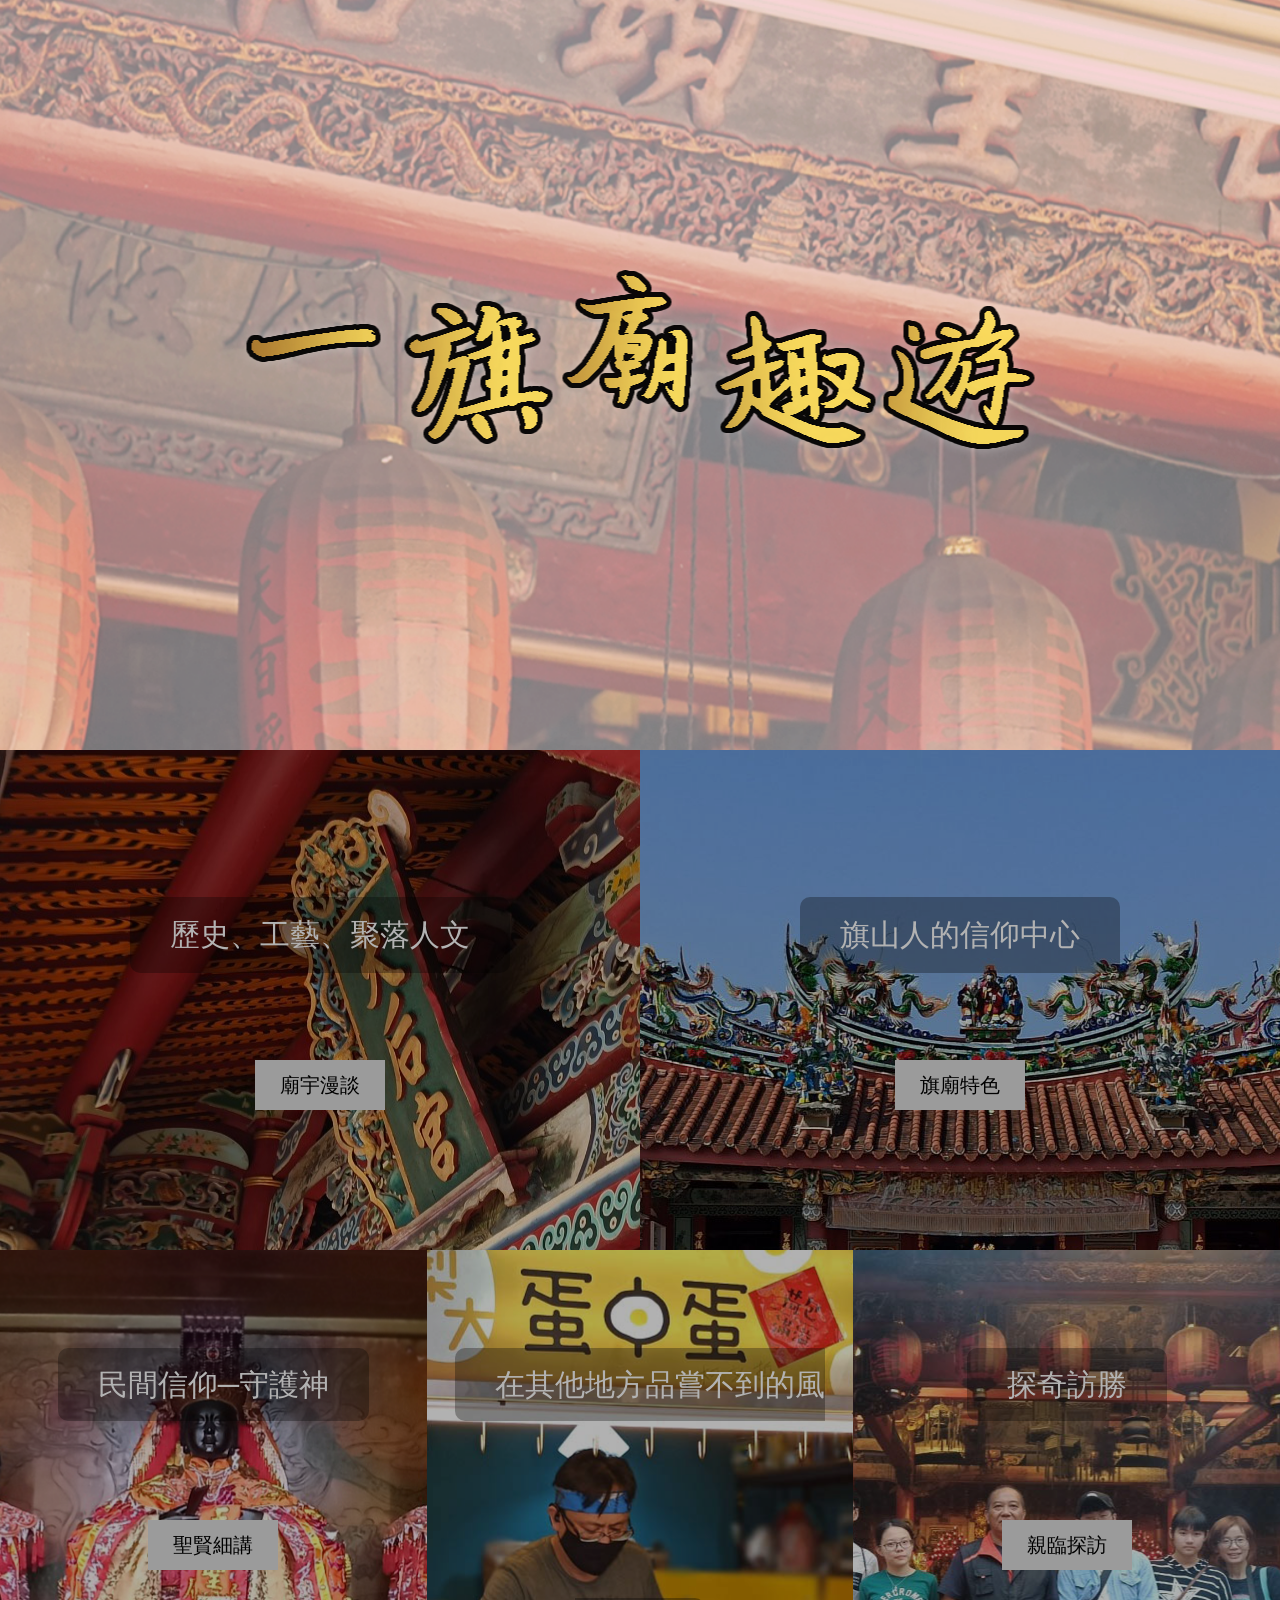
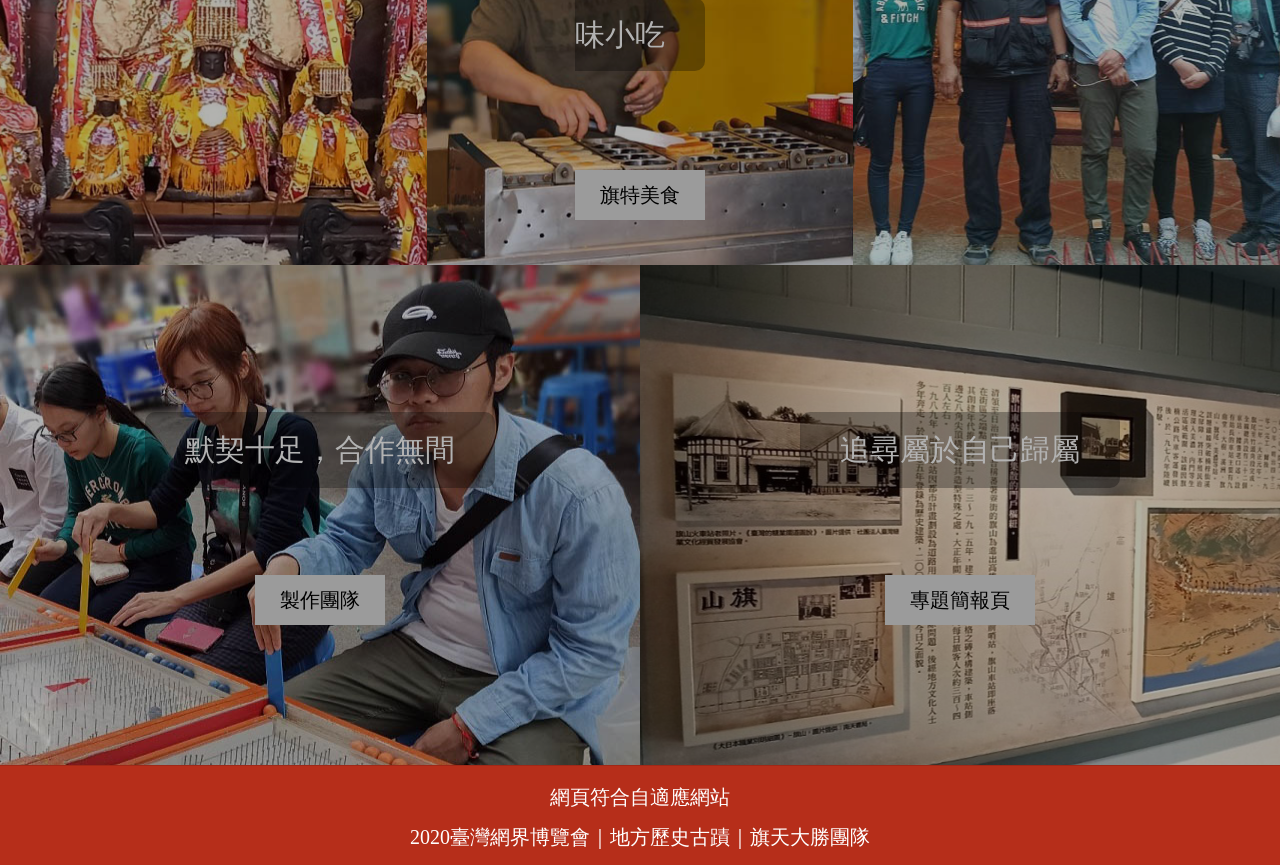
<file: index.htm>
<!DOCTYPE html>
<html lang="en">
  <head>
    <meta charset="utf-8">
	<meta http-equiv="X-UA-Compatible" content="IE=edge">
	<meta name="viewport" content="width=device-width, initial-scale=1">
    <title>一旗廟趣遊</title>
    <!-- Bootstrap -->
	<link href="css/bootstrap-4.0.0.css" rel="stylesheet">
	<link rel="stylesheet" href="https://www.w3schools.com/w3css/4/w3.css">
	  
	  <link rel="stylesheet" href="css/mycss.css">
  </head>
  <body>
	  
	  
	  
	  
	  <div class="parallax" >
	  <img src="image/xx22.png" alt="" 
		   style="background-size: cover;position: absolute;  top: 40%;  left: 50%;  transform: translate(-50%, -50%);">
	   
	   </div>
	  
	  
	  
<!--	  <div class="bg-text" >
		   <h1 style="font-size:50px;line-height:60px;">一旗廟趣遊</h1>
  <h2>Blurred Background</h2>
 
  <a href="index2.html"><button class="t1" >關於旗山</button></a>
</div>-->

	  
	  
	  
	  <div class="w3-cell-row w3-center " style="padding-left:15px ;padding-right:15px">
		  
		  <div class="row " >
			  
  <div class="w3-container w3-blue w3-cell  m col-sm-12 col-md-6 "  style="height: 500px ;background-image: url(image/a.jpg);background-position:50% 30%" >
    <h2 style="height: 350px;margin-bottom: -50px" class="i"><span class="ih2">歷史、工藝、聚落人文</span> </h2>
	  <a href="index2.html">  <button class="h t1">廟宇漫談</button> </a>
	  
	  
  </div>		  
  <div class="w3-container w3-red w3-cell m col-sm-12 col-md-6" style="height: 500px ;background-image: url(image/bbb.jpg);background-position:37% 30%" >
    <h2 style="height: 350px;margin-bottom: -50px" class="i"><span class="ih2">旗山人的信仰中心</span></h2>
	  <a href="index3.html">  <button class="h t1">旗廟特色</button> </a>
  </div>
</div>
	  </div>
	  
 
	  
	  <div class="w3-cell-row" style="padding-left:15px ;padding-right:15px">
		  <div class="row " >
  <div class="w3-container w3-green w3-cell w3-cell-middle w3-center m  col-xs-12 col-md-4" style="background-image: url(image/cc.png);background-position:53% 10%;padding-bottom: 45px">
    <h2 style="line-height: 250px;"><span class="ih2">民間信仰─守護神</span></h2>
	  <a href="index4.html">  <button class="h t1">聖賢細講</button></a>
  </div>
  <div class="w3-container w3-green w3-cell w3-cell-middle w3-center m  col-xs-12 col-md-4" style="background-image: url(image/ddd.jpg);background-position:40% 75%;padding-bottom: 45px">
    <h2 style="line-height: 250px;"><span class="ih2">在其他地方品嘗不到的風味小吃</span></h2>
	  <a href="index5.html">  <button class="h t1">旗特美食</button></a>
  </div>
  <div class="w3-container w3-red w3-cell w3-cell-middle w3-center m  col-xs-12 col-md-4" style="background-image: url(image/ee.jpg);background-position:70% 80%;padding-bottom: 45px">
    <h2 style="line-height: 250px;"><span class="ih2">探奇訪勝</span></h2>
	  <a href="index6.html">  <button class="h t1">親臨探訪</button></a>
	  
  </div>
</div>
	  </div>
	  
	  
	    <div class="w3-cell-row w3-center " style="padding-left:15px ;padding-right:15px">
		  
		  <div class="row " >
			  
  <div class="w3-container w3-blue w3-cell  m col-sm-12 col-md-6 "  style="height: 500px ;background-image: url(image/ff.jpg);background-position:90% 30%" >
    <h2 style="height: 350px;margin-bottom: -50px" class="i"><span class="ih2">默契十足，合作無間 </span> </h2>
	  <a href="index7.html">  <button class="h t1">製作團隊</button> </a>
	  
	  
  </div>		  
  <div class="w3-container w3-red w3-cell m col-sm-12 col-md-6" style="height: 500px ;background-image: url(image/ggg.jpg);background-position:20% 45%"> 
    <h2 style="height: 350px;margin-bottom: -50px" class="i"><span class="ih2">追尋屬於自己歸屬 </span></h2>
	  <a href="narrative.htm">  <button class="h t1">專題簡報頁</button> </a>
  </div>
</div>
	  </div>
	  
	  
	  
	  
	  
	  
	  
	  
	<!--  <div class="w3-container w3-blue m  w3-center" style="background-image: url(image/gg.jpg);background-position:50%  53%;padding-bottom: 45px; background-size: cover;
">
		  <h2 style="line-height: 100px;"><span class="ih2">與心同走，追尋屬於自己的平靜 </span> </h2>
		  <a href="index8.html">     <button class="h t1">專題簡報頁</button></a>
   
  </div>-->
	
	  
	  <div class="card-footer w3-center t1" style="height: 100px;line-height: 40px;background-color:#B62E1A;color: #fff">
		  網頁符合自適應網站<br>2020臺灣網界博覽會｜地方歷史古蹟｜旗天大勝團隊
	  </div>
	  
	  
	  <!--生活起點、信仰足跡、寺廟工藝、信仰之美-->
	  <!--吉美麵包、吳紀肉丸、許家豆花、旗山香蕉-->
	  <!--探訪規劃、探訪實錄、探訪Q&A、探訪花絮-->
	  
	  
	  
	  
	  <script>
	 
	   $(function () {
	       $("#b").mouseenter(function () {
                $("img").delay(5000).fadeOut(2000,function () {
                    
                })
            })
		   })
	   }
	  
	  
	  </script>
	  
	  
  	<!-- body code goes here -->


	<!-- jQuery (necessary for Bootstrap's JavaScript plugins) --> 
	<script src="js/jquery-3.2.1.min.js"></script>

	<!-- Include all compiled plugins (below), or include individual files as needed -->
	<script src="js/popper.min.js"></script> 
	<script src="js/bootstrap-4.0.0.js"></script>
  </body>
</html>
</file>
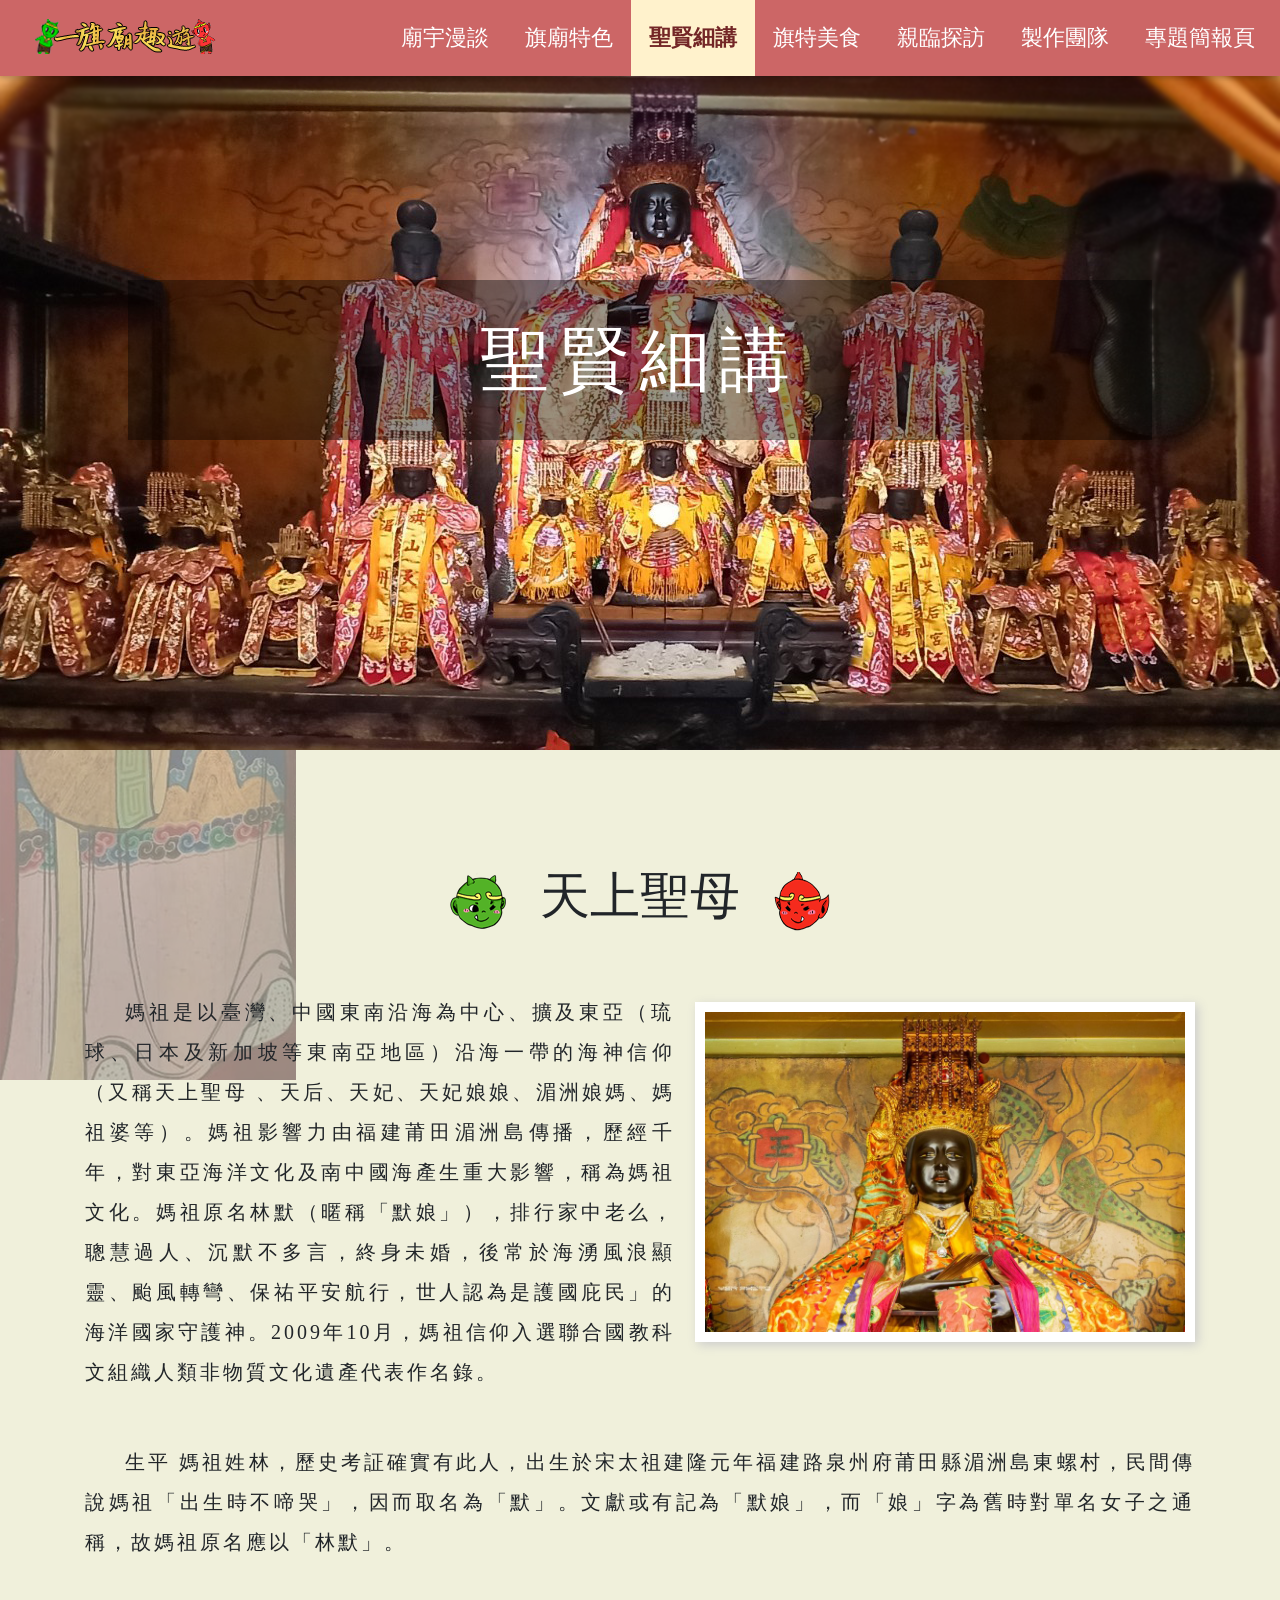
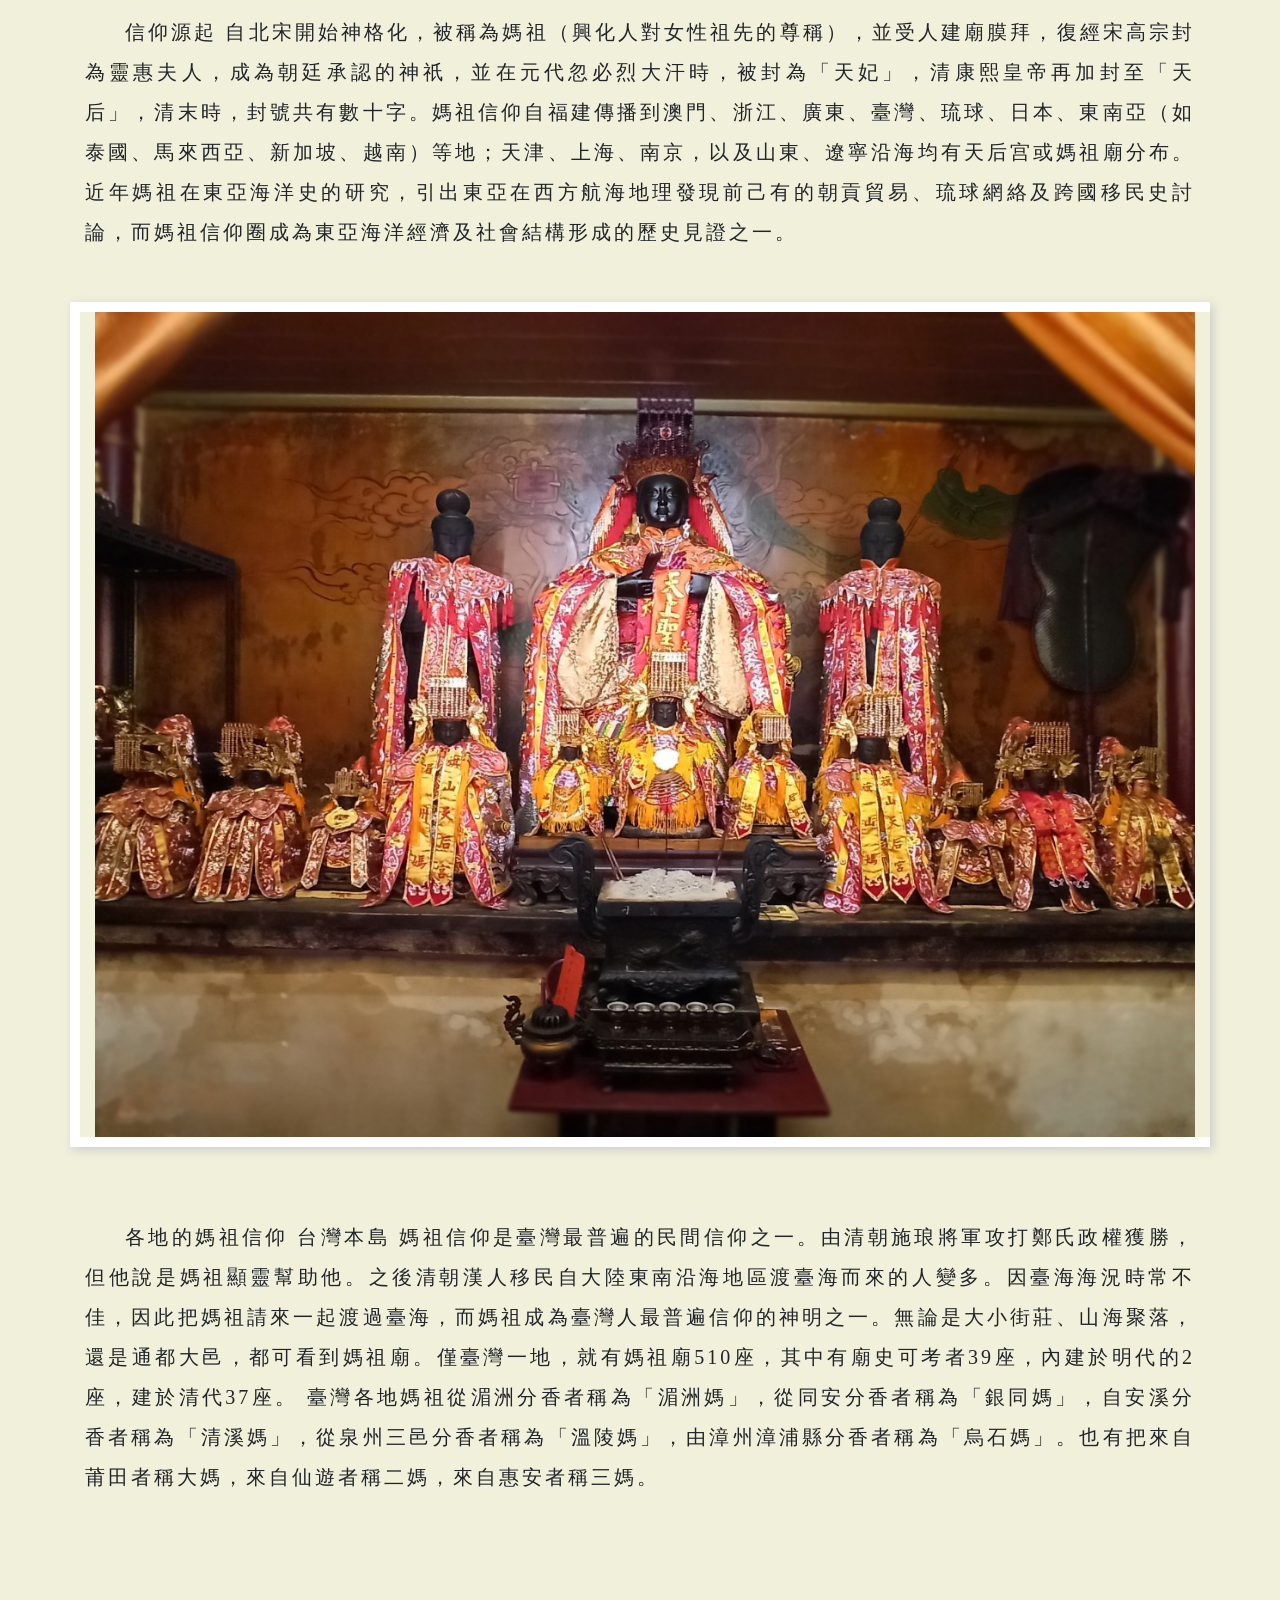
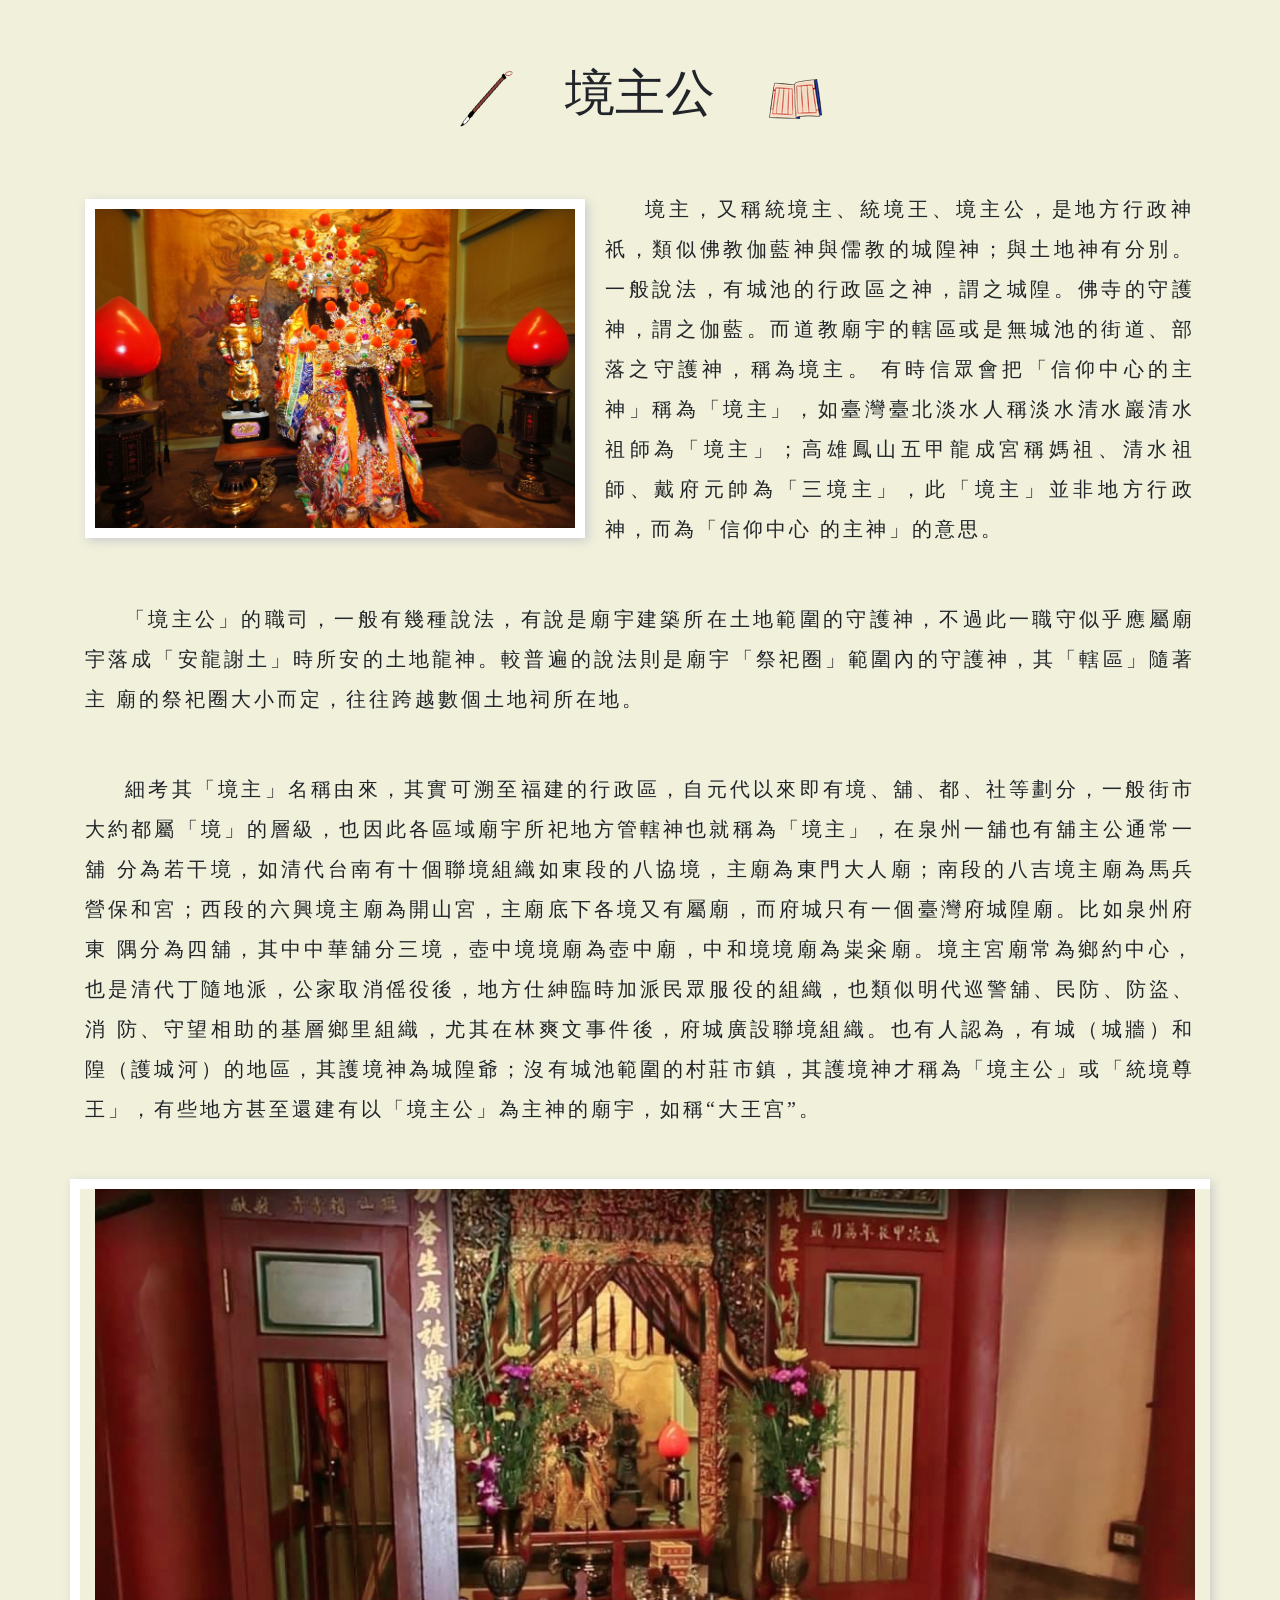
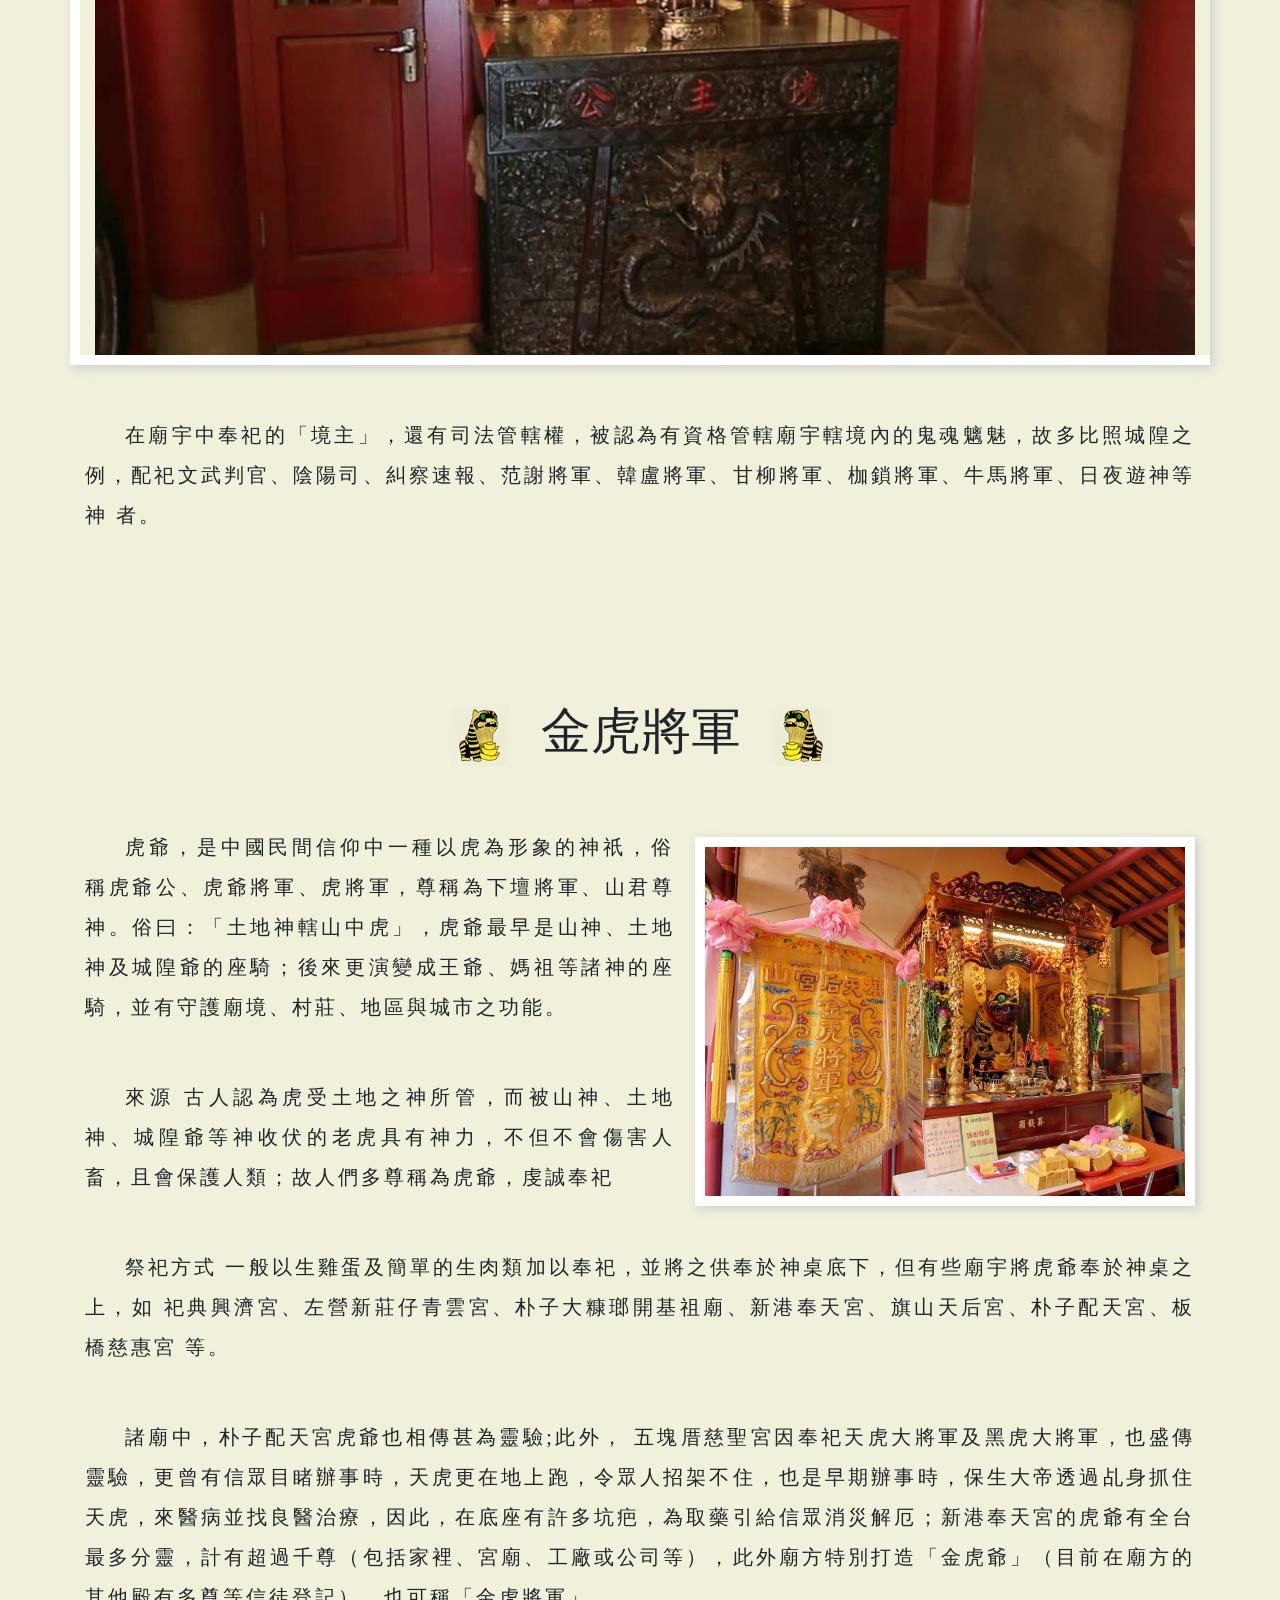
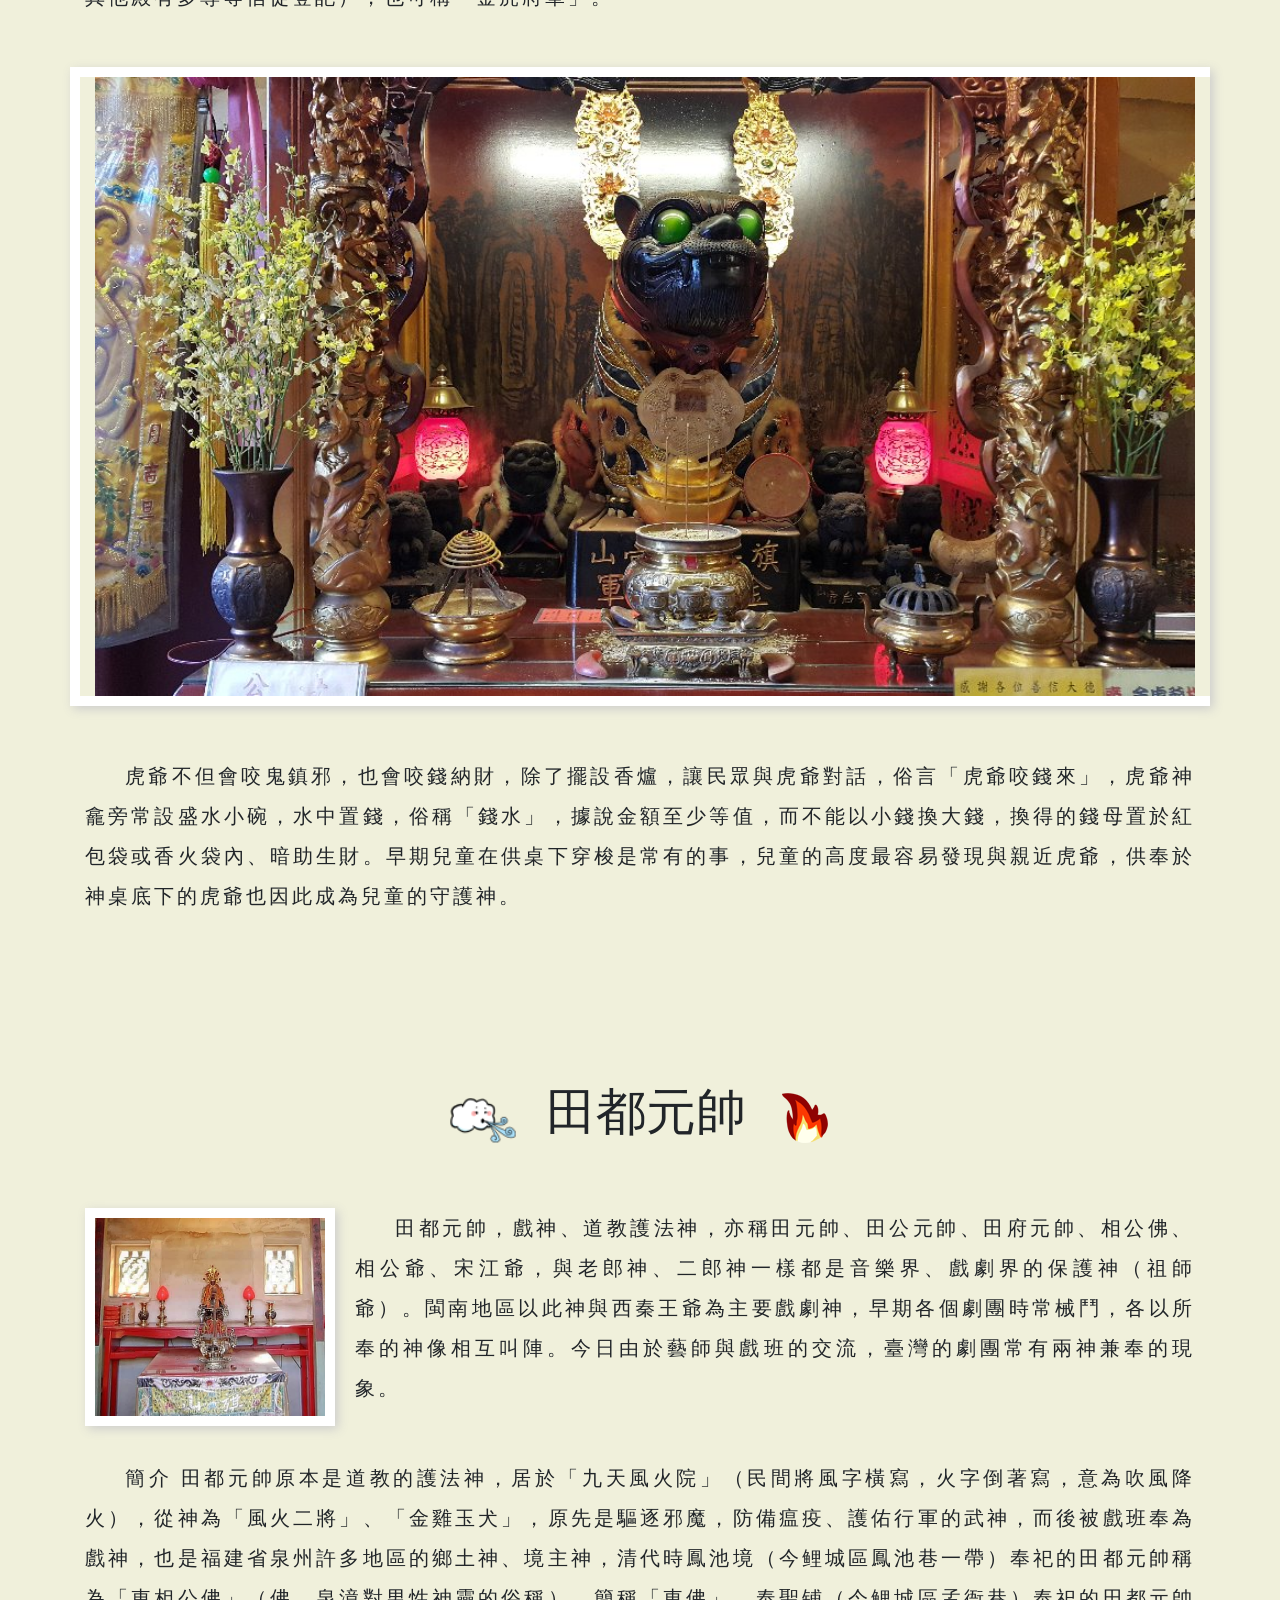
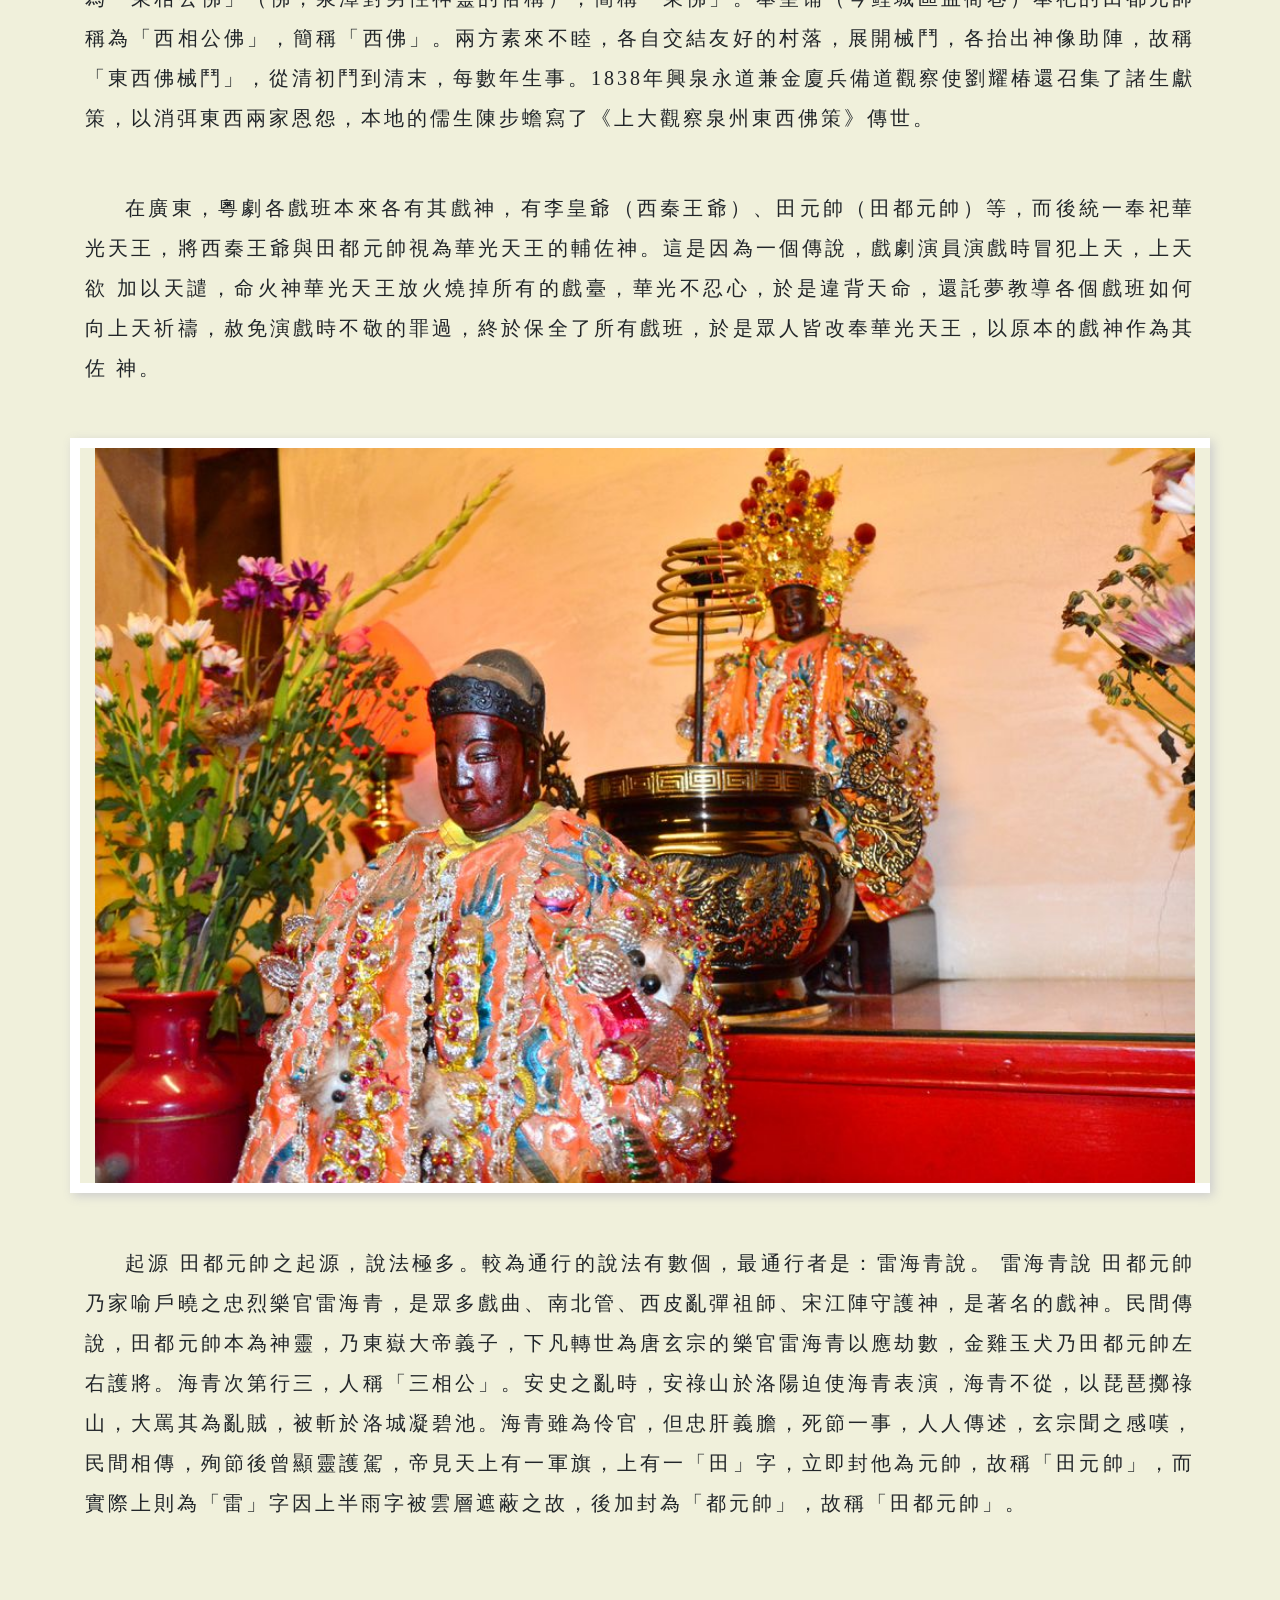
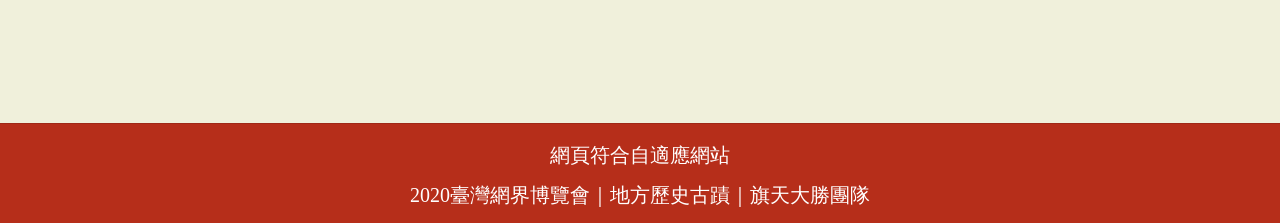
<file: index4.html>
<!DOCTYPE html>
<html lang="en">
  <head>
    <meta charset="utf-8">
	<meta http-equiv="X-UA-Compatible" content="IE=edge">
	<meta name="viewport" content="width=device-width, initial-scale=1">
    <title>聖賢細講</title>
    <!-- Bootstrap -->
	<link href="css/bootstrap-4.0.0.css" rel="stylesheet">
	  
	<!--選單-->
	  <link rel="stylesheet" href="css/css2.css">
<link rel="stylesheet" href="https://fonts.googleapis.com/css?family=Raleway">
<link rel="stylesheet" href="https://cdnjs.cloudflare.com/ajax/libs/font-awesome/4.7.0/css/font-awesome.min.css">
<style>
body, html {
  height: auto;
  line-height: 1.8;
}	
.w3-bar .w3-button {
  padding: 18px;
}
p{
  font-family: "微軟正黑體";
  font-size: 20px;
  text-indent: 2em;
  text-align: justify;
  line-height: 2em;
  letter-spacing: 3px;
  margin-bottom: 50px;
	}
</style>
  <!--選單完-->	  
	  <!--mycss-->
	  <link rel="stylesheet" href="css/mycss.css">
	  
	  
  </head>
  <body class="body">
	  
	  
	   <!--選單-->
	  <!-- 導航欄（位於頂部） -->
	  
      <div class="w3-top" style="z-index: 3" >
      <div class="w3-bar w3-white w3-card" id="myNavbar"  style="font-size: 22px; font-family: '標楷體';">
      <a href="index.htm" class="w3-bar-item w3-wide " style="padding-top:15px"> <img src="image/logo.png" alt="">  </a>
     <!-- 右側導航欄鏈接-->
     <div class="w3-right w3-hide-small ">
		 
		 
		 <div class="w3-dropdown-hover">
       <a href="index2.html"><button class="w3-button " style="background-color:#CC6666;color: #fff">廟宇漫談 </button></a>
       <div class="w3-dropdown-content w3-bar-block w3-card-4">
        <a href="index2.html#i21" class="w3-bar-item w3-button">生活起點</a>
        <a href="index2.html#i22" class="w3-bar-item w3-button">信仰足跡</a>
        <a href="index2.html#i23" class="w3-bar-item w3-button">寺廟工藝</a>
		<a href="index2.html#i24" class="w3-bar-item w3-button">信仰之美</a>
       </div>
       </div>
		 
		 
		 
		 
		<div class="w3-dropdown-hover">
       <a href="index3.html"><button class="w3-button ">旗廟特色 </button></a>
       <div class="w3-dropdown-content w3-bar-block w3-card-4">
        <a href="index3.html#i31" class="w3-bar-item w3-button">脈絡循序</a>
        <a href="index3.html#i32" class="w3-bar-item w3-button">鬼斧神工</a>
        <a href="index3.html#i33" class="w3-bar-item w3-button">輾轉更迭</a>
       </div>
       </div>
		
		 <div class="w3-dropdown-hover">
       <a href="index4.html"><button class="w3-button " style="color:#732626;background-color:#fff2cc;font-weight: bold">聖賢細講</button></a>
       <div class="w3-dropdown-content w3-bar-block w3-card-4">
        <a href="index4.html#i41" class="w3-bar-item w3-button">天上聖母</a>
        <a href="index4.html#i42" class="w3-bar-item w3-button">境主公</a>
        <a href="index4.html#i43" class="w3-bar-item w3-button">金虎將軍</a>
		<a href="index4.html#i44" class="w3-bar-item w3-button">田都元帥</a>
		 
       </div>
       </div>
      
       <div class="w3-dropdown-hover">
       <a href="index5.html"><button class="w3-button ">旗特美食</button></a>
       <div class="w3-dropdown-content w3-bar-block w3-card-4">
        <a href="index5.html#i51" class="w3-bar-item w3-button">吉美麵包</a>
        <a href="index5.html#i52" class="w3-bar-item w3-button">吳記肉丸</a>
        <a href="index5.html#i53" class="w3-bar-item w3-button">許家豆花</a>
		<a href="index5.html#i54" class="w3-bar-item w3-button">吳師傅滷味</a>
		<a href="index5.html#i55" class="w3-bar-item w3-button">榮記肉圓</a>
       </div>
       </div>
     
      
	    <div class="w3-dropdown-hover">
	   <a href="index6.html"><button class="w3-button ">親臨探訪</button></a>
       <div class="w3-dropdown-content w3-bar-block w3-card-4">
        <a href="index6.html#i61" class="w3-bar-item w3-button">探訪規劃</a>
        <a href="index6.html#i62" class="w3-bar-item w3-button">探訪實錄</a>
        <a href="index6.html#i63" class="w3-bar-item w3-button">探訪Q&A</a>
       </div>
       </div>
		 
		 <div class="w3-dropdown-hover">
	   <a href="index7.html"><button class="w3-button ">製作團隊</button></a>
       <div class="w3-dropdown-content w3-bar-block w3-card-4">
        <a href="index7.html#i71" class="w3-bar-item w3-button">組員介紹</a>
        <a href="index7.html#i72" class="w3-bar-item w3-button">參考資料</a>
      
       </div>
       </div>
		 
		 
		 
     
	  <a href="narrative.htm" class="w3-bar-item w3-button" style="padding-right: 25px">專題簡報頁</a>
		 
    </div>
		  
		  
    <!-- 在小屏幕上隱藏右上角的鏈接，並將其替換為菜單圖標 --><a href="javascript:void(0)" class="w3-bar-item w3-button w3-right w3-hide-large w3-hide-medium" onClick="w3_open()"> <em class="fa fa-bars"></em> </a></div>
</div>


<!-- 單擊菜單圖標時，小屏幕上的側欄 -->	  
<nav class="w3-sidebar w3-bar-block w3-black w3-card w3-animate-left w3-hide-medium w3-hide-large" style="display:none;margin-top:75px;z-index:3;font-family: '標楷體';font-size: 22px" id="mySidebar">	
  <a href="javascript:void(0)" onclick="w3_close()" class="w3-bar-item w3-button w3-large w3-padding-16" >關閉</a>
	
		<div class="w3-dropdown-hover m1 mu1">
      <a href="index2.html"><button class="w3-button " >廟宇漫談</button></a>
      <div class="w3-dropdown-content w3-bar-block w3-card-4" >
        <a href="index2.html#i21" class="w3-bar-item w3-button">生活起點</a>
        <a href="index2.html#i22" class="w3-bar-item w3-button">信仰足跡</a>
        <a href="index2.html#i23" class="w3-bar-item w3-button">寺廟工藝</a>
		<a href="index2.html#i24" class="w3-bar-item w3-button">信仰之美</a>
      </div>
		 <p  class="mm1" style="height: 180px"></p>
      </div>
	
	
	 <div class="w3-dropdown-hover m1 mu1">
      <a href="index3.html"><button class="w3-button " >旗廟特色</button></a>
      <div class="w3-dropdown-content w3-bar-block w3-card-4" >
        <a href="index3.html#i31" class="w3-bar-item w3-button">脈絡循序</a>
        <a href="index3.html#i32" class="w3-bar-item w3-button">鬼斧神工</a>
        <a href="index3.html#i33" class="w3-bar-item w3-button">輾轉更迭</a>
      </div>
		 <p  class="mm1" style="height:135px;"></p>
      </div>
	
     <div class="w3-dropdown-hover m1 mu1">
      <a href="index4.html"><button class="w3-button " style="color:#732626;background-color:#fff2cc;font-weight: bold">聖賢系講</button></a>
      <div class="w3-dropdown-content w3-bar-block w3-card-4" >
        <a href="index4.html#i41" class="w3-bar-item w3-button">天上聖母</a>
        <a href="index4.html#i42" class="w3-bar-item w3-button">境主公</a>
        <a href="index4.html#i43" class="w3-bar-item w3-button">金虎將軍</a>
		<a href="index4.html#i44" class="w3-bar-item w3-button">田都元帥</a>
      </div>
		 <p  class="mm1" style="height: 180px"></p>
      </div>
	 
	
	 <div class="w3-dropdown-hover m1 mu1">
      <a href="index5.html"><button class="w3-button " >旗特美食</button></a>
      <div class="w3-dropdown-content w3-bar-block w3-card-4" >
       <a href="index5.html#i51" class="w3-bar-item w3-button">吉美麵包</a>
        <a href="index5.html#i52" class="w3-bar-item w3-button">吳記肉丸</a>
        <a href="index5.html#i53" class="w3-bar-item w3-button">許家豆花</a>
		<a href="index5.html#i54" class="w3-bar-item w3-button">吳師傅滷味</a>
		<a href="index5.html#i55" class="w3-bar-item w3-button">榮記肉圓</a>
      </div>
		 <p class="mm1" style="height: 235px"></p>
      </div>
	
	
	<div class="w3-dropdown-hover m1 mu1">
     <a href="index6.html"> <button class="w3-button " >親臨探訪</button></a>
      <div class="w3-dropdown-content w3-bar-block w3-card-4" >
        <a href="index6.html#i61" class="w3-bar-item w3-button">探訪規劃</a>
        <a href="index6.html#i62" class="w3-bar-item w3-button">探訪實錄</a>
        <a href="index6.html#i63" class="w3-bar-item w3-button">探訪Q&A</a>
      </div>
		 <p class="mm1" style="height:135px;"></p>
      </div>
	
	<div class="w3-dropdown-hover m1 mu1">
     <a href="index7.html"> <button class="w3-button " >製作團隊</button></a>
      <div class="w3-dropdown-content w3-bar-block w3-card-4" >
        <a href="index7.html#i71" class="w3-bar-item w3-button">組員介紹</a>
        <a href="index7.html#i72" class="w3-bar-item w3-button">參考資料</a>
      </div>
		 <p class="mm1" style="height: 70px"></p>
      </div>
	
  

  <a href="narrative.htm" onclick="w3_close()" class="w3-bar-item w3-button">專題簡報頁</a>
	
</nav>
	 <!--選單完-->

	  <div class="parallax4"></div>
	  
	  <div class="bg-text" >
		   <h1 style="font-size:70px;line-height:100px;">聖賢細講</h1>
 
      </div>
	  
	  <a name="i41"></a>
	 
	  
   <div class="container" style="margin-top: 100px"> 
          
          
    <table class="img1" width="400" border="0"  align="center" >
  <tbody>
    <tr>
      <td align="center" ><img src="image/ss.png" alt=""  class="img2"></td>
      <td align="center">天上聖母</td>
      <td align="center"><img src="image/mm.png" alt=""  class="img2"></td>
    </tr>
  </tbody>
</table>
	   
	   
     <p>
          
         <img src="image/imgi41.jpg" alt="" width="500px" style="float: right;margin-top: 10px;margin-left: 20px" class="iimg imgi2">
           
		 媽祖是以臺灣、中國東南沿海為中心、擴及東亞（琉球、日本及新加坡等東南亞地區）沿海一帶的海神信仰（又稱天上聖母 、天后、天妃、天妃娘娘、湄洲娘媽、媽祖婆等）。媽祖影響力由福建莆田湄洲島傳播，歷經千年，對東亞海洋文化及南中國海產生重大影響，稱為媽祖文化。媽祖原名林默（暱稱「默娘」），排行家中老么，聰慧過人、沉默不多言，終身未婚，後常於海湧風浪顯靈、颱風轉彎、保祐平安航行，世人認為是護國庇民」的海洋國家守護神。2009年10月，媽祖信仰入選聯合國教科文組織人類非物質文化遺產代表作名錄。
		 
		 
	 </p>
      
      
      
	 <p>生平
		媽祖姓林，歷史考証確實有此人，出生於宋太祖建隆元年福建路泉州府莆田縣湄洲島東螺村，民間傳說媽祖「出生時不啼哭」，因而取名為「默」。文獻或有記為「默娘」，而「娘」字為舊時對單名女子之通稱，故媽祖原名應以「林默」。
	 </p>


	 <p>
	 
	 信仰源起
		自北宋開始神格化，被稱為媽祖（興化人對女性祖先的尊稱），並受人建廟膜拜，復經宋高宗封為靈惠夫人，成為朝廷承認的神祇，並在元代忽必烈大汗時，被封為「天妃」，清康熙皇帝再加封至「天后」，清末時，封號共有數十字。媽祖信仰自福建傳播到澳門、浙江、廣東、臺灣、琉球、日本、東南亞（如泰國、馬來西亞、新加坡、越南）等地；天津、上海、南京，以及山東、遼寧沿海均有天后宫或媽祖廟分布。近年媽祖在東亞海洋史的研究，引出東亞在西方航海地理發現前己有的朝貢貿易、琉球網絡及跨國移民史討論，而媽祖信仰圈成為東亞海洋經濟及社會結構形成的歷史見證之一。
	 </p>
      
            <div class="row">
            	
            	 <img src="image/c.png" alt=""  class="col-md-12 col-xs-6 iimg imgi2" style="margin-bottom: 70px;border-right: 10px;" >
            	
            </div>
                        
          
	  
           
     <p>各地的媽祖信仰
		台灣本島
		媽祖信仰是臺灣最普遍的民間信仰之一。由清朝施琅將軍攻打鄭氏政權獲勝，但他說是媽祖顯靈幫助他。之後清朝漢人移民自大陸東南沿海地區渡臺海而來的人變多。因臺海海況時常不佳，因此把媽祖請來一起渡過臺海，而媽祖成為臺灣人最普遍信仰的神明之一。無論是大小街莊、山海聚落，還是通都大邑，都可看到媽祖廟。僅臺灣一地，就有媽祖廟510座，其中有廟史可考者39座，內建於明代的2座，建於清代37座。
		臺灣各地媽祖從湄洲分香者稱為「湄洲媽」，從同安分香者稱為「銀同媽」，自安溪分香者稱為「清溪媽」，從泉州三邑分香者稱為「溫陵媽」，由漳州漳浦縣分香者稱為「烏石媽」。也有把來自莆田者稱大媽，來自仙遊者稱二媽，來自惠安者稱三媽。
	 </p>

	  
	  
	  
	 

	  
	  </div>
	  
	  <a name="i42"></a>
	  
	  
	  <div class="container" style="margin-top: 150px">
	  
	     
		  
	  <table class="img1" width="400" border="0"  align="center" >
  <tbody>
    <tr>
      <td align="center" ><img src="image/zz.png" alt=""  class="img2"></td>
      <td align="center" >境主公</td>
      <td align="center"><img src="image/xx.png" alt=""  class="img2"></td>
    </tr>
  </tbody>
</table>
		  
		  
		  
	  <p>
         <img src="image/imgi42.jpg" alt="" width="500px" style="float: left;margin-top: 10px;margin-right: 20px" class="iimg imgi2">
	     境主，又稱統境主、統境王、境主公，是地方行政神祇，類似佛教伽藍神與儒教的城隍神；與土地神有分別。一般說法，有城池的行政區之神，謂之城隍。佛寺的守護神，謂之伽藍。而道教廟宇的轄區或是無城池的街道、部落之守護神，稱為境主。
	 
	  
	    有時信眾會把「信仰中心的主神」稱為「境主」，如臺灣臺北淡水人稱淡水清水巖清水祖師為「境主」；高雄鳳山五甲龍成宮稱媽祖、清水祖師、戴府元帥為「三境主」，此「境主」並非地方行政神，而為「信仰中心    的主神」的意思。
	  </p>
	  
      <p>「境主公」的職司，一般有幾種說法，有說是廟宇建築所在土地範圍的守護神，不過此一職守似乎應屬廟宇落成「安龍謝土」時所安的土地龍神。較普遍的說法則是廟宇「祭祀圈」範圍內的守護神，其「轄區」隨著主     廟的祭祀圈大小而定，往往跨越數個土地祠所在地。
	  </p>
          
                       
          
         
          
	 <p>細考其「境主」名稱由來，其實可溯至福建的行政區，自元代以來即有境、舖、都、社等劃分，一般街市大約都屬「境」的層級，也因此各區域廟宇所祀地方管轄神也就稱為「境主」，在泉州一舖也有舖主公通常一舖	    分為若干境，如清代台南有十個聯境組織如東段的八協境，主廟為東門大人廟；南段的八吉境主廟為馬兵營保和宮；西段的六興境主廟為開山宮，主廟底下各境又有屬廟，而府城只有一個臺灣府城隍廟。比如泉州府東    隅分為四舖，其中中華舖分三境，壺中境境廟為壺中廟，中和境境廟為粜籴廟。境主宮廟常為鄉約中心，也是清代丁隨地派，公家取消傜役後，地方仕紳臨時加派民眾服役的組織，也類似明代巡警舖、民防、防盜、消    防、守望相助的基層鄉里組織，尤其在林爽文事件後，府城廣設聯境組織。也有人認為，有城（城牆）和隍（護城河）的地區，其護境神為城隍爺；沒有城池範圍的村莊市鎮，其護境神才稱為「境主公」或「統境尊      王」，有些地方甚至還建有以「境主公」為主神的廟宇，如稱“大王宫”。
	 </p>

    
      <div class="row">
            	
            	 <img src="image/imgi422.jpg" alt=""  class="col-md-12 col-xs-4 iimg imgi2" style="margin-bottom: 50px;border-right: 10px;">
            	
            </div>
    
    
    
     <p>在廟宇中奉祀的「境主」，還有司法管轄權，被認為有資格管轄廟宇轄境內的鬼魂魑魅，故多比照城隍之例，配祀文武判官、陰陽司、糾察速報、范謝將軍、韓盧將軍、甘柳將軍、枷鎖將軍、牛馬將軍、日夜遊神等神    者。
	 </p>

	  
	  
	  
	  </div>
	  
	  <a name="i43"></a>
	  
	   <div class="container" style="margin-top: 150px"> 
	    
		   
	   
			
<table class="img1" width="400" border="0"  align="center" >
  <tbody>
    <tr>
      <td align="center" ><img src="image/tt.png" alt=""  class="img2"></td>
      <td align="center">金虎將軍</td>
      <td align="center"><img src="image/tt1.png" alt=""  class="img2"></td>
    </tr>
  </tbody>
</table>

	   
	   
	  <p>
	  
       <img src="image/imgi431.jpg" alt="" width="500px" style="float: right;margin-top: 10px;margin-left: 20px" class="iimg imgi2">
	       
		 虎爺，是中國民間信仰中一種以虎為形象的神祇，俗稱虎爺公、虎爺將軍、虎將軍，尊稱為下壇將軍、山君尊神。俗曰：「土地神轄山中虎」，虎爺最早是山神、土地神及城隍爺的座騎；後來更演變成王爺、媽祖等諸神的座騎，並有守護廟境、村莊、地區與城市之功能。
		 
	  </p>
	   
      <p>來源
         古人認為虎受土地之神所管，而被山神、土地神、城隍爺等神收伏的老虎具有神力，不但不會傷害人畜，且會保護人類；故人們多尊稱為虎爺，虔誠奉祀
	  </p>


	  <p>祭祀方式
         一般以生雞蛋及簡單的生肉類加以奉祀，並將之供奉於神桌底下，但有些廟宇將虎爺奉於神桌之上，如 祀典興濟宮、左營新莊仔青雲宮、朴子大糠瑯開基祖廟、新港奉天宮、旗山天后宮、朴子配天宮、板橋慈惠宮 等。
	  </p>

      <p>諸廟中，朴子配天宮虎爺也相傳甚為靈驗;此外， 五塊厝慈聖宮因奉祀天虎大將軍及黑虎大將軍，也盛傳靈驗，更曾有信眾目睹辦事時，天虎更在地上跑，令眾人招架不住，也是早期辦事時，保生大帝透過乩身抓住天虎，來醫病並找良醫治療，因此，在底座有許多坑疤，為取藥引給信眾消災解厄；新港奉天宮的虎爺有全台最多分靈，計有超過千尊（包括家裡、宮廟、工廠或公司等），此外廟方特別打造「金虎爺」（目前在廟方的其他殿有多尊等信徒登記），也可稱「金虎將軍」。
	  </p>

     <div class="row">
            	
            	 <img src="image/img43.jpg" alt=""  class="col-md-12 col-xs-4 iimg imgi2" style="margin-bottom: 50px;border-right: 10px;">
            	
            </div>
     
     
      <p>虎爺不但會咬鬼鎮邪，也會咬錢納財，除了擺設香爐，讓民眾與虎爺對話，俗言「虎爺咬錢來」，虎爺神龕旁常設盛水小碗，水中置錢，俗稱「錢水」，據說金額至少等值，而不能以小錢換大錢，換得的錢母置於紅包袋或香火袋內、暗助生財。早期兒童在供桌下穿梭是常有的事，兒童的高度最容易發現與親近虎爺，供奉於神桌底下的虎爺也因此成為兒童的守護神。
	  </p>

		  
	  
	  
	  </div>
	  
	  <a name="i44"></a>
	  
	  <div class="container" style="margin-top: 150px">
	  
	  <table class="img1" width="400" border="0"  align="center" >
  <tbody>
    <tr>
      <td align="center" ><img src="image/kk.png" alt=""  class="img2" style="height: 70px"></td>
      <td align="center">田都元帥</td>
      <td align="center"><img src="image/ff.png" alt=""  class="img2"></td>
    </tr>
  </tbody>
</table>
	  
	  <p>
        <img src="image/imgi441.jpg" alt="" width="250px" style="float: left;margin-top: 0px;margin-right:  20px" class="iimg imgi2">
        
         田都元帥，戲神、道教護法神，亦稱田元帥、田公元帥、田府元帥、相公佛、相公爺、宋江爺，與老郎神、二郎神一樣都是音樂界、戲劇界的保護神（祖師爺）。閩南地區以此神與西秦王爺為主要戲劇神，早期各個劇團時常械鬥，各以所奉的神像相互叫陣。今日由於藝師與戲班的交流，臺灣的劇團常有兩神兼奉的現象。
	  </p>
	  
      <p>簡介
		 田都元帥原本是道教的護法神，居於「九天風火院」（民間將風字橫寫，火字倒著寫，意為吹風降火），從神為「風火二將」、「金雞玉犬」，原先是驅逐邪魔，防備瘟疫、護佑行軍的武神，而後被戲班奉為戲神，也是福建省泉州許多地區的鄉土神、境主神，清代時鳳池境（今鲤城區鳳池巷一帶）奉祀的田都元帥稱為「東相公佛」（佛，泉漳對男性神靈的俗稱），簡稱「東佛」。奉聖铺（今鲤城區孟衙巷）奉祀的田都元帥稱為「西相公佛」，簡稱「西佛」。兩方素來不睦，各自交結友好的村落，展開械鬥，各抬出神像助陣，故稱「東西佛械鬥」，從清初鬥到清末，每數年生事。1838年興泉永道兼金廈兵備道觀察使劉耀椿還召集了諸生獻策，以消弭東西兩家恩怨，本地的儒生陳步蟾寫了《上大觀察泉州東西佛策》傳世。
      </p>

		  
	  <p>在廣東，粵劇各戲班本來各有其戲神，有李皇爺（西秦王爺）、田元帥（田都元帥）等，而後統一奉祀華光天王，將西秦王爺與田都元帥視為華光天王的輔佐神。這是因為一個傳說，戲劇演員演戲時冒犯上天，上天欲    加以天譴，命火神華光天王放火燒掉所有的戲臺，華光不忍心，於是違背天命，還託夢教導各個戲班如何向上天祈禱，赦免演戲時不敬的罪過，終於保全了所有戲班，於是眾人皆改奉華光天王，以原本的戲神作為其佐    神。
	  </p>
        
        <div class="row">
            	
            	 <img src="image/imgi44.jpg" alt=""  class="col-md-12 col-xs-4 iimg imgi2" style="margin-bottom: 50px;border-right: 10px;">
            	
            </div>
        
        
      <p>起源
		 田都元帥之起源，說法極多。較為通行的說法有數個，最通行者是：雷海青說。
		 雷海青說
		 田都元帥乃家喻戶曉之忠烈樂官雷海青，是眾多戲曲、南北管、西皮亂彈祖師、宋江陣守護神，是著名的戲神。民間傳說，田都元帥本為神靈，乃東嶽大帝義子，下凡轉世為唐玄宗的樂官雷海青以應劫數，金雞玉犬乃田都元帥左右護將。海青次第行三，人稱「三相公」。安史之亂時，安祿山於洛陽迫使海青表演，海青不從，以琵琶擲祿山，大罵其為亂賊，被斬於洛城凝碧池。海青雖為伶官，但忠肝義膽，死節一事，人人傳述，玄宗聞之感嘆，民間相傳，殉節後曾顯靈護駕，帝見天上有一軍旗，上有一「田」字，立即封他為元帥，故稱「田元帥」，而實際上則為「雷」字因上半雨字被雲層遮蔽之故，後加封為「都元帥」，故稱「田都元帥」。
	  </p>

	  
	  
	  
	  
	  
	 </div>
	  
	  
	  
	  
	 
	  
	  
	  
	  <div class="card-footer w3-center t1" style="height: 100px;line-height: 40px;background-color:#B62E1A;color: #fff;margin-top: 200px">
		  網頁符合自適應網站<br>2020臺灣網界博覽會｜地方歷史古蹟｜旗天大勝團隊
	  </div>
	  
	  <!--myjs-->
  	<script src="js/js2.js"></script>

     <!--Bootstrap-->
	<!-- jQuery (necessary for Bootstrap's JavaScript plugins) --> 
	<script src="js/jquery-3.2.1.min.js"></script>

	<!-- Include all compiled plugins (below), or include individual files as needed -->
	<script src="js/popper.min.js"></script> 
	<script src="js/bootstrap-4.0.0.js"></script>
  </body>
</html>
</file>
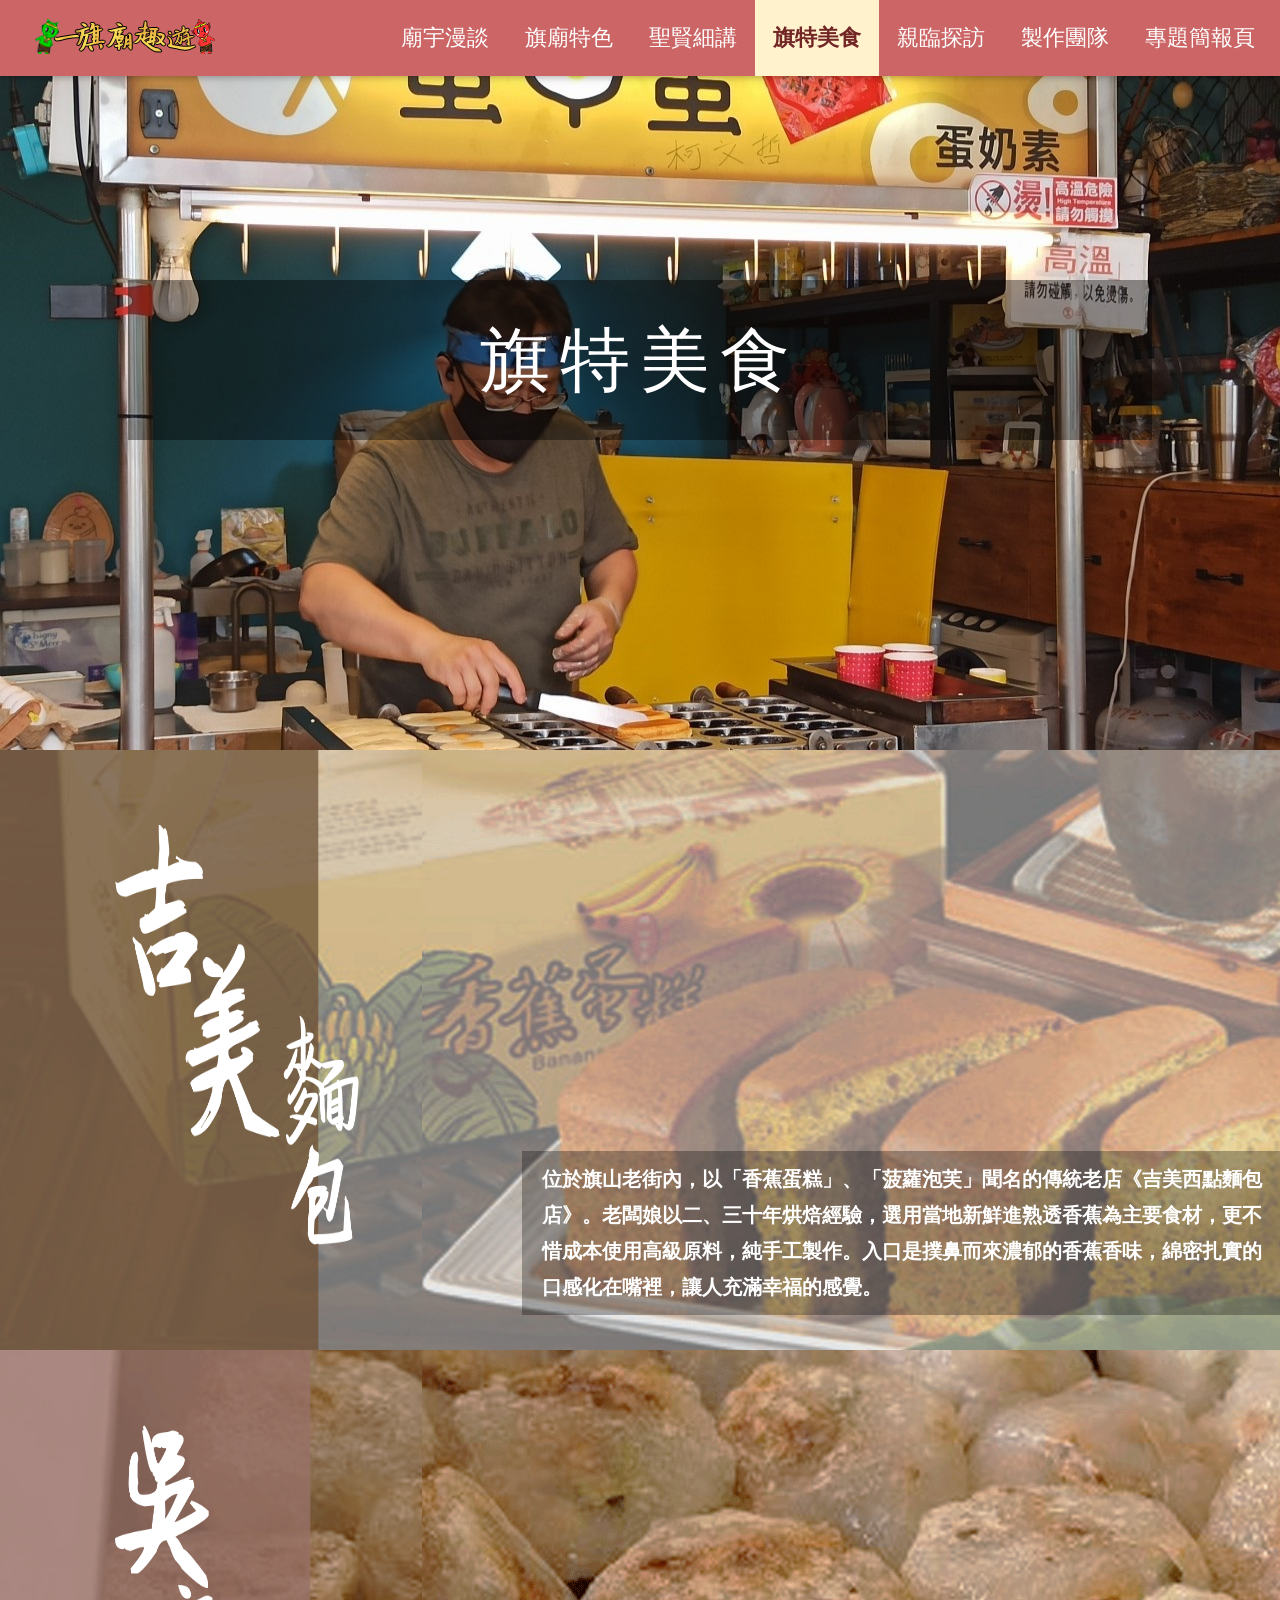
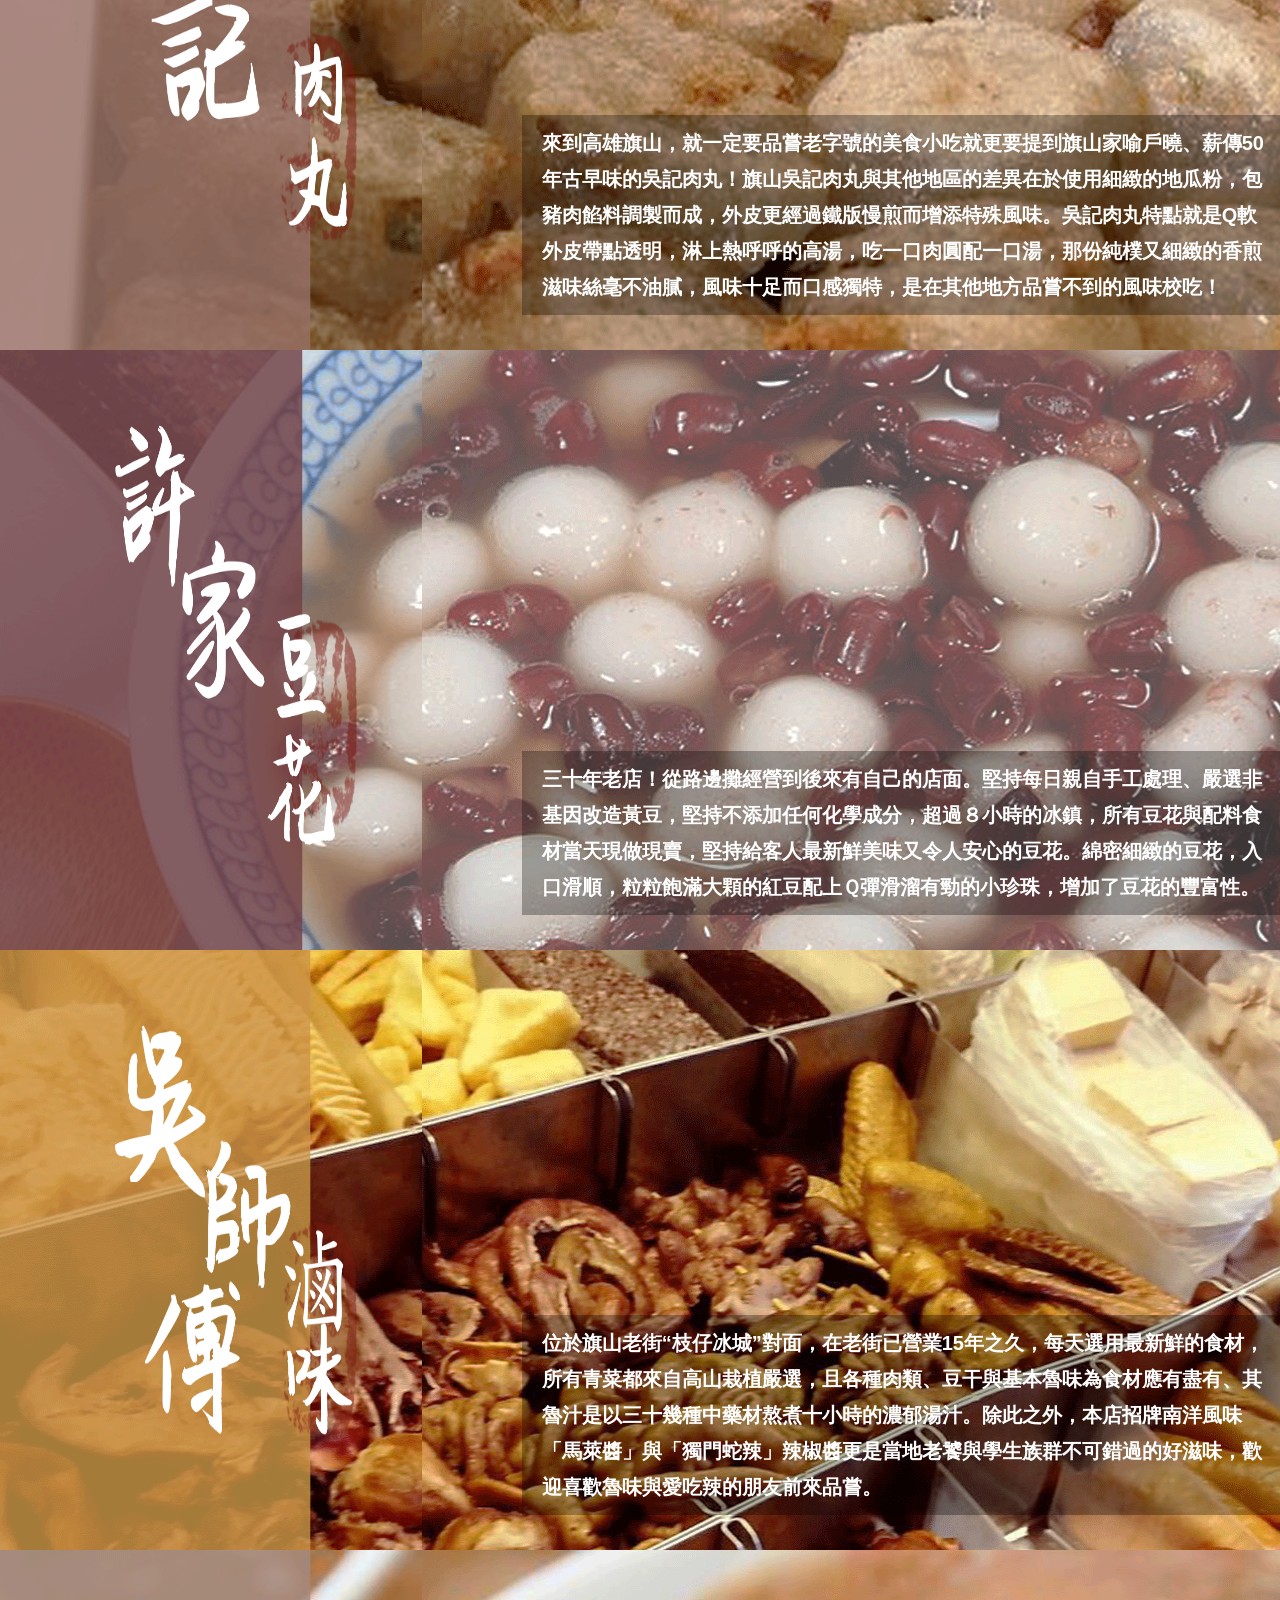
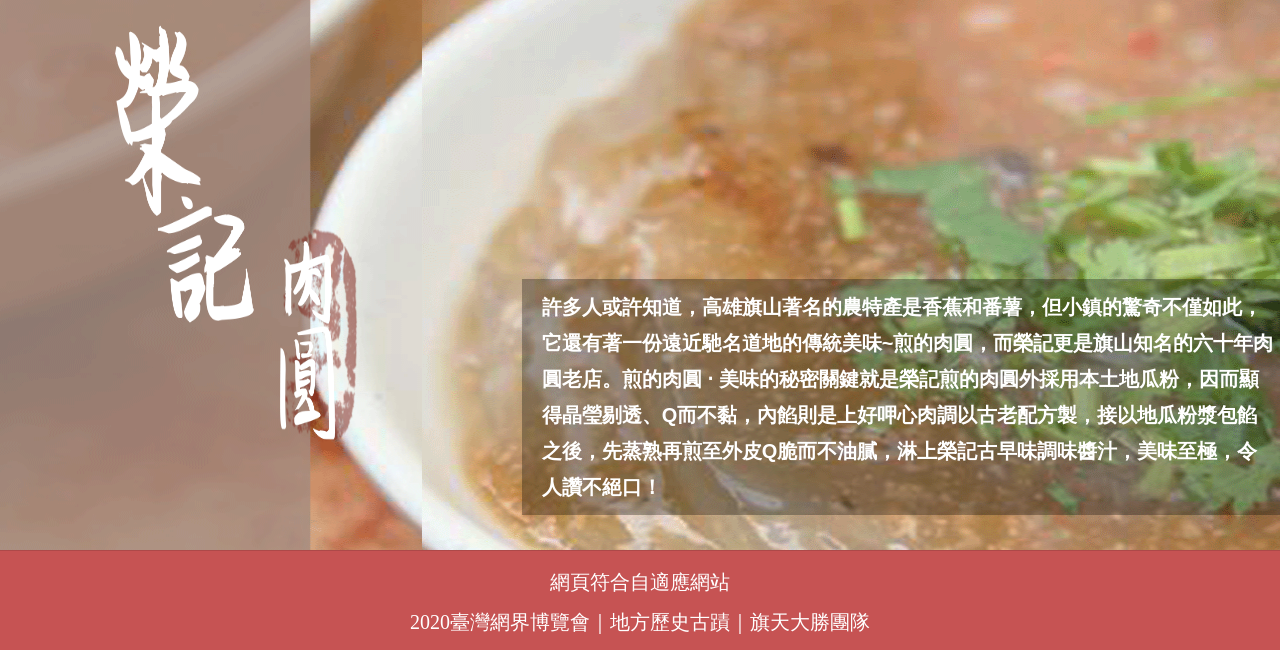
<file: index5.html>
<!DOCTYPE html>
<html lang="en">
  <head>
    <meta charset="utf-8">
	<meta http-equiv="X-UA-Compatible" content="IE=edge">
	<meta name="viewport" content="width=device-width, initial-scale=1">
    <title>旗特美食</title>
    <!-- Bootstrap -->
	<link href="css/bootstrap-4.0.0.css" rel="stylesheet">
	  
	<!--選單-->
	  <link rel="stylesheet" href="css/css2.css">
<link rel="stylesheet" href="https://fonts.googleapis.com/css?family=Raleway">
<link rel="stylesheet" href="https://cdnjs.cloudflare.com/ajax/libs/font-awesome/4.7.0/css/font-awesome.min.css">
<style>
body, html {
  height: auto;
  line-height: 1.8;
}	
.w3-bar .w3-button {
  padding: 18px;
}
</style>
  <!--選單完-->	  
	  <!--mycss-->
	  <link rel="stylesheet" href="css/mycss.css">
	  
	  
  </head>
  <body class="body">
	  
	   <!--選單-->
	  <!-- 導航欄（位於頂部） -->
	  
      <div class="w3-top" style="z-index: 3" >
      <div class="w3-bar w3-white w3-card" id="myNavbar"  style="font-size: 22px; font-family: '標楷體';">
      <a href="index.htm" class="w3-bar-item w3-wide " style="padding-top:15px"> <img src="image/logo.png" alt="">  </a>
     <!-- 右側導航欄鏈接-->
     <div class="w3-right w3-hide-small ">
		 
		 
		 <div class="w3-dropdown-hover">
       <a href="index2.html"><button class="w3-button " style="background-color:#CC6666;color: #fff">廟宇漫談 </button></a>
       <div class="w3-dropdown-content w3-bar-block w3-card-4">
        <a href="index2.html#i21" class="w3-bar-item w3-button">生活起點</a>
        <a href="index2.html#i22" class="w3-bar-item w3-button">信仰足跡</a>
        <a href="index2.html#i23" class="w3-bar-item w3-button">寺廟工藝</a>
		<a href="index2.html#i24" class="w3-bar-item w3-button">信仰之美</a>
       </div>
       </div>
		 
		 
		 
		 
		<div class="w3-dropdown-hover">
       <a href="index3.html"><button class="w3-button ">旗廟特色 </button></a>
       <div class="w3-dropdown-content w3-bar-block w3-card-4">
        <a href="index3.html#i31" class="w3-bar-item w3-button">脈絡循序</a>
        <a href="index3.html#i32" class="w3-bar-item w3-button">鬼斧神工</a>
        <a href="index3.html#i33" class="w3-bar-item w3-button">輾轉更迭</a>
       </div>
       </div>
		
		 <div class="w3-dropdown-hover">
       <a href="index4.html"><button class="w3-button ">聖賢細講</button></a>
       <div class="w3-dropdown-content w3-bar-block w3-card-4">
        <a href="index4.html#i41" class="w3-bar-item w3-button">天上聖母</a>
        <a href="index4.html#i42" class="w3-bar-item w3-button">境主公</a>
        <a href="index4.html#i43" class="w3-bar-item w3-button">金虎將軍</a>
		<a href="index4.html#i44" class="w3-bar-item w3-button">田都元帥</a>
		 
       </div>
       </div>
      
       <div class="w3-dropdown-hover">
       <a href="index5.html"><button class="w3-button " style="color:#732626;background-color:#fff2cc;font-weight: bold">旗特美食</button></a>
       <div class="w3-dropdown-content w3-bar-block w3-card-4">
        <a href="index5.html#i51" class="w3-bar-item w3-button">吉美麵包</a>
        <a href="index5.html#i52" class="w3-bar-item w3-button">吳記肉丸</a>
        <a href="index5.html#i53" class="w3-bar-item w3-button">許家豆花</a>
		<a href="index5.html#i54" class="w3-bar-item w3-button">吳師傅滷味</a>
		<a href="index5.html#i55" class="w3-bar-item w3-button">榮記肉圓</a>
       </div>
       </div>
     
      
	    <div class="w3-dropdown-hover">
	   <a href="index6.html"><button class="w3-button ">親臨探訪</button></a>
       <div class="w3-dropdown-content w3-bar-block w3-card-4">
        <a href="index6.html#i61" class="w3-bar-item w3-button">探訪規劃</a>
        <a href="index6.html#i62" class="w3-bar-item w3-button">探訪實錄</a>
        <a href="index6.html#i63" class="w3-bar-item w3-button">探訪Q&A</a>
       </div>
       </div>
		 
		 <div class="w3-dropdown-hover">
	   <a href="index7.html"><button class="w3-button ">製作團隊</button></a>
       <div class="w3-dropdown-content w3-bar-block w3-card-4">
        <a href="index7.html#i71" class="w3-bar-item w3-button">組員介紹</a>
        <a href="index7.html#i72" class="w3-bar-item w3-button">參考資料</a>
      
       </div>
       </div>
		 
		 
		 
     
	  <a href="narrative.htm" class="w3-bar-item w3-button" style="padding-right: 25px">專題簡報頁</a>
		 
    </div>
		  
		  
    <!-- 在小屏幕上隱藏右上角的鏈接，並將其替換為菜單圖標 --><a href="javascript:void(0)" class="w3-bar-item w3-button w3-right w3-hide-large w3-hide-medium" onClick="w3_open()"> <em class="fa fa-bars"></em> </a></div>
</div>


<!-- 單擊菜單圖標時，小屏幕上的側欄 -->	  
<nav class="w3-sidebar w3-bar-block w3-black w3-card w3-animate-left w3-hide-medium w3-hide-large" style="display:none;margin-top:75px;z-index:3;font-family: '標楷體';font-size: 22px" id="mySidebar">	
  <a href="javascript:void(0)" onclick="w3_close()" class="w3-bar-item w3-button w3-large w3-padding-16" >關閉</a>
	
		<div class="w3-dropdown-hover m1 mu1">
      <a href="index2.html"><button class="w3-button " >廟宇漫談</button></a>
      <div class="w3-dropdown-content w3-bar-block w3-card-4" >
        <a href="index2.html#i21" class="w3-bar-item w3-button">生活起點</a>
        <a href="index2.html#i22" class="w3-bar-item w3-button">信仰足跡</a>
        <a href="index2.html#i23" class="w3-bar-item w3-button">寺廟工藝</a>
		<a href="index2.html#i24" class="w3-bar-item w3-button">信仰之美</a>
      </div>
		 <p  class="mm1" style="height: 220px"></p>
      </div>
	
	
	 <div class="w3-dropdown-hover m1 mu1">
      <a href="index3.html"><button class="w3-button " >旗廟特色</button></a>
      <div class="w3-dropdown-content w3-bar-block w3-card-4" >
        <a href="index3.html#i31" class="w3-bar-item w3-button">脈絡循序</a>
        <a href="index3.html#i32" class="w3-bar-item w3-button">鬼斧神工</a>
        <a href="index3.html#i33" class="w3-bar-item w3-button">輾轉更迭</a>
      </div>
		 <p  class="mm1" style="height:165px;"></p>
      </div>
	
     <div class="w3-dropdown-hover m1 mu1">
      <a href="index4.html"><button class="w3-button " >聖賢系講</button></a>
      <div class="w3-dropdown-content w3-bar-block w3-card-4" >
        <a href="index4.html#i41" class="w3-bar-item w3-button">天上聖母</a>
        <a href="index4.html#i42" class="w3-bar-item w3-button">境主公</a>
        <a href="index4.html#i43" class="w3-bar-item w3-button">金虎將軍</a>
		<a href="index4.html#i44" class="w3-bar-item w3-button">田都元帥</a>
      </div>
		 <p  class="mm1" style="height: 220px"></p>
      </div>
	 
	
	 <div class="w3-dropdown-hover m1 mu1">
      <a href="index5.html"><button class="w3-button " style="color:#732626;background-color:#fff2cc;font-weight: bold">旗特美食</button></a>
      <div class="w3-dropdown-content w3-bar-block w3-card-4" >
       <a href="index5.html#i51" class="w3-bar-item w3-button">吉美麵包</a>
        <a href="index5.html#i52" class="w3-bar-item w3-button">吳記肉丸</a>
        <a href="index5.html#i53" class="w3-bar-item w3-button">許家豆花</a>
		<a href="index5.html#i54" class="w3-bar-item w3-button">吳師傅滷味</a>
		<a href="index5.html#i55" class="w3-bar-item w3-button">榮記肉圓</a>
      </div>
		 <p class="mm1" style="height: 275px"></p>
      </div>
	
	
	<div class="w3-dropdown-hover m1 mu1">
     <a href="index6.html"> <button class="w3-button " >親臨探訪</button></a>
      <div class="w3-dropdown-content w3-bar-block w3-card-4" >
        <a href="index6.html#i61" class="w3-bar-item w3-button">探訪規劃</a>
        <a href="index6.html#i62" class="w3-bar-item w3-button">探訪實錄</a>
        <a href="index6.html#i63" class="w3-bar-item w3-button">探訪Q&A</a>
      </div>
		 <p class="mm1" style="height:165px;"></p>
      </div>
	
	<div class="w3-dropdown-hover m1 mu1">
     <a href="index7.html"> <button class="w3-button " >製作團隊</button></a>
      <div class="w3-dropdown-content w3-bar-block w3-card-4" >
        <a href="index7.html#i71" class="w3-bar-item w3-button">組員介紹</a>
        <a href="index7.html#i72" class="w3-bar-item w3-button">參考資料</a>
      </div>
		 <p class="mm1" style="height: 100px"></p>
      </div>
	
  

  <a href="narrative.htm" onclick="w3_close()" class="w3-bar-item w3-button">專題簡報頁</a>
	
</nav>
	 <!--選單完-->

<div class="parallax5"></div>
	  
	  <div class="bg-text" >
<h1 style="font-size:70px;line-height:100px;">旗特美食</h1>
		   
      </div>
      <a name="i51"></a>
      
<div class="row " >
			  
  <div class=" w3-blue w3-cell  col-sm-12 col-md-4 "  style="height: 600px;max-width: 632px ;background-image: url(image/q1_01.gif);background-position:90% 30%" >
    <img src="image/q3.png" alt="" width="60%" height="70%" style="margin-left: 115px;margin-top: 75px">
	  
  </div>		  
  
  
  
  <div class=" w3-red w3-cell  col-sm-12 col-md-8" style="height: 600px;background-size: 1290px 600px ;background-image: url(image/q1_02.gif);"> 
    <p class="i5p"><strong>位於旗山老街內，以「香蕉蛋糕」、「菠蘿泡芙」聞名的傳統老店《吉美西點麵包店》。老闆娘以二、三十年烘焙經驗，選用當地新鮮進熟透香蕉為主要食材，更不惜成本使用高級原料，純手工製作。入口是撲鼻而來濃郁的香蕉香味，綿密扎實的口感化在嘴裡，讓人充滿幸福的感覺。</strong>　</p>
	 
  </div>
		  
</div>
	 
	   <a name="i52" ></a>
	  
	  <div class="row " >
			 
  <div class=" w3-blue w3-cell  col-sm-12 col-md-4 "  style="height: 600px;max-width: 640px ;background-image: url(image/w1_01.gif);background-position:90% 30%" >
    <img src="image/w3.png" alt="" width="60%" height="70%" style="margin-left: 115px;margin-top: 75px">
	  
  </div>		  
  <div class=" w3-red w3-cell  col-sm-12 col-md-8" style="height: 600px ;background-image: url(image/w1_02.gif);"> 
    <p class="i5p"><strong>來到高雄旗山，就一定要品嘗老字號的美食小吃就更要提到旗山家喻戶曉、薪傳50年古早味的吳記肉丸！旗山吳記肉丸與其他地區的差異在於使用細緻的地瓜粉，包豬肉餡料調製而成，外皮更經過鐵版慢煎而增添特殊風味。吳記肉丸特點就是Q軟外皮帶點透明，淋上熱呼呼的高湯，吃一口肉圓配一口湯，那份純樸又細緻的香煎滋味絲毫不油膩，風味十足而口感獨特，是在其他地方品嘗不到的風味校吃！</strong>　</p>
	 
  </div>
</div>
	  
	  
	 
		  <a name="i53"></a>
		  <div class="row " >
			  
  <div class=" w3-blue w3-cell  col-sm-12 col-md-4 "  style="height: 600px ;background-image: url(image/b5_01.gif);background-position:90% 30%" >
    <img src="image/b3.png" alt="" width="60%" height="70%" style="margin-left: 115px;margin-top: 75px">
	  
  </div>		  
  <div class=" w3-red w3-cell  col-sm-12 col-md-8" style="height: 600px ;background-image: url(image/b5_02.gif);"> 
    <p class="i5p"><strong>三十年老店！從路邊攤經營到後來有自己的店面。堅持每日親自手工處理、嚴選非基因改造黃豆，堅持不添加任何化學成分，超過８小時的冰鎮，所有豆花與配料食材當天現做現賣，堅持給客人最新鮮美味又令人安心的豆花。綿密細緻的豆花，入口滑順，粒粒飽滿大顆的紅豆配上Ｑ彈滑溜有勁的小珍珠，增加了豆花的豐富性。</strong>　</p>
	 
  </div>
</div>
	 
		  <a name="i54"></a>
		  <div class="row " >
			  
  <div class=" w3-blue w3-cell  col-sm-12 col-md-4 "  style="height: 600px;max-width: 632px ;background-image: url(image/c1_01.gif);background-position:90% 30%" >
    <img src="image/c3.png" alt="" width="60%" height="70%" style="margin-left: 115px;margin-top: 75px">
	  
  </div>		  
  <div class=" w3-red w3-cell  col-sm-12 col-md-8" style="height: 600px;background-size: 1290px 600px ;background-image: url(image/c1_02.gif);"> 
    <p class="i5p"><strong>位於旗山老街“枝仔冰城”對面，在老街已營業15年之久，每天選用最新鮮的食材，所有青菜都來自高山栽植嚴選，且各種肉類、豆干與基本魯味為食材應有盡有、其魯汁是以三十幾種中藥材熬煮十小時的濃郁湯汁。除此之外，本店招牌南洋風味「馬萊醬」與「獨門蛇辣」辣椒醬更是當地老饕與學生族群不可錯過的好滋味，歡迎喜歡魯味與愛吃辣的朋友前來品嘗。</strong>　</p>
	 
  </div>
</div>
	 
	 <a name="i55"></a>
	   <div class="row " >
			  
  <div class=" w3-blue w3-cell  col-sm-12 col-md-4 "  style="height: 600px;max-width: 632px ;background-image: url(image/d1_01.gif);background-position:90% 30%" >
    <img src="image/d3.png" alt="" width="60%" height="70%" style="margin-left: 115px;margin-top: 75px">
	  
  </div>		  
  <div class=" w3-red w3-cell  col-sm-12 col-md-8" style="height: 600px;background-size: 1290px 600px ;background-image: url(image/d1_02.gif);"> 
    <p class="i5p" ><strong>許多人或許知道，高雄旗山著名的農特產是香蕉和番薯，但小鎮的驚奇不僅如此，它還有著一份遠近馳名道地的傳統美味~煎的肉圓，而榮記更是旗山知名的六十年肉圓老店。煎的肉圓 ‧ 美味的秘密關鍵就是榮記煎的肉圓外採用本土地瓜粉，因而顯得晶瑩剔透、Q而不黏，內餡則是上好呷心肉調以古老配方製，接以地瓜粉漿包餡之後，先蒸熟再煎至外皮Q脆而不油膩，淋上榮記古早味調味醬汁，美味至極，令人讚不絕口！</strong>　</p>
	 
  </div>
</div>
	  
	  
	
	  
	  
	  
	  
	  
	  
	  
	  <div class="card-footer w3-center t1" style="height: 100px;line-height: 40px;background-color:#c65353;color: #fff">
		  網頁符合自適應網站<br>2020臺灣網界博覽會｜地方歷史古蹟｜旗天大勝團隊
	  </div>
	  
	  <!--myjs-->
  	<script src="js/js2.js"></script>

     <!--Bootstrap-->
	<!-- jQuery (necessary for Bootstrap's JavaScript plugins) --> 
	<script src="js/jquery-3.2.1.min.js"></script>

	<!-- Include all compiled plugins (below), or include individual files as needed -->
	<script src="js/popper.min.js"></script> 
	<script src="js/bootstrap-4.0.0.js"></script>
  </body>
</html>
</file>
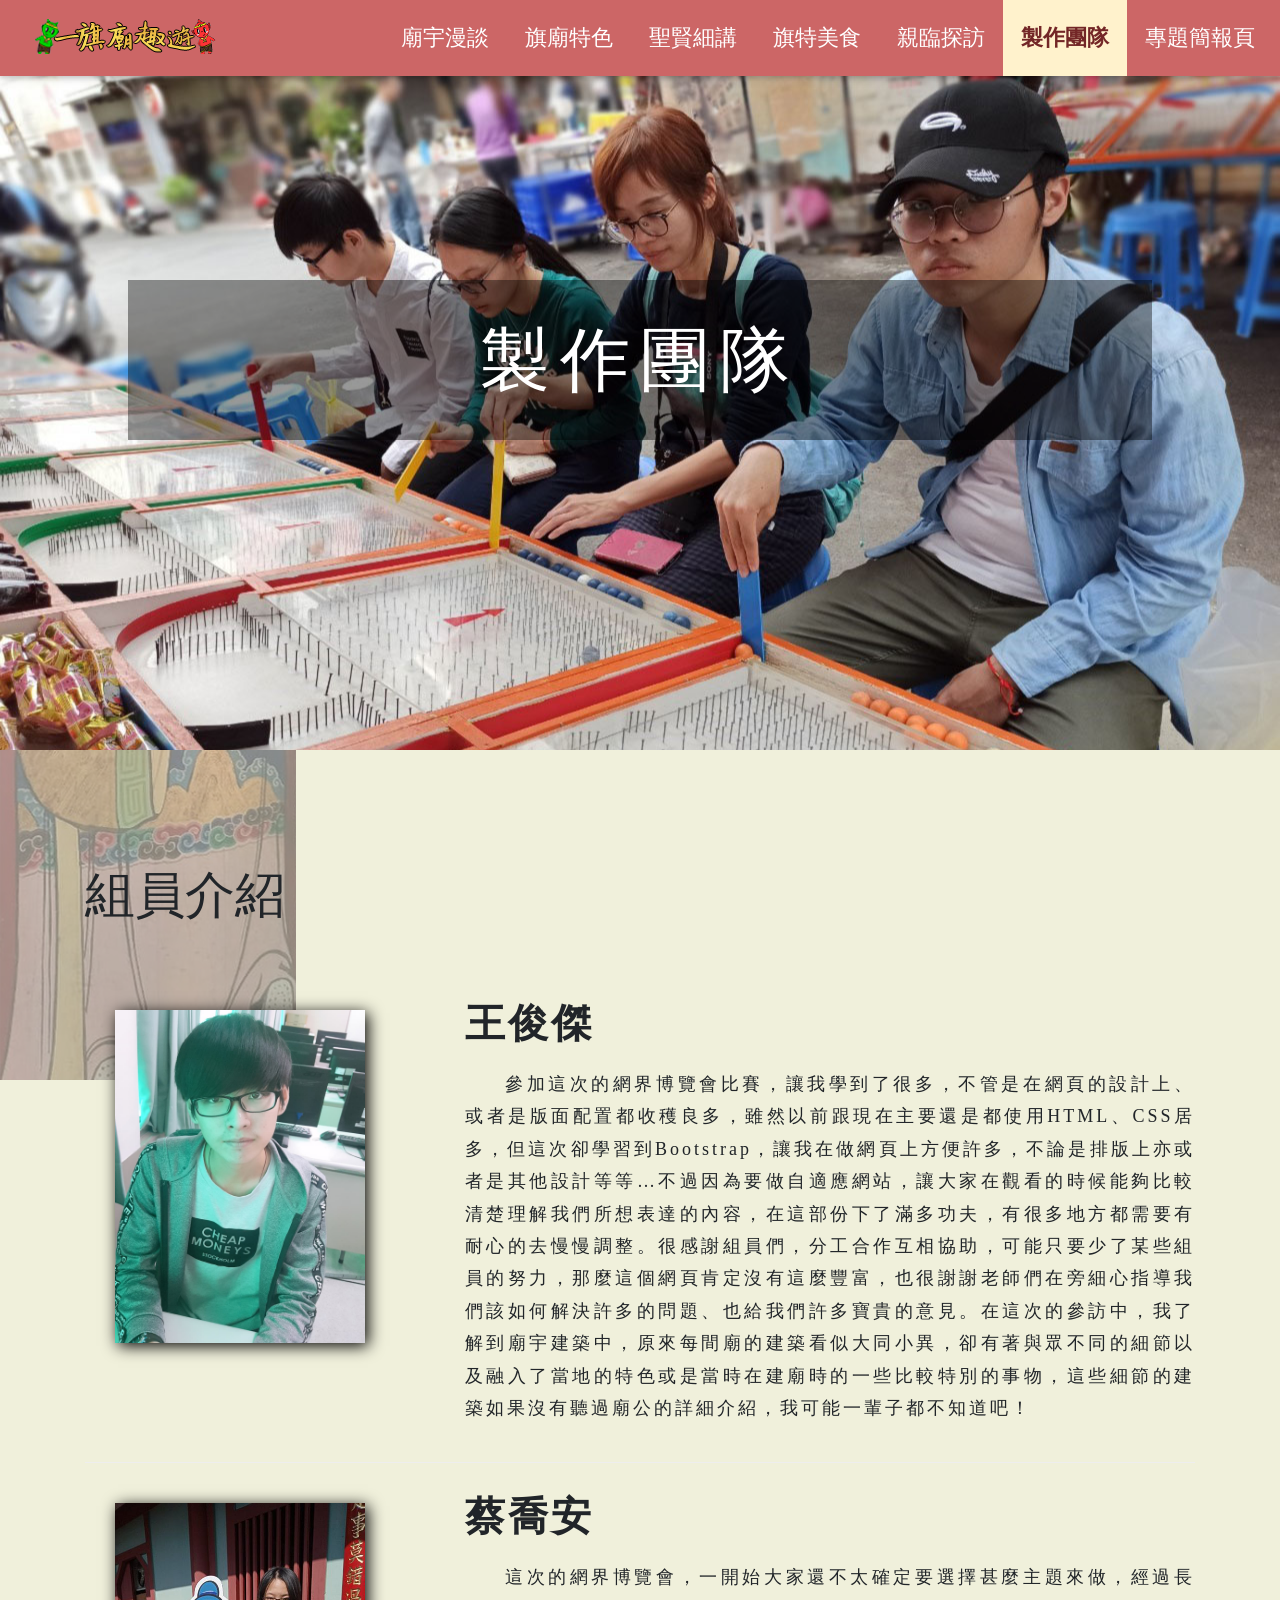
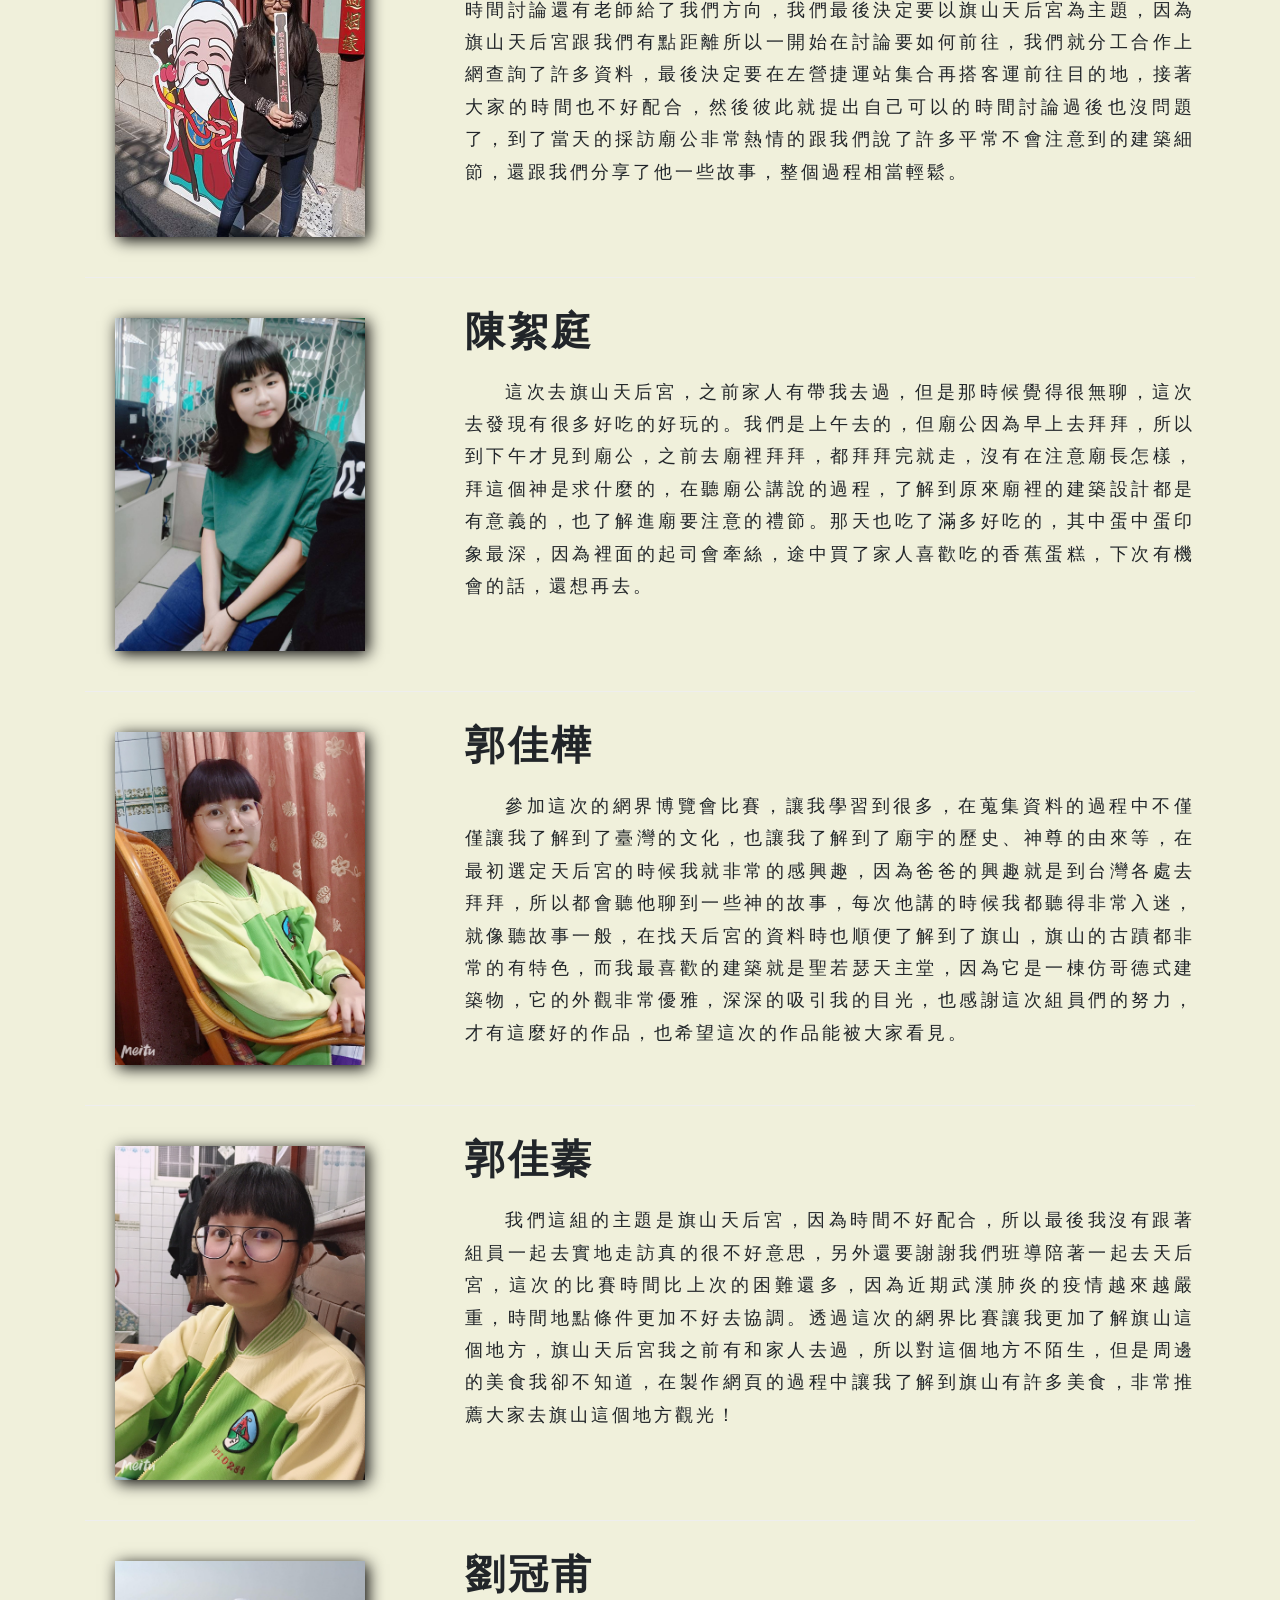
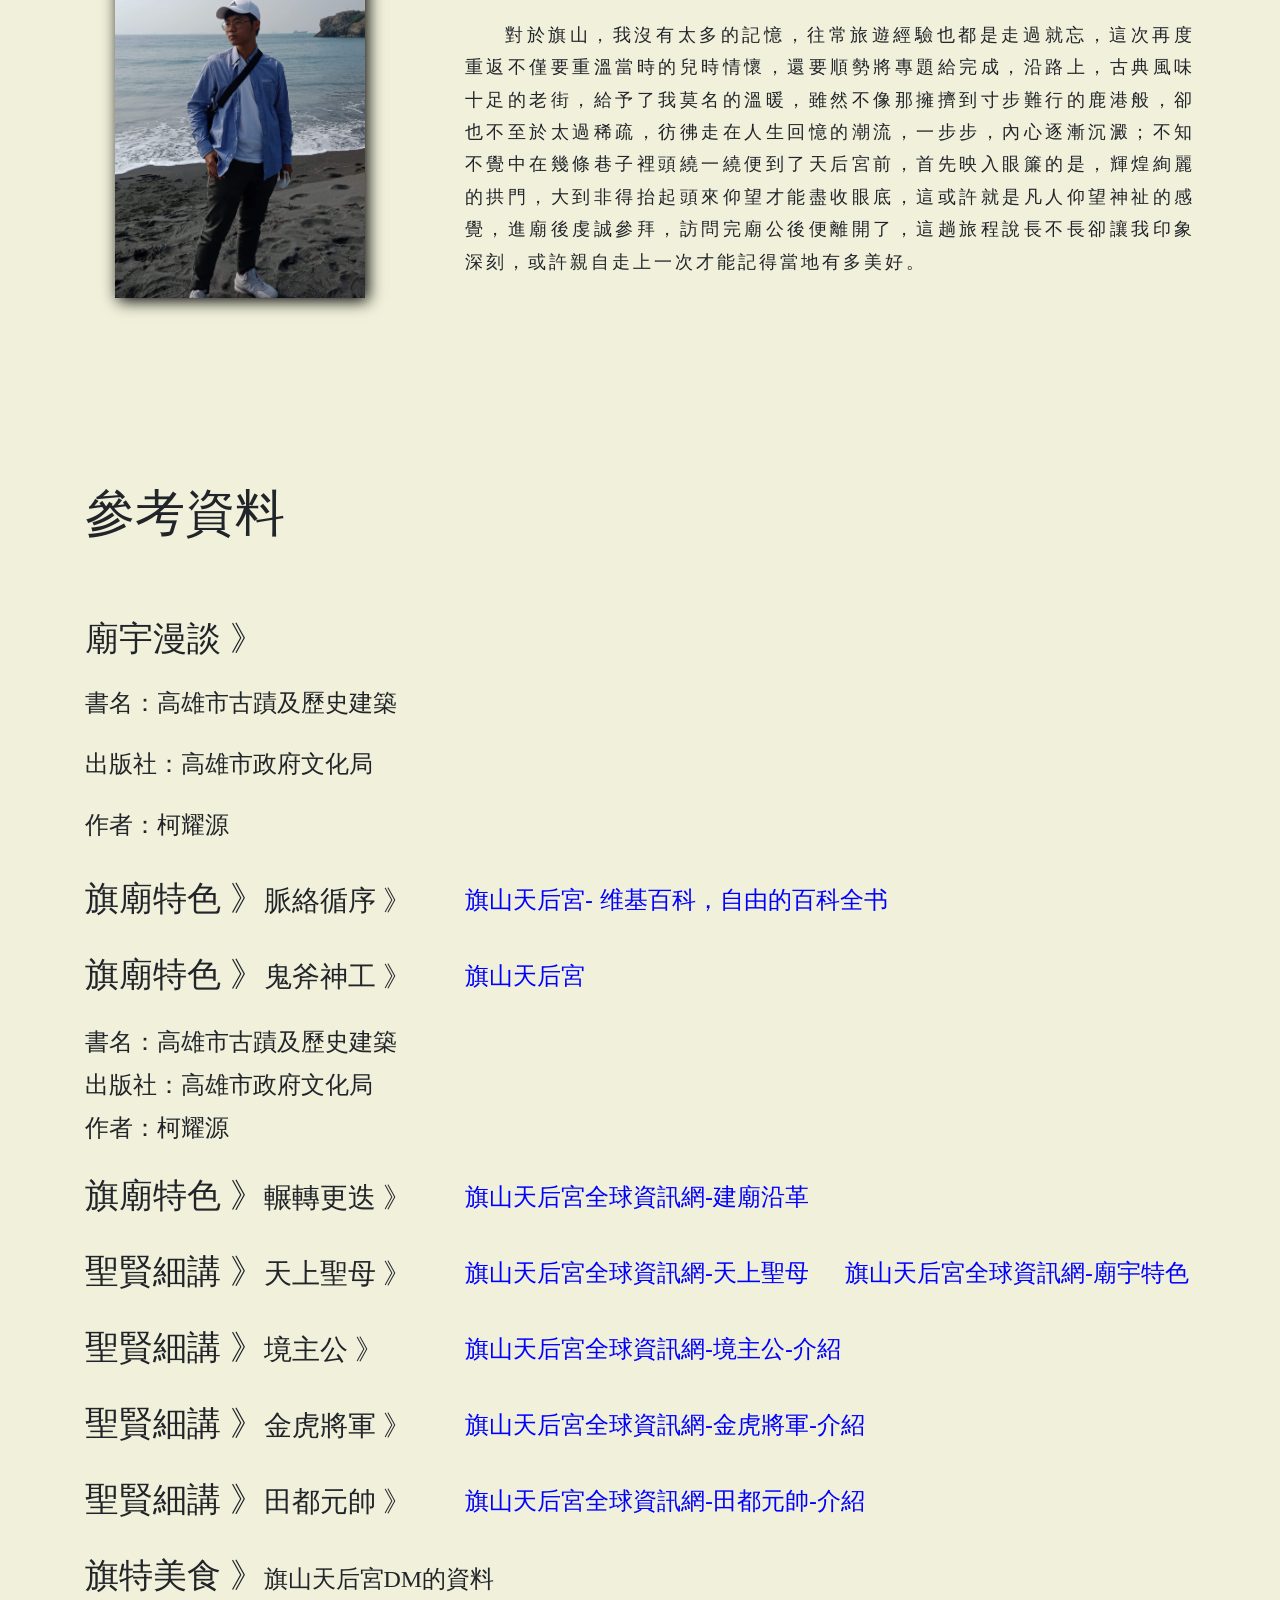
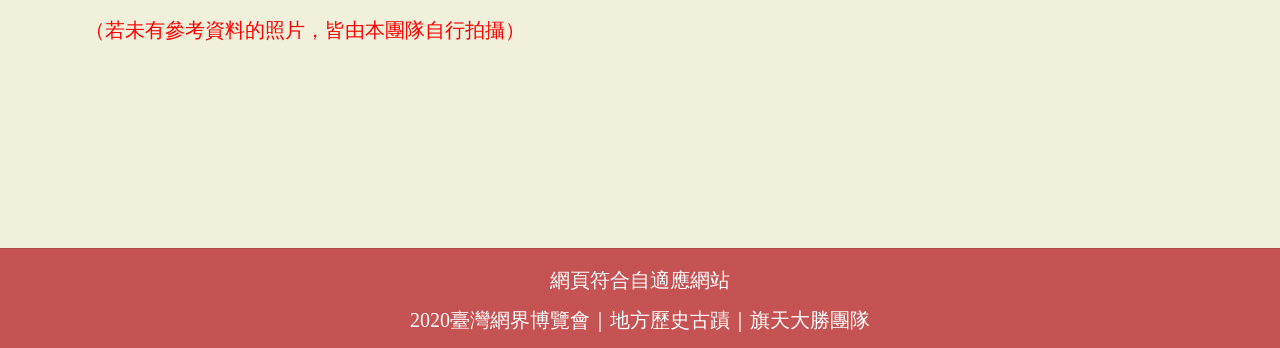
<file: index7.html>
<!DOCTYPE html>
<html lang="en">
  <head>
    <meta charset="utf-8">
	<meta http-equiv="X-UA-Compatible" content="IE=edge">
	<meta name="viewport" content="width=device-width, initial-scale=1">
    <title>製作團隊</title>
    <!-- Bootstrap -->
	<link href="css/bootstrap-4.0.0.css" rel="stylesheet">
	  
	<!--選單-->
	  <link rel="stylesheet" href="css/css2.css">
<link rel="stylesheet" href="https://fonts.googleapis.com/css?family=Raleway">
<link rel="stylesheet" href="https://cdnjs.cloudflare.com/ajax/libs/font-awesome/4.7.0/css/font-awesome.min.css">
	   
 
  <script src="https://ajax.googleapis.com/ajax/libs/jquery/3.4.1/jquery.min.js"></script>
  <script src="https://maxcdn.bootstrapcdn.com/bootstrap/3.4.1/js/bootstrap.min.js"></script>
<style>
body, html {
  height: auto;
  line-height: 1.8;
}	
.w3-bar .w3-button {
  padding: 18px;
}
</style>
  <!--選單完-->	  
	  <!--mycss-->
	  <link rel="stylesheet" href="css/mycss.css">
	  <style type="text/css">
	  body,td,th {
	font-size: 20px;
}
      </style>
  </head>
  <body class="body">
	  
	  
	    <!--選單-->
	  <!-- 導航欄（位於頂部） -->
	  
      <div class="w3-top" style="z-index: 3" >
      <div class="w3-bar w3-white w3-card" id="myNavbar"  style="font-size: 22px; font-family: '標楷體';">
      <a href="index.htm" class="w3-bar-item w3-wide " style="padding-top:15px"> <img src="image/logo.png" alt="">  </a>
     <!-- 右側導航欄鏈接-->
     <div class="w3-right w3-hide-small ">
		 
		 
		 <div class="w3-dropdown-hover">
       <a href="index2.html"><button class="w3-button " style="background-color:#CC6666;color: #fff">廟宇漫談 </button></a>
       <div class="w3-dropdown-content w3-bar-block w3-card-4">
        <a href="index2.html#i21" class="w3-bar-item w3-button">生活起點</a>
        <a href="index2.html#i22" class="w3-bar-item w3-button">信仰足跡</a>
        <a href="index2.html#i23" class="w3-bar-item w3-button">寺廟工藝</a>
		<a href="index2.html#i24" class="w3-bar-item w3-button">信仰之美</a>
       </div>
       </div>
		 
		 
		 
		 
		<div class="w3-dropdown-hover">
       <a href="index3.html"><button class="w3-button ">旗廟特色 </button></a>
       <div class="w3-dropdown-content w3-bar-block w3-card-4">
        <a href="index3.html#i31" class="w3-bar-item w3-button">脈絡循序</a>
        <a href="index3.html#i32" class="w3-bar-item w3-button">鬼斧神工</a>
        <a href="index3.html#i33" class="w3-bar-item w3-button">輾轉更迭</a>
       </div>
       </div>
		
		 <div class="w3-dropdown-hover">
       <a href="index4.html"><button class="w3-button ">聖賢細講</button></a>
       <div class="w3-dropdown-content w3-bar-block w3-card-4">
        <a href="index4.html#i41" class="w3-bar-item w3-button">天上聖母</a>
        <a href="index4.html#i42" class="w3-bar-item w3-button">境主公</a>
        <a href="index4.html#i43" class="w3-bar-item w3-button">金虎將軍</a>
		<a href="index4.html#i44" class="w3-bar-item w3-button">田都元帥</a>
		 
       </div>
       </div>
      
       <div class="w3-dropdown-hover">
       <a href="index5.html"><button class="w3-button ">旗特美食</button></a>
       <div class="w3-dropdown-content w3-bar-block w3-card-4">
        <a href="index5.html#i51" class="w3-bar-item w3-button">吉美麵包</a>
        <a href="index5.html#i52" class="w3-bar-item w3-button">吳記肉丸</a>
        <a href="index5.html#i53" class="w3-bar-item w3-button">許家豆花</a>
		<a href="index5.html#i54" class="w3-bar-item w3-button">吳師傅滷味</a>
		<a href="index5.html#i55" class="w3-bar-item w3-button">榮記肉圓</a>
       </div>
       </div>
     
      
	    <div class="w3-dropdown-hover">
	   <a href="index6.html"><button class="w3-button ">親臨探訪</button></a>
       <div class="w3-dropdown-content w3-bar-block w3-card-4">
        <a href="index6.html#i61" class="w3-bar-item w3-button">探訪規劃</a>
        <a href="index6.html#i62" class="w3-bar-item w3-button">探訪實錄</a>
        <a href="index6.html#i63" class="w3-bar-item w3-button">探訪Q&A</a>
       </div>
       </div>
		 
		 <div class="w3-dropdown-hover">
	   <a href="index7.html"><button class="w3-button " style="color:#732626;background-color:#fff2cc;font-weight: bold">製作團隊</button></a>
       <div class="w3-dropdown-content w3-bar-block w3-card-4" >
        <a href="index7.html#i71" class="w3-bar-item w3-button">組員介紹</a>
        <a href="index7.html#i72" class="w3-bar-item w3-button">參考資料</a>
      
       </div>
       </div>
		 
		 
		 
     
	  <a href="narrative.htm" class="w3-bar-item w3-button" style="padding-right: 25px">專題簡報頁</a>
		 
    </div>
		  
		  
    <!-- 在小屏幕上隱藏右上角的鏈接，並將其替換為菜單圖標 --><a href="javascript:void(0)" class="w3-bar-item w3-button w3-right w3-hide-large w3-hide-medium" onClick="w3_open()"> <em class="fa fa-bars"></em> </a></div>
</div>


<!-- 單擊菜單圖標時，小屏幕上的側欄 -->	  
<nav class="w3-sidebar w3-bar-block w3-black w3-card w3-animate-left w3-hide-medium w3-hide-large" style="display:none;margin-top:75px;z-index:3;font-family: '標楷體';font-size: 22px" id="mySidebar">	
  <a href="javascript:void(0)" onclick="w3_close()" class="w3-bar-item w3-button w3-large w3-padding-16" >關閉</a>
	
		<div class="w3-dropdown-hover m1 mu1">
      <a href="index2.html"><button class="w3-button " >廟宇漫談</button></a>
      <div class="w3-dropdown-content w3-bar-block w3-card-4" >
        <a href="index2.html#i21" class="w3-bar-item w3-button">生活起點</a>
        <a href="index2.html#i22" class="w3-bar-item w3-button">信仰足跡</a>
        <a href="index2.html#i23" class="w3-bar-item w3-button">寺廟工藝</a>
		<a href="index2.html#i24" class="w3-bar-item w3-button">信仰之美</a>
      </div>
		 <p  class="mm1" style="height: 220px"></p>
      </div>
	
	
	 <div class="w3-dropdown-hover m1 mu1">
      <a href="index3.html"><button class="w3-button " >旗廟特色</button></a>
      <div class="w3-dropdown-content w3-bar-block w3-card-4" >
        <a href="index3.html#i31" class="w3-bar-item w3-button">脈絡循序</a>
        <a href="index3.html#i32" class="w3-bar-item w3-button">鬼斧神工</a>
        <a href="index3.html#i33" class="w3-bar-item w3-button">輾轉更迭</a>
      </div>
		 <p  class="mm1" style="height:165px;"></p>
      </div>
	
     <div class="w3-dropdown-hover m1 mu1">
      <a href="index4.html"><button class="w3-button " >聖賢系講</button></a>
      <div class="w3-dropdown-content w3-bar-block w3-card-4" >
        <a href="index4.html#i41" class="w3-bar-item w3-button">天上聖母</a>
        <a href="index4.html#i42" class="w3-bar-item w3-button">境主公</a>
        <a href="index4.html#i43" class="w3-bar-item w3-button">金虎將軍</a>
		<a href="index4.html#i44" class="w3-bar-item w3-button">田都元帥</a>
      </div>
		 <p  class="mm1" style="height: 220px"></p>
      </div>
	 
	
	 <div class="w3-dropdown-hover m1 mu1">
      <a href="index5.html"><button class="w3-button " >旗特美食</button></a>
      <div class="w3-dropdown-content w3-bar-block w3-card-4" >
       <a href="index5.html#i51" class="w3-bar-item w3-button">吉美麵包</a>
        <a href="index5.html#i52" class="w3-bar-item w3-button">吳記肉丸</a>
        <a href="index5.html#i53" class="w3-bar-item w3-button">許家豆花</a>
		<a href="index5.html#i54" class="w3-bar-item w3-button">吳師傅滷味</a>
		<a href="index5.html#i55" class="w3-bar-item w3-button">榮記肉圓</a>
      </div>
		 <p class="mm1" style="height: 275px"></p>
      </div>
	
	
	<div class="w3-dropdown-hover m1 mu1">
     <a href="index6.html"> <button class="w3-button " >親臨探訪</button></a>
      <div class="w3-dropdown-content w3-bar-block w3-card-4" >
        <a href="index6.html#i61" class="w3-bar-item w3-button">探訪規劃</a>
        <a href="index6.html#i62" class="w3-bar-item w3-button">探訪實錄</a>
        <a href="index6.html#i63" class="w3-bar-item w3-button">探訪Q&A</a>
      </div>
		 <p class="mm1" style="height:165px;"></p>
      </div>
	
	<div class="w3-dropdown-hover m1 mu1">
     <a href="index7.html"> <button class="w3-button " style="color:#732626;background-color:#fff2cc;font-weight: bold">製作團隊</button></a>
      <div class="w3-dropdown-content w3-bar-block w3-card-4" >
        <a href="index7.html#i71" class="w3-bar-item w3-button">組員介紹</a>
        <a href="index7.html#i72" class="w3-bar-item w3-button">參考資料</a>
      </div>
		 <p class="mm1" style="height: 100px"></p>
      </div>
	
  

  <a href="narrative.htm" onclick="w3_close()" class="w3-bar-item w3-button">專題簡報頁</a>
	
</nav>
	 <!--選單完-->
	  
	  <div class="parallax7"></div>
	  
	  <div class="bg-text" >
		   <h1 style="font-size:70px;line-height:100px;">製作團隊</h1>
 
      </div>
    
	  <a name="i71"></a>
	  
   <div class="container" style="margin-top: 100px"> 

	   
	  <p class="img1">組員介紹</p>
	 
  
  <div class="media row">
    <div class="media-left media-top  col-xs-12  col-md-4">
      <img src="image/i71.jpg" class="id7img" alt="">
    </div>
    <div class="col-xs-12  col-md-8" >
      <h4 class="id7h1">王俊傑</h4>
       <p class="id7p">參加這次的網界博覽會比賽，讓我學到了很多，不管是在網頁的設計上、或者是版面配置都收穫良多，雖然以前跟現在主要還是都使用HTML、CSS居多，但這次卻學習到Bootstrap，讓我在做網頁上方便許多，不論是排版上亦或者是其他設計等等…不過因為要做自適應網站，讓大家在觀看的時候能夠比較清楚理解我們所想表達的內容，在這部份下了滿多功夫，有很多地方都需要有耐心的去慢慢調整。很感謝組員們，分工合作互相協助，可能只要少了某些組員的努力，那麼這個網頁肯定沒有這麼豐富，也很謝謝老師們在旁細心指導我們該如何解決許多的問題、也給我們許多寶貴的意見。在這次的參訪中，我了解到廟宇建築中，原來每間廟的建築看似大同小異，卻有著與眾不同的細節以及融入了當地的特色或是當時在建廟時的一些比較特別的事物，這些細節的建築如果沒有聽過廟公的詳細介紹，我可能一輩子都不知道吧！
       </p>
    </div>
  </div>
  <hr>
	   
	   
	<div class="media row">
    <div class="media-left media-top  col-xs-12  col-md-4">
      <img src="image/i72.jpg" class="id7img" alt="">
    </div>
    <div class="col-xs-12  col-md-8" >
      <h4 class="id7h1">蔡喬安</h4>
      <p class="id7p">這次的網界博覽會，一開始大家還不太確定要選擇甚麼主題來做，經過長時間討論還有老師給了我們方向，我們最後決定要以旗山天后宮為主題，因為旗山天后宮跟我們有點距離所以一開始在討論要如何前往，我們就分工合作上網查詢了許多資料，最後決定要在左營捷運站集合再搭客運前往目的地，接著大家的時間也不好配合，然後彼此就提出自己可以的時間討論過後也沒問題了，到了當天的採訪廟公非常熱情的跟我們說了許多平常不會注意到的建築細節，還跟我們分享了他一些故事，整個過程相當輕鬆。</p>
    </div>
  </div>
  <hr>
	   
	   
	   <div class="media row">
    <div class="media-left media-top  col-xs-12  col-md-4">
      <img src="image/i73.jpg" class="id7img" alt="">
    </div>
    <div class="col-xs-12  col-md-8" >
      <h4 class="id7h1">陳絮庭</h4>
       <p class="id7p">這次去旗山天后宮，之前家人有帶我去過，但是那時候覺得很無聊，這次去發現有很多好吃的好玩的。我們是上午去的，但廟公因為早上去拜拜，所以到下午才見到廟公，之前去廟裡拜拜，都拜拜完就走，沒有在注意廟長怎樣，拜這個神是求什麼的，在聽廟公講說的過程，了解到原來廟裡的建築設計都是有意義的，也了解進廟要注意的禮節。那天也吃了滿多好吃的，其中蛋中蛋印象最深，因為裡面的起司會牽絲，途中買了家人喜歡吃的香蕉蛋糕，下次有機會的話，還想再去。
</p>
    </div>
  </div>
  <hr>
	   
	   
	    <div class="media row">
    <div class="media-left media-top  col-xs-12  col-md-4">
      <img src="image/i74.jpg" class="id7img" alt="">
    </div>
    <div class="col-xs-12  col-md-8" >
      <h4 class="id7h1">郭佳樺</h4>
      <p class="id7p">參加這次的網界博覽會比賽，讓我學習到很多，在蒐集資料的過程中不僅僅讓我了解到了臺灣的文化，也讓我了解到了廟宇的歷史、神尊的由來等，在最初選定天后宮的時候我就非常的感興趣，因為爸爸的興趣就是到台灣各處去拜拜，所以都會聽他聊到一些神的故事，每次他講的時候我都聽得非常入迷，就像聽故事一般，在找天后宮的資料時也順便了解到了旗山，旗山的古蹟都非常的有特色，而我最喜歡的建築就是聖若瑟天主堂，因為它是一棟仿哥德式建築物，它的外觀非常優雅，深深的吸引我的目光，也感謝這次組員們的努力，才有這麼好的作品，也希望這次的作品能被大家看見。</p>
    </div>
  </div>
  <hr>
	   
	    <div class="media row">
    <div class="media-left media-top  col-xs-12  col-md-4">
      <img src="image/i75.jpg" class="id7img" alt="">
    </div>
    <div class="col-xs-12  col-md-8" >
      <h4 class="id7h1">郭佳蓁</h4>
      <p class="id7p">我們這組的主題是旗山天后宮，因為時間不好配合，所以最後我沒有跟著組員一起去實地走訪真的很不好意思，另外還要謝謝我們班導陪著一起去天后宮，這次的比賽時間比上次的困難還多，因為近期武漢肺炎的疫情越來越嚴重，時間地點條件更加不好去協調。透過這次的網界比賽讓我更加了解旗山這個地方，旗山天后宮我之前有和家人去過，所以對這個地方不陌生，但是周邊的美食我卻不知道，在製作網頁的過程中讓我了解到旗山有許多美食，非常推薦大家去旗山這個地方觀光！</p>
    </div>
  </div>
  <hr>
	   
	    <div class="media row">
    <div class="media-left media-top  col-xs-12  col-md-4">
      <img src="image/i76.jpg" class="id7img" alt="">
    </div>
    <div class="col-xs-12  col-md-8" >
      <h4 class="id7h1">劉冠甫</h4>
      <p class="id7p">對於旗山，我沒有太多的記憶，往常旅遊經驗也都是走過就忘，這次再度重返不僅要重溫當時的兒時情懷，還要順勢將專題給完成，沿路上，古典風味十足的老街，給予了我莫名的溫暖，雖然不像那擁擠到寸步難行的鹿港般，卻也不至於太過稀疏，彷彿走在人生回憶的潮流，一步步，內心逐漸沉澱；不知不覺中在幾條巷子裡頭繞一繞便到了天后宮前，首先映入眼簾的是，輝煌絢麗的拱門，大到非得抬起頭來仰望才能盡收眼底，這或許就是凡人仰望神祉的感覺，進廟後虔誠參拜，訪問完廟公後便離開了，這趟旅程說長不長卻讓我印象深刻，或許親自走上一次才能記得當地有多美好。
      </p>
    </div>
  </div>
  
	   
	   
	   
	  </div>
	  
	  
	  <a name="i72"></a>
	 <div class="container" style="margin-top: 150px ">
	  
	  <p class="img1">參考資料</p>
	  
<p class="in7">廟宇漫談 》<span style="font-size: 24px"><br>書名：高雄市古蹟及歷史建築<br>出版社：高雄市政府文化局<br>作者：柯耀源</span> </p>
		 
		 <div class="row">
		 <div class="col-xs-12 col-md-4" style="">
<p class="in7">旗廟特色 》<span style="font-size: 28px">脈絡循序 》</span></p>
	      </div>
			 <div class="col-xs-12 col-md-8" style="margin-top: 10px;">
				 <p>
			          <a href="https://zh.wikipedia.org/wiki/%E6%97%97%E5%B1%B1%E5%A4%A9%E5%90%8E%E5%AE%AE" style="font-size: 24px;color: blue">旗山天后宮- 维基百科，自由的百科全书</a>
				</p>
		     </div>
		 </div>
		 
		 <div class="row">
		 <div class="col-xs-12 col-md-4" style="">	 
<p class="in7">旗廟特色 》<span style="font-size: 28px">鬼斧神工 》</span></p>
		  </div>
			 <div class="col-xs-12 col-md-8" style="margin-top: 10px;">
		         <p>
		              <a href="http://nrch.culture.tw/twpedia.aspx?id=8429&fbclid=IwAR2EByplFCPNUX9QGe9epUDABmiDgxt3t4L54hVTq8eEpHZS6eKRhdOl7UE" style="font-size: 24px;color: blue">旗山天后宮</a><br>
	             </p>
			 </div>
		 </div>
		            <p>  <span style="font-size: 24px">書名：高雄市古蹟及歷史建築<br>出版社：高雄市政府文化局<br>作者：柯耀源</span> </p>
		 
	       <div class="row">
		 <div class="col-xs-12 col-md-4" style="">  
<p class="in7">旗廟特色 》<span style="font-size: 28px">輾轉更迭 》</span></p>
	      </div>
			 <div class="col-xs-12 col-md-8" style="margin-top: 10px;">
	               <p> 
					   <a href="https://www.i-mazu.org/post7/" style="font-size: 24px;color: blue">旗山天后宮全球資訊網-建廟沿革</a>
				 </p>
		     </div>
		 </div>
		 
		 <div class="row">
		 <div class="col-xs-12 col-md-4" style=""> 
<p class="in7">聖賢細講 》<span style="font-size: 28px">天上聖母 》</span></p>
	    </div>
	           <div class="col-xs-12 col-md-4" style="margin-top: 10px;">
	                <p>
		             <a href="http://www.i-mazu.org/gods/%e5%a4%a9%e4%b8%8a%e8%81%96%e6%af%8d-%e4%bb%8b%e7%b4%b9/?fbclid=IwAR3kbjA9OGoIvmzPFZKRz57sIx5ymMgfRmd3I6T3vSCj9J_sUEA4KYgjWME" style="font-size: 24px;color: blue">旗山天后宮全球資訊網-天上聖母</a>
		            </p>
			  </div>
			 
			
				 <div class="col-xs-12 col-md-4" style="margin-top: 10px;">
		            <p>
		             <a href="https://www.i-mazu.org/post9/?fbclid=IwAR3R3IRBcpFuY6TD52mBhKir22aDo6NJmUsmzwTgvNq27-g5yEL7K-92H7c" style="font-size: 24px;color: blue">旗山天后宮全球資訊網-廟宇特色</a>
		            </p>
				 
		         </div>
		 </div>
		          
	  
		 <div class="row">
		  <div class="col-xs-12 col-md-4" style="">
<p class="in7">聖賢細講 》<span style="font-size: 28px">境主公 》</span></p>
		 </div>
			 <div class="col-xs-12 col-md-8" style="margin-top: 10px;">
		           <p>
		            <a href="http://www.i-mazu.org/gods/%e5%a2%83%e4%b8%bb%e5%85%ac%e8%88%87%e5%9c%9f%e5%9c%b0%e5%85%ac/?amp;amp&fbclid=IwAR1WwPGbTya4FiSp1qxBEMhh895cKcPTHd-YSh2bF8P5KBoZ6BtjqOU3oiY" style="font-size: 24px;color: blue">旗山天后宮全球資訊網-境主公-介紹</a>
		           </p>
			</div>
		 </div>
		 
		 
		 <div class="row">
		  <div class="col-xs-12 col-md-4" style="">
<p class="in7">聖賢細講 》<span style="font-size: 28px">金虎將軍 》</span></p>
		 </div>
			 <div class="col-xs-12 col-md-8" style="margin-top: 10px;">
		            <p>
		           <a href="http://www.i-mazu.org/gods/%e9%87%91%e8%99%8e%e5%b0%87%e8%bb%8d-%e4%bb%8b%e7%b4%b9/?fbclid=IwAR28tZCAylTbu5rpEGo6FWkvbYNjmwPUzrsSwS2EvQsR5PsdDDrSB9FEuDQ" style="font-size: 24px;color: blue">旗山天后宮全球資訊網-金虎將軍-介紹</a>
				   </p>
		   </div>
		 </div>
		 
		  <div class="row">
		  <div class="col-xs-12 col-md-4" style="">
	<p class="in7">聖賢細講 》<span style="font-size: 28px">田都元帥 》</span></p>
		 </div>
			 <div class="col-xs-12 col-md-8" style="margin-top: 10px;">
			  
		           <p>
	               <a href="http://www.i-mazu.org/gods/%e7%94%b0%e9%83%bd%e5%85%83%e5%b8%a5-%e4%bb%8b%e7%b4%b9/?fbclid=IwAR0IYtjhoc_Zn0CiEH22VsDMdrGr1H9MPoK9Zfp7lv6UGbJa90pQhhdzruE" style="font-size: 24px;color: blue">旗山天后宮全球資訊網-田都元帥-介紹</a>
		          </p>
		 		   
		   </div>
		 </div>
				 
				 
<p class="in7">旗特美食 》<span style="font-size: 24px;">旗山天后宮DM的資料</span> </p>
		 
<p class="in7" style="font-size:20px;margin-top: -10px;color: red">（若未有參考資料的照片，皆由本團隊自行拍攝）</p>
		 
		 
		 
<!-- <div style="width:0px;height:0px; border-top:10px solid transparent;border-bottom:10px solid transparent;border-right:10px solid #000;"></div>-->
		 
		
	  </div>
	  
	  
	  
	
	  
	  
	  
	  
	  
	  
	  
	 <div class="card-footer w3-center t1" style="height: 100px;line-height: 40px;background-color:#c65353;color: #fff;margin-top: 200px">
		  網頁符合自適應網站<br>2020臺灣網界博覽會｜地方歷史古蹟｜旗天大勝團隊
	  </div>
	  
	  <!--myjs-->
  	<script src="js/js2.js"></script>

     <!--Bootstrap-->
	<!-- jQuery (necessary for Bootstrap's JavaScript plugins) --> 
	<script src="js/jquery-3.2.1.min.js"></script>

	<!-- Include all compiled plugins (below), or include individual files as needed -->
	<script src="js/popper.min.js"></script> 
	<script src="js/bootstrap-4.0.0.js"></script>
  </body>
</html>
</file>
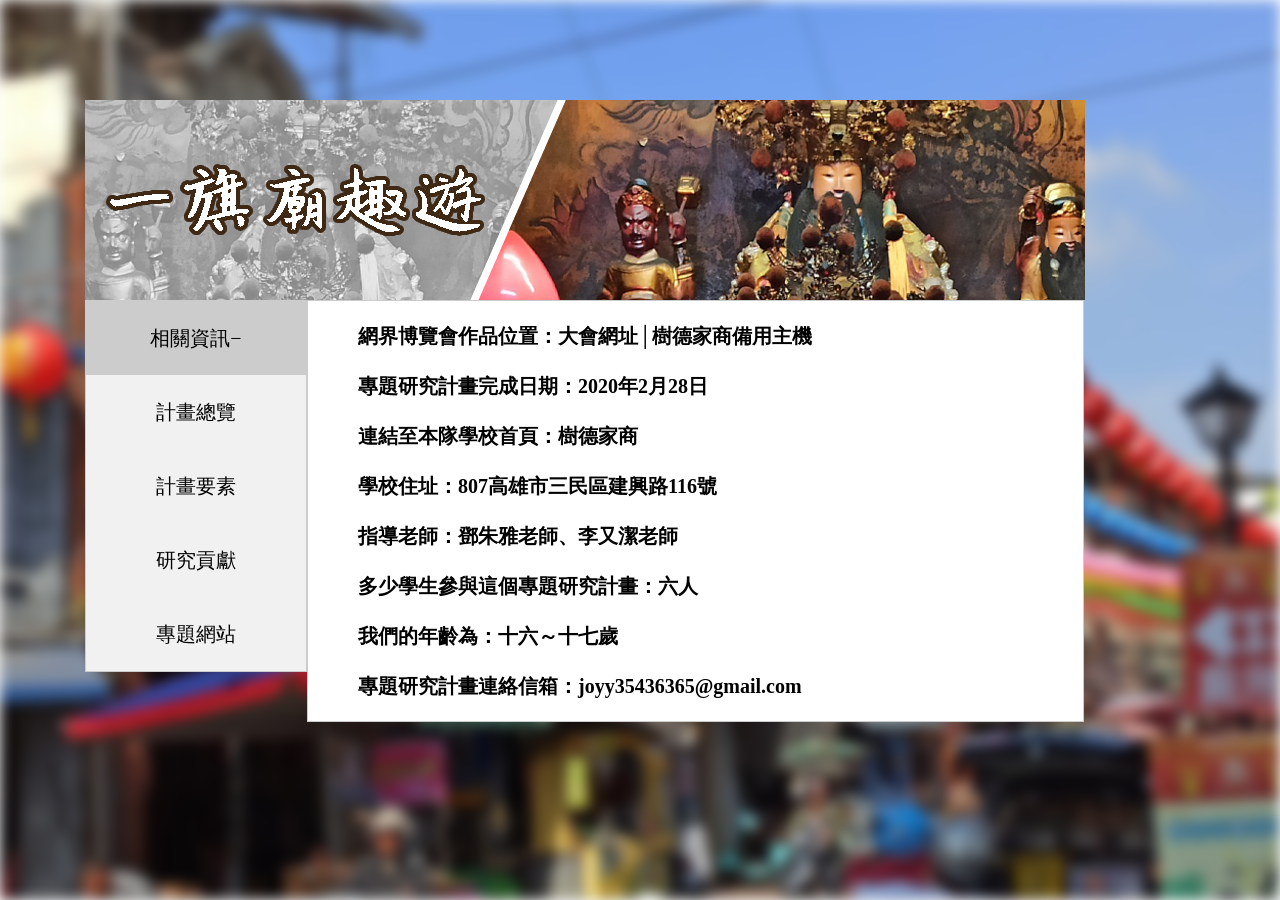
<file: narrative.htm>
<!DOCTYPE html>
<html lang="en">
<head>
    <meta charset="utf-8">
	<meta http-equiv="X-UA-Compatible" content="IE=edge">
	<meta name="viewport" content="width=device-width, initial-scale=1">
    <title>專題簡報頁</title>
    <!-- Bootstrap -->
	<link href="css/bootstrap-4.0.0.css" rel="stylesheet">
	  
	<!--選單-->
	  <link rel="stylesheet" href="css/css2.css">
<link rel="stylesheet" href="https://fonts.googleapis.com/css?family=Raleway">
<link rel="stylesheet" href="https://cdnjs.cloudflare.com/ajax/libs/font-awesome/4.7.0/css/font-awesome.min.css">
	
<style>
* {box-sizing: border-box}

/* 設置標籤樣式 */
.tab {
  float: left;
  border: 1px solid #ccc;
  background-color: #f1f1f1;
  width: 20%;
  height:auto;
}

/* 設置標籤內按鈕的樣式 */
.tab button {
  display: block;
  background-color: inherit;
  color: black;
  padding: 22px 16px;
  width: 100%;
  border: none;
  outline: none;
  text-align: center;
  cursor: pointer;
  transition: 0.4s;
  font-size: 20px;
  font-family: "微軟正黑體";	
}

/* 更改懸停按鈕的背景顏色 */
.tab button:hover {
  background-color: #ddd;
	
}

/* 創建一個活動/當前的“選項卡按鈕”類 */
.tab button.active {
  background-color: #ccc;
}

/* 設置標籤內容的樣式 */
.tabcontent {
  float: left;
  padding: 0px 50px;
  border: 1px solid #ccc;
  width: 70%;
  
  height: 100%;
}
	
/*背景*/
.bg-image8 {
  /* 使用的圖像 */
  background-image: url("image/id88.jpg");
  filter:blur(7px);  
  height: 100%; 
  width: 100%;
  position: fixed;
  /* 居中並縮放圖像 */
  background-position: center;
  background-repeat: no-repeat;
  background-size: cover;
  z-index: -1;
}
	
table, td, th{
	
	border: 1px #000 solid;

}
</style>
  <!--選單完-->	  
	  <!--mycss-->
	  <link rel="stylesheet" href="css/mycss.css">
	  
	  
  </head>
  <body >
	
	 
    <!--  <div class="container" style="height: 200pX;width: 1000px;background-color: black;margin-left:465px;margin-top: 100px"></div>-->
    
	   <div class="bg-image8" style="margin-top: -100px"> </div>
	  
	  
	  
	 <div class="container" style="col-xs-5 col-md-12">
		  
	   <div style="margin-top: 100px;"><img src="image/id8.png" alt=""></div>
	  <div class="tab">
  <button class="tablinks" onclick="openCity(event, 'Information')" id="defaultOpen">相關資訊</button>
  <button class="tablinks" onclick="openCity(event, 'Overview')">計畫總覽</button>
  <button class="tablinks" onclick="openCity(event, 'Element')">計畫要素</button>
  <button class="tablinks" onclick="openCity(event, 'contribution')">研究貢獻</button>
 <a href="index.htm"><button class="tablinks" >專題網站</button></a> 

</div>

<div id="Information" class="tabcontent t8" style="background-color: white">
        <p>網界博覽會作品位置：<a href="http://librarywork.taiwanschoolnet.org/cyberfair2020/10710296/index.htm">大會網址</a>│<a href="http://163.32.86.30/~2020PBL17/">樹德家商備用主機</a></p>
        <!--http://librarywork.taiwanschoolnet.org/cyberfair2020/10710296/narrative.htm-->
		<p>專題研究計畫完成日期：2020年2月28日</p>

		<p>連結至本隊學校首頁：樹德家商</p>

		<p>學校住址：807高雄市三民區建興路116號</p>

		<p>指導老師：鄧朱雅老師、李又潔老師</p>

		<p>多少學生參與這個專題研究計畫：六人</p>

		<p>我們的年齡為：十六～十七歲</p>
	  
	    <p>專題研究計畫連絡信箱：joyy35436365@gmail.com</p>
</div>

<div id="Overview" class="tabcontent" style="background-color: white;">
    <p class="t83">壹、我們參加的網界博覽會類別</p >
  		<p class="t83p">地方歷史古蹟</p>  
	<p class="t83">貳、地方社區說明</p >
  		<p class="t83p">旗山天后宮位於高雄市旗山區，此地區位於高雄市地理中心，北鄰杉林區，西北鄰內門區，西及西南鄰田寮區、燕巢區，東鄰美濃區，東南接臺灣屏東縣里港鄉，南接大樹區。本區屬於熱帶季風氣候區，高溫多雨。</p> 
	<p class="t83">參、專題研究計畫概要</p >
  		<p class="t83p">臺灣宗教信仰是臺灣民間廣為流傳的傳統信仰，我們為更加的深入了解臺灣的傳統文化，所以選擇了廟宇這個主題，因此我們找到了位於高雄旗山的天后宮，主祀海神媽祖，是旗山地區的信仰中心。旗山天后宮近年來也舉辦各式不同的活動，藉由媽祖的信仰力量，凝聚群眾同樂，推廣全民做運動達到身心健康的目的，將宗教信仰的力量，透過不同的方式融入信眾的日常生活之中。</p>  
	<p class="t83">肆、我們的網際網路環境</p >
  		<p class="t83p">我們大部分都是利用寒假在家的時間來蒐集資料，網路逐漸進步的時代，讓我們上網搜尋到的資料能馬上上傳到雲端。而無法在家裡完成的工作，我們到開學後的時間共同討論完成，這是最有效率且最快完成的方法。</p>
	<p class="t83">伍、我們克服的難題</p >
	 <p class="t83" style="font-size: 23px;text-indent:2em">1.團隊時間無法配合</p >   
  		<p class="t83p">由於各個成員住地方較為偏遠，而且又到了放寒假的時間大家都有事，所以能去的時間不統一，因此我們為了克服這難題，我們把時間選在多數成員能去的一天，可以去的在離旗山較近的捷運站集合，而不能去的成員則在家中找資料。</p> 
	 <p class="t83" style="font-size: 23px;text-indent:2em">2.武漢肺炎疫情嚴重影響</p >   
  		<p class="t83p">大家因為疫情的影響開學延後，能出來討論的時間大幅減少，為了解決這問題我們選擇在通訊軟體把大家需要做的工作分類完成，且在開學前把分配好的作業完成，在家不能完成的工作可以到開學後大家在校的時間和學校開放的電腦教室加強完成這份網頁作品。</p>  
	<p class="t83">陸、心得箴言</p >
  		<p class="t83p">透過這一次的訪問，讓我們更加深入的了解到廟宇的成立是如此不易。而我們這組的主題是旗山天后宮，因為時間不好配合，我們克服了許多問題，還是完成這次的專題，也謝謝班導在假期中抽空陪我們去訪問，在訪問的過程中，廟公非常的歡迎我們，對於我們的提問也相當耐心，也和我們說了許多關於廟宇的事情，如果我們沒有參加這次的網界比賽，也沒有選到天后宮的話，我們可能都不會去了解到這些廟宇文化。</p>
</div>
		 
		 
		 
<div id="Element" class="tabcontent" style="background-color: white;">
  <p class="t83">壹、宗旨與目標</p >
  <p class="t83p">這次專題計畫選擇採訪旗山天后宮是不僅是為了能夠更深入了解臺灣宗教信仰，也讓我們了解到廟宇的特色建築和歷史。在這分作品完成之際也希望能夠做到我們的宗旨─透過我們的網頁，讓更多人近一步了解天后宮。</p>
	<p class="t83">貳、你們從事本次網界博覽會專題研究計劃的研究與活動如何有助於你們的學校教學和課程需求？</p >
  <p class="t83p">本身身為資處科的我們，不僅僅是課程需求，也可以把我們學到的技術使用在這網頁作品上，不僅把它學以致用，也透過修修改改不停練習更加讓我們熟練，而在找尋資料的過程也讓我們更加了解臺灣地方的文化。</p><br>
  <p class="t83p">在完成這份網頁作品的過程中，我們也學習到了很多，像是採訪的過程中如何及時應變、蒐集資料時如何快速的找到相關資訊、亦或是網頁的應用和美術製作等，都會讓我們增加技巧和能力的，而透過這次的網頁製作也讓我們收穫很多。
  </p> 
	<p class="t83">叁、你們使用了那些資訊科技來完成你們的網界博覽會專題研究？</p >
	
	


   <table class="t83tb" style="width: 100%;margin: 40px 0px;line-height:2em">
    <tbody>
	  <tr>
	   <td align="center" valign="middle" width="10%"> 設備 </td>
	   <td align="center" valign="middle" width="45%"> 工具 </td>
	   <td align="center" valign="middle" width="45%"> 用途 </td>
	  </tr>
	  <tr>
		<td rowspan="2" align="center" valign="middle" >硬碟</td>
		<td  valign="middle" style="padding-left:0.5em">電腦</td>
		<td  valign="middle" style="padding-left:0.5em">網頁製作、影像製作、蒐集資料</td> 
	  </tr>
	  <tr>
		<td  valign="middle" style="padding-left:0.5em">手機</td>
		<td  valign="middle" style="padding-left:0.5em">拍攝、採訪記錄、組員間聯繫</td>
	  </tr>
	  <tr>
		<td rowspan="2" align="center" valign="middle" >軟體</td>
		<td  valign="middle" style="padding-left:0.5em">Adobe Photoshop cc 2018</td>
		<td  valign="middle" style="padding-left:0.5em">製作、編輯圖片</td> 
	  </tr>
	  <tr>
		<td valign="middle" style="padding-left:0.5em">Adobe Dreamweaver CC 2018</td>
		<td valign="middle" style="padding-left:0.5em">網站製作</td>
	  </tr>
	</tbody>
   </table>
	<p class="t83">肆、你們用什麼方法透過線上或個人接觸來扮演你們網界博覽會專題研究計劃「大使」或發言人角色？</p >
  <p class="t83p">我們組採取分工制，我們以各個組員的強項來做分工，每個組員都需要完成各自的工作，但我們也可以讓各組員對各項工作提出意見或是修改，畢竟不同的想法會有不一樣的成果。</p> 
	<p class="t83">伍、你們的專題研究計劃對你們的產生了什麼樣的影響和衝擊？</p >
  <p class="t83p">這次的專題研究讓我們更進一步的了解廟宇的傳統歷史、建築設計和文化特色，在最初選定要介紹廟宇的時候，在書上看到了旗山天后宮的介紹，讓我們想要進一步的了解，在大家蒐集資料的過程中，知道了各神尊的歷史由來。</p> 
	<p class="t83">陸、專題網頁作品智慧財產權說明</p >
  <p class="t83p">在這次的網頁製作中，我們所呈現的資料內容，都是組員們花費心思所製作出來的作品，其中包括了採訪時拍攝出來的照片、網頁中需要呈現的影像或是上網搜尋到的資料，我們都是經過當事人同意，才放到網站。而上網蒐集的資料，我們會遵守智慧財產權，把資料來源標示清楚，尊重創作者的。</p> 
	
</div>

<div id="contribution" class="tabcontent" style="background-color: white;">
  
	<table class="t83tb" style="width: 100%;margin: 40px 0px;line-height:2em;">
    <tbody>
	  <tr>
	   <td align="center" valign="middle" width="15%"> 身分 </td>
	   <td align="center" valign="middle" width="65%"> 工作項目 </td>
	   <td align="center" valign="middle" width="20%"> 貢獻比例 </td>
	  </tr>
	  <tr>
		<td rowspan="12" align="center" valign="middle" >學生</td>
		<td valign="middle" style="padding-left:0.5em">一、資料收集：全組人員</td>
		<td align="center" rowspan="12" valign="middle" style="padding-left:0.5em">60%</td> 
	  </tr>
	  <tr>
		<td  valign="middle" style="padding-left:0.5em">二、擬定訪問內容：全組人員</td>
	  </tr>
	  <tr>
		<td  valign="middle" style="padding-left:0.5em">三、擬定採訪計畫：陳絮庭
</td>
	  </tr>
	  <tr>
		<td valign="middle" style="padding-left:0.5em">四、採訪相關人士：王俊傑</td>
	  </tr>
	   <tr>
		<td valign="middle" style="padding-left:0.5em">五、記錄訪談內容：陳絮庭</td>
	  </tr>
	   <tr>
		<td valign="middle" style="padding-left:0.5em">六、拍攝及攝影：劉冠甫、蔡喬安</td>
	  </tr>
	   <tr>
		<td valign="middle" style="padding-left:0.5em">七、資料統整：陳絮庭、郭佳樺、郭佳蓁、蔡喬安</td>
	  </tr>
	   <tr>
		<td valign="middle" style="padding-left:0.5em">八、文章編輯：劉冠甫、王俊傑</td>
	  </tr>
	   <tr>
		<td valign="middle" style="padding-left:0.5em">九、網頁設計：王俊傑</td>
	  </tr>
	  <tr>
		<td valign="middle" style="padding-left:0.5em">十、網頁製作：王俊傑</td>
	  </tr>
	   <tr>
		<td valign="middle" style="padding-left:0.5em">十一、影像處理：郭佳蓁</td>
	  </tr>
	   <tr>
		<td valign="middle" style="padding-left:0.5em">十二、填寫進度報告：劉冠甫</td>
	  </tr>
	 <tr>
	   <td rowspan="2" align="center" valign="middle" > 指導老師 </td>
	   <td  valign="middle" style="padding-left:0.5em"> 一、專題網頁指導：鄧朱雅 </td>
	   <td rowspan="2" align="center" valign="middle" > 20% </td>
	  </tr>
	   <tr>
		<td valign="middle" style="padding-left:0.5em">二、專題網頁文字校閱：李又潔</td>
	  </tr>
	  <tr>
	   <td align="center" valign="middle" > 受訪人士 </td>
	   <td  valign="middle" style="padding-left:0.5em">接受採訪及拍攝：旗山天后宮廟公 </td>
	   <td  align="center" valign="middle" > 20% </td>
	  </tr>
	</tbody>
   </table>
	
</div>
 
	  </div>
	
	 
	 
	  <script>
function openCity(evt, cityName) {
  var i, tabcontent, tablinks;
  tabcontent = document.getElementsByClassName("tabcontent");
  for (i = 0; i < tabcontent.length; i++) {
    tabcontent[i].style.display = "none";
  }
  tablinks = document.getElementsByClassName("tablinks");
  for (i = 0; i < tablinks.length; i++) {
    tablinks[i].className = tablinks[i].className.replace(" active", "");
  }
  document.getElementById(cityName).style.display = "block";
  evt.currentTarget.className += " active";
}

// Get the element with id="defaultOpen" and click on it
document.getElementById("defaultOpen").click();
</script>
	  
	  
	  
	 

  
	  
	  
	  
	  
	  
	  
	  <!--myjs-->
  	<script src="js/js2.js"></script>

     <!--Bootstrap-->
	<!-- jQuery (necessary for Bootstrap's JavaScript plugins) --> 
  <script src="js/jquery-3.2.1.min.js"></script>

	<!-- Include all compiled plugins (below), or include individual files as needed -->
  <script src="js/popper.min.js"></script> 
  <script src="js/bootstrap-4.0.0.js"></script>
</body>
</html>
</file>
<file: css/mycss.css>
@charset "utf-8";
/* CSS Document */
/*
*{
	margin:0;
	padding:0;
	box-sizing:border-box;
	}

.all{
	margin:0 auto;
	width:1260px;
	height:auto;	
	}
.header{
	width:100%;
	height:400px;
	background-color:#FFF;	
	}	
.menu{
	width:100%;
	height:50px;
	background-color:#FFC;
	padding:0px;
	}
.content{
	width:100%;
	height:auto;
	background-color:#EFD9A7
	line-height:2em;
	padding:120px;
	padding-top:90px;
	padding-bottom:80px;
	}
*/
.body{
	background-image: url(../image/back.png);
	background-attachment: fixed;
  
  background-repeat: no-repeat;
	
  background-color: #f0f0db;
}
.footer{
	width: 100%;
    text-align: center;
    padding: 10px 0;
}
.footer p {
    font-size: 16px;
    font-family: "微軟正黑體";
    margin: 0;
    padding: 5px 0;
    text-align: center;
}

/*index*/
/*首頁背景滾動*/
.parallax {
  /* 使用的圖像 */
  background-image: url(../image/xx23.png);
 

  /* 設定特定高度 */
  min-height: 750px; 
  min-width: 1920px;

  /* 創建視差滾動效果 */
  background-attachment: fixed;
  background-position: center;
  background-repeat: no-repeat;
  background-size: cover;
}
.parallax2 {
  /* 使用的圖像 */
  background-image: url("../image/a.jpg");
  
  /* 設定特定高度 */
  min-height: 750px; 
  min-width: 1920px;

  /* 創建視差滾動效果 */
  background-attachment: fixed;
  background-position: center;
  background-repeat: no-repeat;
  background-size: cover;
}
.parallax3 {
  /* 使用的圖像 */
 background-image: url("../image/b.jpg");
 background-position:10% 20%;

  /* 設定特定高度 */
  min-height: 750px; 
  min-width: 1920px;

  /* 創建視差滾動效果 */
  background-attachment: fixed;
 
  background-repeat: no-repeat;
  background-size: cover;
}
.parallax4 {
  /* 使用的圖像 */
  background-image: url("../image/c.png");
  background-position: 50% 10%;

  /* 設定特定高度 */
  min-height: 750px; 
  min-width: 1920px;

  /* 創建視差滾動效果 */
  background-attachment: fixed;
  
  background-repeat: no-repeat;
  background-size: cover;
}
.parallax5 {
  /* 使用的圖像 */
  background-image: url("../image/dd.jpg");
  background-position: 50% 80%;

  /* 設定特定高度 */
  min-height: 750px; 
  min-width: 1920px;

  /* 創建視差滾動效果 */
  background-attachment: fixed;
  
  background-repeat: no-repeat;
  background-size: cover;
}
.parallax6 {
  /* 使用的圖像 */
  background-image: url("../image/e.jpg");
 

  /* 設定特定高度 */
  min-height: 750px; 
  min-width: 1920px;

  /* 創建視差滾動效果 */
  background-attachment: fixed;
  background-position: center;
  background-repeat: no-repeat;
  background-size: cover;
}
.parallax7 {
  /* 使用的圖像 */
  background-image: url("../image/f.jpg");
  background-position: 50% 90%;

  /* 設定特定高度 */
  min-height: 750px; 
  min-width: 1920px;

  /* 創建視差滾動效果 */
  background-attachment: fixed;
  background-position: center;
  background-repeat: no-repeat;
  background-size: cover;
}

/* 將文字放在頁面/圖像的中間 */
.bg-text {
  background-color: rgb(0,0,0); /* 後備顏色 */
  background-color: rgba(0,0,0, 0.4); /* 黑色，不透明/透明 */
  color: white;
  font-weight: bold;
  /*border: 3px solid #f1f1f1;*/
  position: absolute;
  top: 40%;
  left: 50%;
  transform: translate(-50%, -50%);
  z-index: 2;
  width: 80%;
  padding: 20px;
  text-align: center;
  letter-spacing: 10px;
  font-family: "標楷體";
}

.bg-text button{
	  border: none;
  outline: 0;
  display: inline-block;
  padding: 10px 25px;
  color: black;
  background-color: #ddd;
  text-align: center;
  cursor: pointer;
}
.bg-text button:hover {
  background-color:rgba(0,0,0, 0.4);
  color: white;
}
/*下面的5塊*/
.h{
	  border: none;
  outline: 0;
  display: inline-block;
  padding: 10px 25px;
  color: black;
  background-color: #ddd;
  text-align: center;
  cursor: pointer;
}
.h:hover {
  background-color:rgba(0,0,0, 0.4);
  color: white;
}
 
/*未移過模糊*/
.m{
	
    filter:brightness(.7);
}
/*移過浮凸*/
.m:hover{
	border-style: outset;
	border-width: 7px;
	filter: none;
	
}

.i{
  display: flex;
  justify-content: center;
  align-items: center; 
}

/*選單*/
.mm1  {
	height:165px;
	display:none;
}
.m1:hover .mm1{
	display: block;
	
	
}

.mu1:hover{
	border-top-style:solid;
	border-width:2px;
	color: #fff;
}

/*首頁簡介字*/
.ih2{
	background-color:rgba(0,0,0, 0.3);
	border-radius:10px;
	padding: 20px 40px;
	
}


/*字*/
.t1{
   font-family: "微軟正黑體";
    font-size: 20px;
    line-height: 1.5em;
    
}

.t2{
	height: 80px;
	line-height:30px;
	font-size: 18px;
	background-color:#C76A6C;
	color: #fff
}


.imgi2:hover{
	transform: scale(1.1,1.1);
	transition: all 1s ease-out;
}





.img1{
	font-size:  50px;
	font-family:"標楷體";
	margin: 50px auto;
	
}

.img2 {
  animation: shake 5s;
  animation-iteration-count: infinite;
}

@keyframes shake {
  0% { transform: translate(0px,0px) rotate(5deg); }
  10% { transform: translate(0px, 0px) rotate(-5deg); }
  20% { transform: translate(0px, 0px) rotate(5deg); }
  30% { transform: translate(0px, 0px) rotate(-5deg); }
  40% { transform: translate(0px, 0px) rotate(5deg); }
  50% { transform: translate(0px, 0px) rotate(-5deg); }
  60% { transform: translate(0px, 0px) rotate(5deg); }
  70% { transform: translate(0px, 0px) rotate(-5deg); }
  80% { transform: translate(0px, 0px) rotate(5deg); }
  90% { transform: translate(0px, 0px) rotate(-5deg); }
  100% { transform: translate(0px, 0px) rotate(5deg); }
  
}




.i5p{
	 background-color: rgba(0,0,0, 0.3);
	 position: absolute;
	 left: 100px;
	 right:0px;
	 bottom:20px;
	 color:#fff;
	 font-size: 20px;
	 padding: 10px 20px;
}



	

.id61p{
  font-family: "微軟正黑體";
  font-size: 20px;
  text-indent: 2em;
  text-align: justify;
  line-height: 2em;
  letter-spacing: 3px;
  margin-bottom: 50px;

}





/*採訪照片*/
.id62{
	padding: 60px;
}
.id6imgr{
   margin-right: 35px;
}

.id6imgb{
	margin-bottom: 40px;
}

.id6imga:hover{
	transform: scale(1.1,1.1);
	transition: all 1s ease-out;
}
.id6p{
	font-family: "微軟正黑體";
	font-size: 18px;
}


/*照片半透明*/
.boxx{
	height: 300px;
	overflow: hidden;
	position: relative;
}
.boxx:hover .imgp{

 bottom:0px;
}

.imgp{
	transition: all 1s ;
	background-color: rgba(0,0,0, 0.4); /* 黑色，不透明/透明 */
	position: absolute;
	color: #fff;
	text-align: center;
	padding: 5px 0;
	width: 300px;
	bottom:-50px;
}




/*QA*/
.accordion {
  background-color: #eee;
  color: #444;
  cursor: pointer;/*滑鼠移標*/
  padding: 18px;
  width: 100%;
  border: none;
  text-align: left;
  outline: none;
  font-size: 15px;
  transition: 0.4s;
}

.active, .accordion:hover {
  background-color: #ccc;
}

.accordion:after {
  content: '\002B';
  color: #777;
  font-weight: bold;
  float: right;
  margin-left: 5px;
}

.active:after {
  content: "\2212";
}

.panel {
  padding: 0 18px;
  background-color: white;
  max-height: 0;
  overflow: hidden;
  transition: max-height 1s ease-out;
}
.id6qa{
	font-family: '標楷體';
	font-size: 1.5em;
	letter-spacing: 3px;
	font-weight: bold;
}
.id6qap{
	letter-spacing: 3px;
    font-family: "微軟正黑體";
    font-size: 20px;
	margin-top: 10px;
}



/*index8*/
.t8{
    color: #000;
	font-family: "微軟正黑體" ;
    font-weight: bolder;
	font-size: 20px;
    
	
}
.t8 p{
	margin-block-start: 1em;
    margin-block-end: 1em;
    margin-inline-start: 0px;
    margin-inline-end: 0px;
	margin-top: 20px;
}
.t83{
	color: #000;
    font-weight: bold;
    font-family: "標楷體";
    font-size: 26px;
	
	margin-block-start: 1em;
    margin-block-end: 1em;
    margin-inline-start: 0px;
    margin-inline-end: 0px;
	margin-top: 20px;
}
.t83p{
	color: #000;
    font-size: 20px;
	font-family: "微軟正黑體";
	line-height: 2em;
	text-indent: 2em;
}
.t83tb{
	font-family: "微軟正黑體";
    font-size: 18px;
    width: 100%;
}



.p1{
	text-indent: 40px;
	
	margin-block-start: 1em;
    margin-block-end: 1em;
    margin-inline-start: 0px;
    margin-inline-end: 0px;
	margin-top: 20px;
	
	
	font-size: 20px;
	font-family: "微軟正黑體" ;
}






.id7img{
	width:  250px;
	margin: 20px 30px;
	box-shadow: 3px 3px 15px #000;
	transition: all 2s ;
	
}
.id7img:hover{
	width: 300px;
}

/*
.id7img {
	box-shadow: 3px 3px 15px #000;
	border-radius: 0px;
	
	transform: scale(1,1);
	transition: all .5s ease-out;
}

.id7img:hover {
	transform: scale(1.2,1.2);
}
*/




.id7h1{
	font-family: '標楷體';
	font-size: 2em;
	letter-spacing: 3px;
	font-weight: bold;
}
.id7p{
	text-indent: 40px;
    font-family: "微軟正黑體";
    font-size: 18px;
    text-align: justify;
	letter-spacing: 3px;
	
	margin-block-start: 1em;
    margin-block-end: 1em;
    margin-inline-start: 0px;
    margin-inline-end: 0px;
	margin-top: 20px;
}



.f1{
	height: 100px;
	line-height: 40px;
	background-color:#c65353;
	color: #fff;
	margin-top: 150px;
}



.bg {
    background: #000 url(../image/id88.jpg) no-repeat center center;
    -webkit-background-size: cover;
    -moz-background-size: cover;
    -o-background-size: cover;
    background-size: cover;
	filter: blur(3px);
}


.target {
    padding-top: 200px;
    margin-top: -200px;
}





.iimg{
	border-width:10px;
	border-style:solid;
	border-color:#FFF;
	order-color:#ccc;
	
	box-shadow:3px 3px 10px #ccc; 
	
}


.in7{
	font-size: 34px;
	font-family: "微軟正黑體";
	
}




/*時間軸*/
/* 實際時間軸（垂直標尺） */
.timeline {
  position: relative;
  max-width: 1200px;
  margin: 0 auto;
}

/* 實際時間軸（垂直標尺） */
.timeline::after {
  content: '';
  position: absolute;
  width: 6px;
  background-color: #DADADA;
  top: 0;
  bottom: 0;
  left: 50%;
  margin-left: -3px;
}

/* 內容容器 */
.container1 {
  padding: 10px 40px;
  position: relative;
  background-color: inherit;
  width: 50%;
  text-align: justify;
}

/* 時間線上的圓圈 */
.container1::after {
  content: '';
  position: absolute;
  width: 25px;
  height: 25px;
  right: -12px;
  background-color: white;
  border: 4px solid #FF9F55;
  top: 20px;
  border-radius: 50%;
  z-index: 1;
}

/* 將容器放在左側 */
.left1 {
  left: 0;
}

/* 將容器放在右側 */
.right1 {
  left: 50%;
}

/* 在左側容器中添加箭頭（指向右側） */
.left1::before {
  content: " ";
  height: 0;
  position: absolute;
  top: 22px;
  width: 0;
  z-index: 1;
  right: 30px;
  border: 3px solid #DADADA;
  border-width: 10px 0 10px 10px;
  border-color: transparent transparent transparent  #DADADA;
}

/* 在左側容器中添加箭頭（指向左側） */
.right1::before {
  content: " ";
  height: 0;
  position: absolute;
  top: 22px;
  width: 0;
  z-index: 1;
  left: 30px;
  border: 3px solid  #DADADA;
  border-width: 10px 10px 10px 0;
  border-color: transparent  #DADADA transparent transparent;
}

/* 將容器的圓圈固定在右側 */
.right1::after {
  left: -12px;
}

/* 實際內容 */
.content1 {
  padding: 1px 30px;
  background-color: #f0f0db;
  position: relative;
  border-radius: 6px;
  border: #DADADA 5px solid;
}

/* 媒體查詢-屏幕寬度小於600像素的響應時間軸 */
@media screen and (max-width: 600px) {
  /* 將時間戳記向左放置 */
  .timeline::after {
  left: 28px;
  }
  
  /* 全寬容器 */
  .container1 {
  width: 100%;
  padding-left: 70px;
  padding-right: 25px;
  }
  
  /* 確保所有箭頭都指向左 */
  .container1::before {
  left: 60px;
  border: 3px solid  #DADADA;
  border-width: 10px 10px 10px 0;
  border-color: transparent  #f0f0db transparent transparent;
  }

  /* 確保所有圈子都在同一地點 */
  .left1::after, .right1::after {
  left: 15px;
  }
  
  /* 使所有正確的容器表現得像左側的容器一樣 */
  .right1 {
  left: 0%;
  }
</file>
<file: css/css2.css>
@charset "utf-8";
/* CSS Document */
/* W3.CSS 4.13 June 2019 by Jan Egil and Borge Refsnes */
html{box-sizing:border-box}*,*:before,*:after{box-sizing:inherit}
/* Extract from normalize.css by Nicolas Gallagher and Jonathan Neal git.io/normalize */
html{-ms-text-size-adjust:100%;-webkit-text-size-adjust:100%}body{margin:0}
article,aside,details,figcaption,figure,footer,header,main,menu,nav,section{display:block}summary{display:list-item}
audio,canvas,progress,video{display:inline-block}progress{vertical-align:baseline}
audio:not([controls]){display:none;height:0}[hidden],template{display:none}
a{background-color:transparent}a:active,a:hover{outline-width:0}
abbr[title]{border-bottom:none;text-decoration:underline;text-decoration:underline dotted}
b,strong{font-weight:bolder}dfn{font-style:italic}mark{background:#ff0;color:#000}
small{font-size:80%}sub,sup{font-size:75%;line-height:0;position:relative;vertical-align:baseline}
sub{bottom:-0.25em}sup{top:-0.5em}figure{margin:1em 40px}img{border-style:none}
code,kbd,pre,samp{font-family:monospace,monospace;font-size:1em}hr{box-sizing:content-box;height:0;overflow:visible}
button,input,select,textarea,optgroup{font:inherit;margin:0}optgroup{font-weight:bold}
button,input{overflow:visible}button,select{text-transform:none}
button,[type=button],[type=reset],[type=submit]{-webkit-appearance:button}
button::-moz-focus-inner,[type=button]::-moz-focus-inner,[type=reset]::-moz-focus-inner,[type=submit]::-moz-focus-inner{border-style:none;padding:0}
button:-moz-focusring,[type=button]:-moz-focusring,[type=reset]:-moz-focusring,[type=submit]:-moz-focusring{outline:1px dotted ButtonText}
fieldset{border:1px solid #c0c0c0;margin:0 2px;padding:.35em .625em .75em}
legend{color:inherit;display:table;max-width:100%;padding:0;white-space:normal}textarea{overflow:auto}
[type=checkbox],[type=radio]{padding:0}
[type=number]::-webkit-inner-spin-button,[type=number]::-webkit-outer-spin-button{height:auto}
[type=search]{-webkit-appearance:textfield;outline-offset:-2px}
[type=search]::-webkit-search-decoration{-webkit-appearance:none}
::-webkit-file-upload-button{-webkit-appearance:button;font:inherit}
/* End extract */
html,body{font-family:Verdana,sans-serif;font-size:15px;line-height:1.5}html{overflow-x:hidden}
h1{font-size:36px}h2{font-size:30px}h3{font-size:24px}h4{font-size:20px}h5{font-size:18px}h6{font-size:16px}.w3-serif{font-family:serif}
h1,h2,h3,h4,h5,h6{font-family:"Segoe UI",Arial,sans-serif;font-weight:400;margin:10px 0}.w3-wide{letter-spacing:4px}
hr{border:0;border-top:1px solid #eee;margin:20px 0}
.w3-image{max-width:100%;height:auto}img{vertical-align:middle}a{color:inherit}
.w3-table,.w3-table-all{border-collapse:collapse;border-spacing:0;width:100%;display:table}.w3-table-all{border:1px solid #ccc}
.w3-bordered tr,.w3-table-all tr{border-bottom:1px solid #ddd}.w3-striped tbody tr:nth-child(even){background-color:#f1f1f1}
.w3-table-all tr:nth-child(odd){background-color:#fff}.w3-table-all tr:nth-child(even){background-color:#f1f1f1}
.w3-hoverable tbody tr:hover,.w3-ul.w3-hoverable li:hover{background-color:#ccc}.w3-centered tr th,.w3-centered tr td{text-align:center}
.w3-table td,.w3-table th,.w3-table-all td,.w3-table-all th{padding:8px 8px;display:table-cell;text-align:left;vertical-align:top}
.w3-table th:first-child,.w3-table td:first-child,.w3-table-all th:first-child,.w3-table-all td:first-child{padding-left:16px}
.w3-btn,.w3-button{border:none;display:inline-block;padding:8px 16px;vertical-align:middle;overflow:hidden;text-decoration:none;color:inherit;background-color:inherit;text-align:center;cursor:pointer;white-space:nowrap}
.w3-btn:hover{box-shadow:0 8px 16px 0 rgba(0,0,0,0.2),0 6px 20px 0 rgba(0,0,0,0.19)}
.w3-btn,.w3-button{-webkit-touch-callout:none;-webkit-user-select:none;-khtml-user-select:none;-moz-user-select:none;-ms-user-select:none;user-select:none}   
.w3-disabled,.w3-btn:disabled,.w3-button:disabled{cursor:not-allowed;opacity:0.3}.w3-disabled *,:disabled *{pointer-events:none}
.w3-btn.w3-disabled:hover,.w3-btn:disabled:hover{box-shadow:none}
.w3-badge,.w3-tag{background-color:#000;color:#fff;display:inline-block;padding-left:8px;padding-right:8px;text-align:center}.w3-badge{border-radius:50%}
.w3-ul{list-style-type:none;padding:0;margin:0}.w3-ul li{padding:8px 16px;border-bottom:1px solid #ddd}.w3-ul li:last-child{border-bottom:none}
.w3-tooltip,.w3-display-container{position:relative}.w3-tooltip .w3-text{display:none}.w3-tooltip:hover .w3-text{display:inline-block}
.w3-ripple:active{opacity:0.5}.w3-ripple{transition:opacity 0s}
.w3-input{padding:8px;display:block;border:none;border-bottom:1px solid #ccc;width:100%}
.w3-select{padding:9px 0;width:100%;border:none;border-bottom:1px solid #ccc}
.w3-dropdown-click,.w3-dropdown-hover{position:relative;display:inline-block;cursor:pointer}
.w3-dropdown-hover:hover .w3-dropdown-content{display:block}
.w3-dropdown-hover:first-child,.w3-dropdown-click:hover{background-color:#fff;color:#000}
.w3-dropdown-hover:hover > .w3-button:first-child,.w3-dropdown-click:hover > .w3-button:first-child{background-color:#ccc;color:#000}
.w3-dropdown-content{cursor:auto;color:#FFFFFF;background-color:#CC6666;display:none;position:absolute;min-width:160px;margin:0;padding:0;z-index:1}/*次選單字*/
.w3-check,.w3-radio{width:24px;height:24px;position:relative;top:6px}
.w3-sidebar{height:100%;width:200px;background-color:#fff;position:fixed!important;z-index:1;overflow:auto}
.w3-bar-block .w3-dropdown-hover,.w3-bar-block .w3-dropdown-click{width:100%}
.w3-bar-block .w3-dropdown-hover .w3-dropdown-content,.w3-bar-block .w3-dropdown-click .w3-dropdown-content{min-width:100%}
.w3-bar-block .w3-dropdown-hover .w3-button,.w3-bar-block .w3-dropdown-click .w3-button{width:100%;text-align:left;padding:8px 16px}
.w3-main,#main{transition:margin-left .4s}
.w3-modal{z-index:3;display:none;padding-top:100px;position:fixed;left:0;top:0;width:100%;height:100%;overflow:auto;background-color:rgb(0,0,0);background-color:rgba(0,0,0,0.4)}
.w3-modal-content{margin:auto;background-color:#fff;position:relative;padding:0;outline:0;width:600px}
.w3-bar{width:100%;overflow:hidden}.w3-center .w3-bar{display:inline-block;width:auto}
.w3-bar .w3-bar-item{padding:8px 16px;float:left;width:auto;border:none;display:block;outline:0}
.w3-bar .w3-dropdown-hover,.w3-bar .w3-dropdown-click{position:static;float:left}
.w3-bar .w3-button{white-space:normal}
.w3-bar-block .w3-bar-item{width:100%;display:block;padding:8px 16px;text-align:left;border:none;white-space:normal;float:none;outline:0}
.w3-bar-block.w3-center .w3-bar-item{text-align:center}.w3-block{display:block;width:100%}
.w3-responsive{display:block;overflow-x:auto}
.w3-container:after,.w3-container:before,.w3-panel:after,.w3-panel:before,.w3-row:after,.w3-row:before,.w3-row-padding:after,.w3-row-padding:before,
.w3-cell-row:before,.w3-cell-row:after,.w3-clear:after,.w3-clear:before,.w3-bar:before,.w3-bar:after{content:"";display:table;clear:both}
.w3-col,.w3-half,.w3-third,.w3-twothird,.w3-threequarter,.w3-quarter{float:left;width:100%}
.w3-col.s1{width:8.33333%}.w3-col.s2{width:16.66666%}.w3-col.s3{width:24.99999%}.w3-col.s4{width:33.33333%}
.w3-col.s5{width:41.66666%}.w3-col.s6{width:49.99999%}.w3-col.s7{width:58.33333%}.w3-col.s8{width:66.66666%}
.w3-col.s9{width:74.99999%}.w3-col.s10{width:83.33333%}.w3-col.s11{width:91.66666%}.w3-col.s12{width:99.99999%}
@media (min-width:601px){.w3-col.m1{width:8.33333%}.w3-col.m2{width:16.66666%}.w3-col.m3,.w3-quarter{width:24.99999%}.w3-col.m4,.w3-third{width:33.33333%}
.w3-col.m5{width:41.66666%}.w3-col.m6,.w3-half{width:49.99999%}.w3-col.m7{width:58.33333%}.w3-col.m8,.w3-twothird{width:66.66666%}
.w3-col.m9,.w3-threequarter{width:74.99999%}.w3-col.m10{width:83.33333%}.w3-col.m11{width:91.66666%}.w3-col.m12{width:99.99999%}}
@media (min-width:993px){.w3-col.l1{width:8.33333%}.w3-col.l2{width:16.66666%}.w3-col.l3{width:24.99999%}.w3-col.l4{width:33.33333%}
.w3-col.l5{width:41.66666%}.w3-col.l6{width:49.99999%}.w3-col.l7{width:58.33333%}.w3-col.l8{width:66.66666%}
.w3-col.l9{width:74.99999%}.w3-col.l10{width:83.33333%}.w3-col.l11{width:91.66666%}.w3-col.l12{width:99.99999%}}
.w3-rest{overflow:hidden}.w3-stretch{margin-left:-16px;margin-right:-16px}
.w3-content,.w3-auto{margin-left:auto;margin-right:auto}.w3-content{max-width:980px}.w3-auto{max-width:1140px}
.w3-cell-row{display:table;width:100%}.w3-cell{display:table-cell}
.w3-cell-top{vertical-align:top}.w3-cell-middle{vertical-align:middle}.w3-cell-bottom{vertical-align:bottom}
.w3-hide{display:none!important}.w3-show-block,.w3-show{display:block!important}.w3-show-inline-block{display:inline-block!important}
@media (max-width:1205px){.w3-auto{max-width:95%}}
@media (max-width:600px){.w3-modal-content{margin:0 10px;width:auto!important}.w3-modal{padding-top:30px}
.w3-dropdown-hover.w3-mobile .w3-dropdown-content,.w3-dropdown-click.w3-mobile .w3-dropdown-content{position:relative}	
.w3-hide-small{display:none!important}.w3-mobile{display:block;width:100%!important}.w3-bar-item.w3-mobile,.w3-dropdown-hover.w3-mobile,.w3-dropdown-click.w3-mobile{text-align:center}
.w3-dropdown-hover.w3-mobile,.w3-dropdown-hover.w3-mobile .w3-btn,.w3-dropdown-hover.w3-mobile .w3-button,.w3-dropdown-click.w3-mobile,.w3-dropdown-click.w3-mobile .w3-btn,.w3-dropdown-click.w3-mobile .w3-button{width:100%}}
@media (max-width:768px){.w3-modal-content{width:500px}.w3-modal{padding-top:50px}}
@media (min-width:993px){.w3-modal-content{width:900px}.w3-hide-large{display:none!important}.w3-sidebar.w3-collapse{display:block!important}}
@media (max-width:992px) and (min-width:601px){.w3-hide-medium{display:none!important}}
@media (max-width:992px){.w3-sidebar.w3-collapse{display:none}.w3-main{margin-left:0!important;margin-right:0!important}.w3-auto{max-width:100%}}
.w3-top,.w3-bottom{position:fixed;width:100%;z-index:1}.w3-top{top:0}.w3-bottom{bottom:0}
.w3-overlay{position:fixed;display:none;width:100%;height:100%;top:0;left:0;right:0;bottom:0;background-color:rgba(0,0,0,0.5);z-index:2}
.w3-display-topleft{position:absolute;left:0;top:0}.w3-display-topright{position:absolute;right:0;top:0}
.w3-display-bottomleft{position:absolute;left:0;bottom:0}.w3-display-bottomright{position:absolute;right:0;bottom:0}
.w3-display-middle{position:absolute;top:50%;left:50%;transform:translate(-50%,-50%);-ms-transform:translate(-50%,-50%)}
.w3-display-left{position:absolute;top:50%;left:0%;transform:translate(0%,-50%);-ms-transform:translate(-0%,-50%)}
.w3-display-right{position:absolute;top:50%;right:0%;transform:translate(0%,-50%);-ms-transform:translate(0%,-50%)}
.w3-display-topmiddle{position:absolute;left:50%;top:0;transform:translate(-50%,0%);-ms-transform:translate(-50%,0%)}
.w3-display-bottommiddle{position:absolute;left:50%;bottom:0;transform:translate(-50%,0%);-ms-transform:translate(-50%,0%)}
.w3-display-container:hover .w3-display-hover{display:block}.w3-display-container:hover span.w3-display-hover{display:inline-block}.w3-display-hover{display:none}
.w3-display-position{position:absolute}
.w3-circle{border-radius:50%}
.w3-round-small{border-radius:2px}.w3-round,.w3-round-medium{border-radius:4px}.w3-round-large{border-radius:8px}.w3-round-xlarge{border-radius:16px}.w3-round-xxlarge{border-radius:32px}
.w3-row-padding,.w3-row-padding>.w3-half,.w3-row-padding>.w3-third,.w3-row-padding>.w3-twothird,.w3-row-padding>.w3-threequarter,.w3-row-padding>.w3-quarter,.w3-row-padding>.w3-col{padding:0 8px}
.w3-container,.w3-panel{padding:0.01em 16px}.w3-panel{margin-top:16px;margin-bottom:16px}
.w3-code,.w3-codespan{font-family:Consolas,"courier new";font-size:16px}
.w3-code{width:auto;background-color:#fff;padding:8px 12px;border-left:4px solid #4CAF50;word-wrap:break-word}
.w3-codespan{color:crimson;background-color:#f1f1f1;padding-left:4px;padding-right:4px;font-size:110%}
.w3-card,.w3-card-2{box-shadow:0 2px 5px 0 rgba(0,0,0,0.16),0 2px 10px 0 rgba(0,0,0,0.12)}
.w3-card-4,.w3-hover-shadow:hover{box-shadow:0 4px 10px 0 rgba(0,0,0,0.2),0 4px 20px 0 rgba(0,0,0,0.19)}
.w3-spin{animation:w3-spin 2s infinite linear}@keyframes w3-spin{0%{transform:rotate(0deg)}100%{transform:rotate(359deg)}}
.w3-animate-fading{animation:fading 10s infinite}@keyframes fading{0%{opacity:0}50%{opacity:1}100%{opacity:0}}
.w3-animate-opacity{animation:opac 0.8s}@keyframes opac{from{opacity:0} to{opacity:1}}
.w3-animate-top{position:relative;animation:animatetop 0.4s}@keyframes animatetop{from{top:-300px;opacity:0} to{top:0;opacity:1}}
.w3-animate-left{position:relative;animation:animateleft 0.4s}@keyframes animateleft{from{left:-300px;opacity:0} to{left:0;opacity:1}}
.w3-animate-right{position:relative;animation:animateright 0.4s}@keyframes animateright{from{right:-300px;opacity:0} to{right:0;opacity:1}}
.w3-animate-bottom{position:relative;animation:animatebottom 0.4s}@keyframes animatebottom{from{bottom:-300px;opacity:0} to{bottom:0;opacity:1}}
.w3-animate-zoom {animation:animatezoom 0.6s}@keyframes animatezoom{from{transform:scale(0)} to{transform:scale(1)}}
.w3-animate-input{transition:width 0.4s ease-in-out}.w3-animate-input:focus{width:100%!important}
.w3-opacity,.w3-hover-opacity:hover{opacity:0.60}.w3-opacity-off,.w3-hover-opacity-off:hover{opacity:1}
.w3-opacity-max{opacity:0.25}.w3-opacity-min{opacity:0.75}
.w3-greyscale-max,.w3-grayscale-max,.w3-hover-greyscale:hover,.w3-hover-grayscale:hover{filter:grayscale(100%)}
.w3-greyscale,.w3-grayscale{filter:grayscale(75%)}.w3-greyscale-min,.w3-grayscale-min{filter:grayscale(50%)}
.w3-sepia{filter:sepia(75%)}.w3-sepia-max,.w3-hover-sepia:hover{filter:sepia(100%)}.w3-sepia-min{filter:sepia(50%)}
.w3-tiny{font-size:10px!important}.w3-small{font-size:12px!important}.w3-medium{font-size:15px!important}.w3-large{font-size:18px!important}
.w3-xlarge{font-size:24px!important}.w3-xxlarge{font-size:36px!important}.w3-xxxlarge{font-size:48px!important}.w3-jumbo{font-size:64px!important}
.w3-left-align{text-align:left!important}.w3-right-align{text-align:right!important}.w3-justify{text-align:justify!important}.w3-center{text-align:center!important}
.w3-border-0{border:0!important}.w3-border{border:1px solid #ccc!important}
.w3-border-top{border-top:1px solid #ccc!important}.w3-border-bottom{border-bottom:1px solid #ccc!important}
.w3-border-left{border-left:1px solid #ccc!important}.w3-border-right{border-right:1px solid #ccc!important}
.w3-topbar{border-top:6px solid #ccc!important}.w3-bottombar{border-bottom:6px solid #ccc!important}
.w3-leftbar{border-left:6px solid #ccc!important}.w3-rightbar{border-right:6px solid #ccc!important}
.w3-section,.w3-code{margin-top:16px!important;margin-bottom:16px!important}
.w3-margin{margin:16px!important}.w3-margin-top{margin-top:16px!important}.w3-margin-bottom{margin-bottom:16px!important}
.w3-margin-left{margin-left:16px!important}.w3-margin-right{margin-right:16px!important}
.w3-padding-small{padding:4px 8px!important}.w3-padding{padding:8px 16px!important}.w3-padding-large{padding:12px 24px!important}
.w3-padding-16{padding-top:16px!important;padding-bottom:16px!important}.w3-padding-24{padding-top:24px!important;padding-bottom:24px!important}
.w3-padding-32{padding-top:32px!important;padding-bottom:32px!important}.w3-padding-48{padding-top:48px!important;padding-bottom:48px!important}
.w3-padding-64{padding-top:64px!important;padding-bottom:64px!important}
.w3-left{float:left!important}.w3-right{float:right!important}                             /*字顏色調color*/
.w3-button:hover{ color:#732626!important; background-color:#fff2cc!important;font-weight: bold; text-decoration: none;}/*你調左邊有個background-color的部分 冒號 刪掉重打就可以調顏色，主選單滑鼠移過的部分*/
.w3-transparent,.w3-hover-none:hover{background-color:transparent!important}
.w3-hover-none:hover{box-shadow:none!important}
/* Colors */
.w3-amber,.w3-hover-amber:hover{color:#000!important;background-color:#ffc107!important}
.w3-aqua,.w3-hover-aqua:hover{color:#000!important;background-color:#00ffff!important}
.w3-blue,.w3-hover-blue:hover{color:#fff!important;background-color:#2196F3!important}
.w3-light-blue,.w3-hover-light-blue:hover{color:#000!important;background-color:#87CEEB!important}
.w3-brown,.w3-hover-brown:hover{color:#fff!important;background-color:#795548!important}
.w3-cyan,.w3-hover-cyan:hover{color:#000!important;background-color:#00bcd4!important}
.w3-blue-grey,.w3-hover-blue-grey:hover,.w3-blue-gray,.w3-hover-blue-gray:hover{color:#fff!important;background-color:#607d8b!important}
.w3-green,.w3-hover-green:hover{color:#fff!important;background-color:#4CAF50!important}
.w3-light-green,.w3-hover-light-green:hover{color:#000!important;background-color:#8bc34a!important}
.w3-indigo,.w3-hover-indigo:hover{color:#fff!important;background-color:#3f51b5!important}
.w3-khaki,.w3-hover-khaki:hover{color:#000!important;background-color:#f0e68c!important}
.w3-lime,.w3-hover-lime:hover{color:#000!important;background-color:#cddc39!important}
.w3-orange,.w3-hover-orange:hover{color:#000!important;background-color:#ff9800!important}
.w3-deep-orange,.w3-hover-deep-orange:hover{color:#fff!important;background-color:#ff5722!important}
.w3-pink,.w3-hover-pink:hover{color:#fff!important;background-color:#e91e63!important}
.w3-purple,.w3-hover-purple:hover{color:#fff!important;background-color:#9c27b0!important}
.w3-deep-purple,.w3-hover-deep-purple:hover{color:#fff!important;background-color:#673ab7!important}
.w3-red,.w3-hover-red:hover{color:#fff!important;background-color:#f44336!important}
.w3-sand,.w3-hover-sand:hover{color:#000!important;background-color:#fdf5e6!important}
.w3-teal,.w3-hover-teal:hover{color:#fff!important;background-color:#009688!important}
.w3-yellow,.w3-hover-yellow:hover{color:#000!important;background-color:#ffeb3b!important}                             /*字顏色調color*/
.w3-white,.w3-hover-white:hover{ color:#FFF; background-color:#CC6666!important}  /*背景你調左邊有個background-color的部分 冒號 刪掉重打就可以調顏色，主選單原本的顏色*/
.w3-black,.w3-hover-black:hover{ color:#FFF; background-color:#CC6666 !important}/*背景你調左邊有個background-color的部分 冒號 刪掉重打就可以調顏色，主選單滑鼠移過的顏色*/
.w3-grey,.w3-hover-grey:hover,.w3-gray,.w3-hover-gray:hover{color:#000!important;background-color:#9e9e9e!important}    /*字顏色調color*/
.w3-light-grey,.w3-hover-light-grey:hover,.w3-light-gray,.w3-hover-light-gray:hover{color:#000!important;background-color:#f1f1f1!important}
.w3-dark-grey,.w3-hover-dark-grey:hover,.w3-dark-gray,.w3-hover-dark-gray:hover{color:#fff!important;background-color:#616161!important}
.w3-pale-red,.w3-hover-pale-red:hover{color:#000!important;background-color:#ffdddd!important}
.w3-pale-green,.w3-hover-pale-green:hover{color:#000!important;background-color:#ddffdd!important}
.w3-pale-yellow,.w3-hover-pale-yellow:hover{color:#000!important;background-color:#ffffcc!important}
.w3-pale-blue,.w3-hover-pale-blue:hover{color:#000!important;background-color:#ddffff!important}
.w3-text-amber,.w3-hover-text-amber:hover{color:#ffc107!important}
.w3-text-aqua,.w3-hover-text-aqua:hover{color:#00ffff!important}
.w3-text-blue,.w3-hover-text-blue:hover{color:#2196F3!important}
.w3-text-light-blue,.w3-hover-text-light-blue:hover{color:#87CEEB!important}
.w3-text-brown,.w3-hover-text-brown:hover{color:#795548!important}
.w3-text-cyan,.w3-hover-text-cyan:hover{color:#00bcd4!important}
.w3-text-blue-grey,.w3-hover-text-blue-grey:hover,.w3-text-blue-gray,.w3-hover-text-blue-gray:hover{color:#607d8b!important}
.w3-text-green,.w3-hover-text-green:hover{color:#4CAF50!important}
.w3-text-light-green,.w3-hover-text-light-green:hover{color:#8bc34a!important}
.w3-text-indigo,.w3-hover-text-indigo:hover{color:#3f51b5!important}
.w3-text-khaki,.w3-hover-text-khaki:hover{color:#b4aa50!important}
.w3-text-lime,.w3-hover-text-lime:hover{color:#cddc39!important}
.w3-text-orange,.w3-hover-text-orange:hover{color:#ff9800!important}
.w3-text-deep-orange,.w3-hover-text-deep-orange:hover{color:#ff5722!important}
.w3-text-pink,.w3-hover-text-pink:hover{color:#e91e63!important}
.w3-text-purple,.w3-hover-text-purple:hover{color:#9c27b0!important}
.w3-text-deep-purple,.w3-hover-text-deep-purple:hover{color:#673ab7!important}
.w3-text-red,.w3-hover-text-red:hover{color:#f44336!important}
.w3-text-sand,.w3-hover-text-sand:hover{color:#fdf5e6!important}
.w3-text-teal,.w3-hover-text-teal:hover{color:#009688!important}
.w3-text-yellow,.w3-hover-text-yellow:hover{color:#d2be0e!important}
.w3-text-white,.w3-hover-text-white:hover{color:#fff!important}
.w3-text-black,.w3-hover-text-black:hover{color:#000!important}
.w3-text-grey,.w3-hover-text-grey:hover,.w3-text-gray,.w3-hover-text-gray:hover{color:#757575!important}
.w3-text-light-grey,.w3-hover-text-light-grey:hover,.w3-text-light-gray,.w3-hover-text-light-gray:hover{color:#f1f1f1!important}
.w3-text-dark-grey,.w3-hover-text-dark-grey:hover,.w3-text-dark-gray,.w3-hover-text-dark-gray:hover{color:#3a3a3a!important}
.w3-border-amber,.w3-hover-border-amber:hover{border-color:#ffc107!important}
.w3-border-aqua,.w3-hover-border-aqua:hover{border-color:#00ffff!important}
.w3-border-blue,.w3-hover-border-blue:hover{border-color:#2196F3!important}
.w3-border-light-blue,.w3-hover-border-light-blue:hover{border-color:#87CEEB!important}
.w3-border-brown,.w3-hover-border-brown:hover{border-color:#795548!important}
.w3-border-cyan,.w3-hover-border-cyan:hover{border-color:#00bcd4!important}
.w3-border-blue-grey,.w3-hover-border-blue-grey:hover,.w3-border-blue-gray,.w3-hover-border-blue-gray:hover{border-color:#607d8b!important}
.w3-border-green,.w3-hover-border-green:hover{border-color:#4CAF50!important}
.w3-border-light-green,.w3-hover-border-light-green:hover{border-color:#8bc34a!important}
.w3-border-indigo,.w3-hover-border-indigo:hover{border-color:#3f51b5!important}
.w3-border-khaki,.w3-hover-border-khaki:hover{border-color:#f0e68c!important}
.w3-border-lime,.w3-hover-border-lime:hover{border-color:#cddc39!important}
.w3-border-orange,.w3-hover-border-orange:hover{border-color:#ff9800!important}
.w3-border-deep-orange,.w3-hover-border-deep-orange:hover{border-color:#ff5722!important}
.w3-border-pink,.w3-hover-border-pink:hover{border-color:#e91e63!important}
.w3-border-purple,.w3-hover-border-purple:hover{border-color:#9c27b0!important}
.w3-border-deep-purple,.w3-hover-border-deep-purple:hover{border-color:#673ab7!important}
.w3-border-red,.w3-hover-border-red:hover{border-color:#f44336!important}
.w3-border-sand,.w3-hover-border-sand:hover{border-color:#fdf5e6!important}
.w3-border-teal,.w3-hover-border-teal:hover{border-color:#009688!important}
.w3-border-yellow,.w3-hover-border-yellow:hover{border-color:#ffeb3b!important}
.w3-border-white,.w3-hover-border-white:hover{border-color:#fff!important}
.w3-border-black,.w3-hover-border-black:hover{border-color:#000!important}
.w3-border-grey,.w3-hover-border-grey:hover,.w3-border-gray,.w3-hover-border-gray:hover{border-color:#9e9e9e!important}
.w3-border-light-grey,.w3-hover-border-light-grey:hover,.w3-border-light-gray,.w3-hover-border-light-gray:hover{border-color:#f1f1f1!important}
.w3-border-dark-grey,.w3-hover-border-dark-grey:hover,.w3-border-dark-gray,.w3-hover-border-dark-gray:hover{border-color:#616161!important}
.w3-border-pale-red,.w3-hover-border-pale-red:hover{border-color:#ffe7e7!important}.w3-border-pale-green,.w3-hover-border-pale-green:hover{border-color:#e7ffe7!important}
.w3-border-pale-yellow,.w3-hover-border-pale-yellow:hover{border-color:#ffffcc!important}.w3-border-pale-blue,.w3-hover-border-pale-blue:hover{border-color:#e7ffff!important}
</file>
